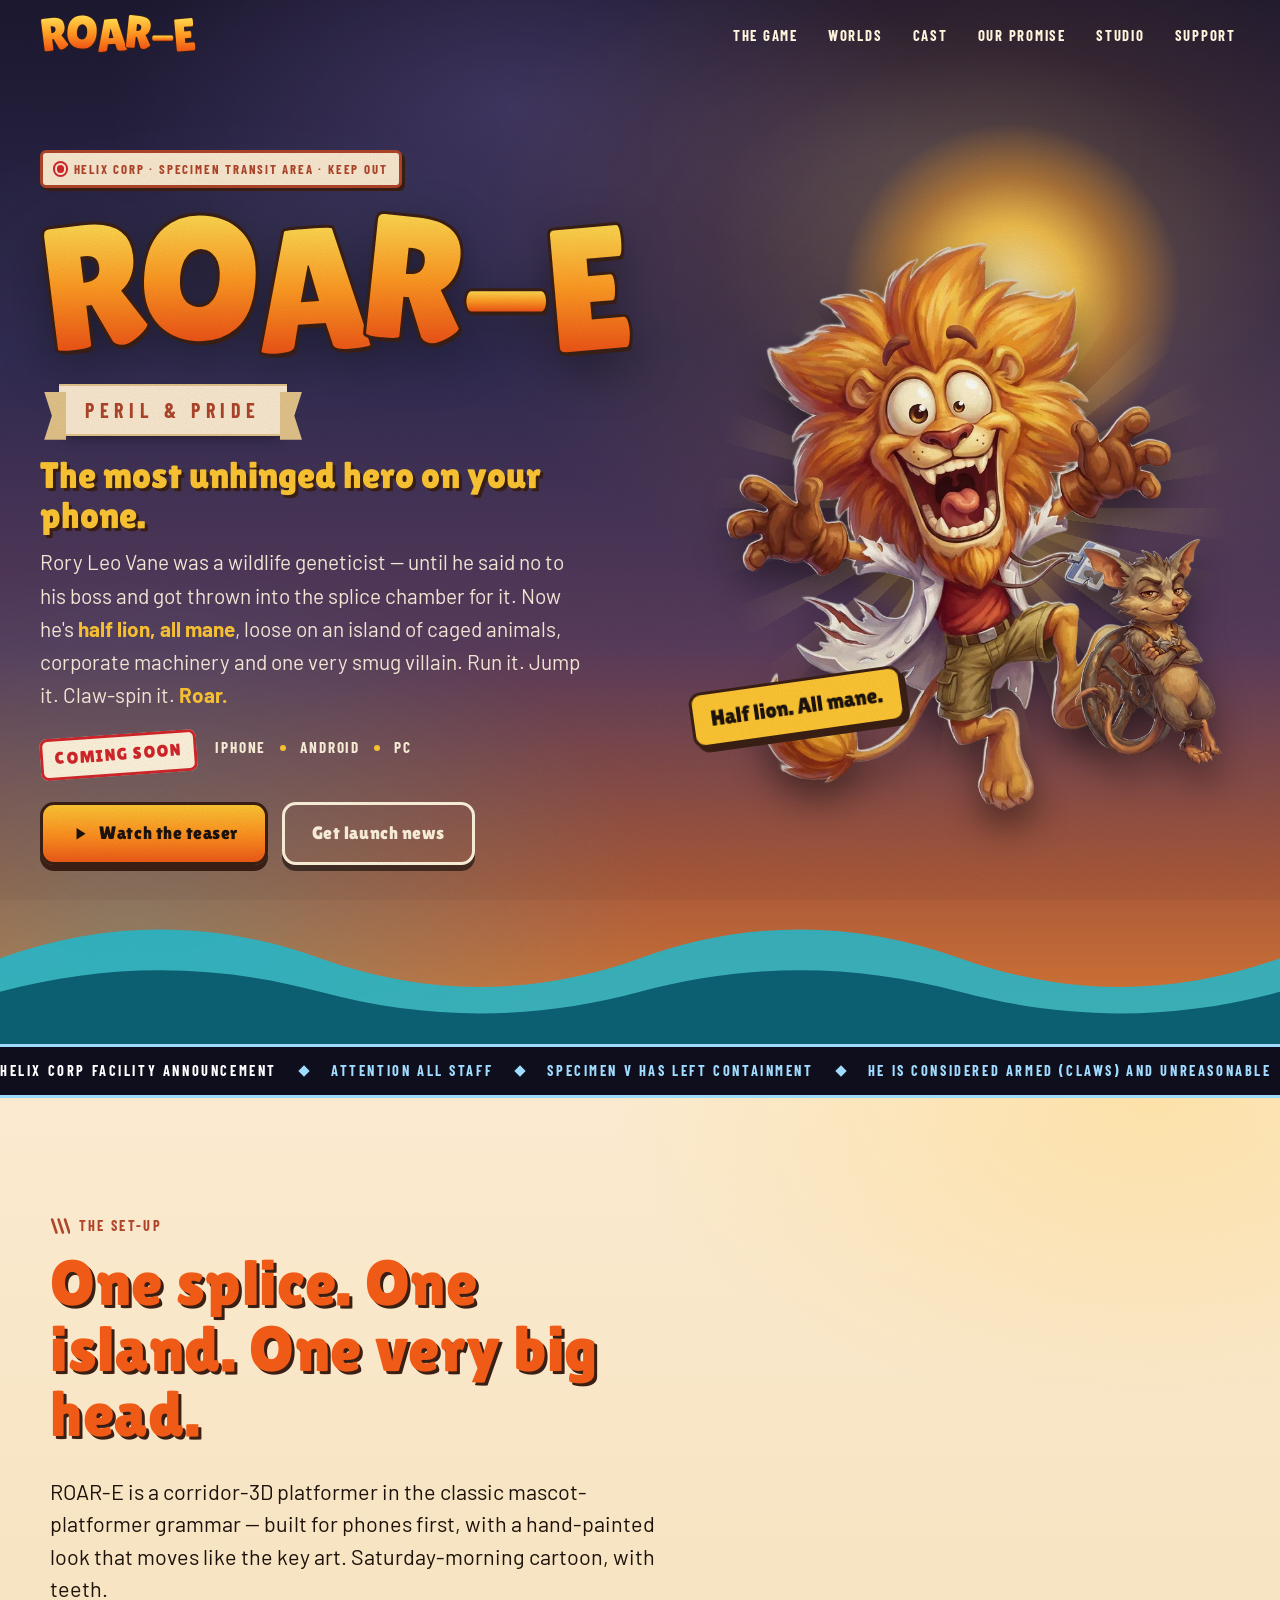
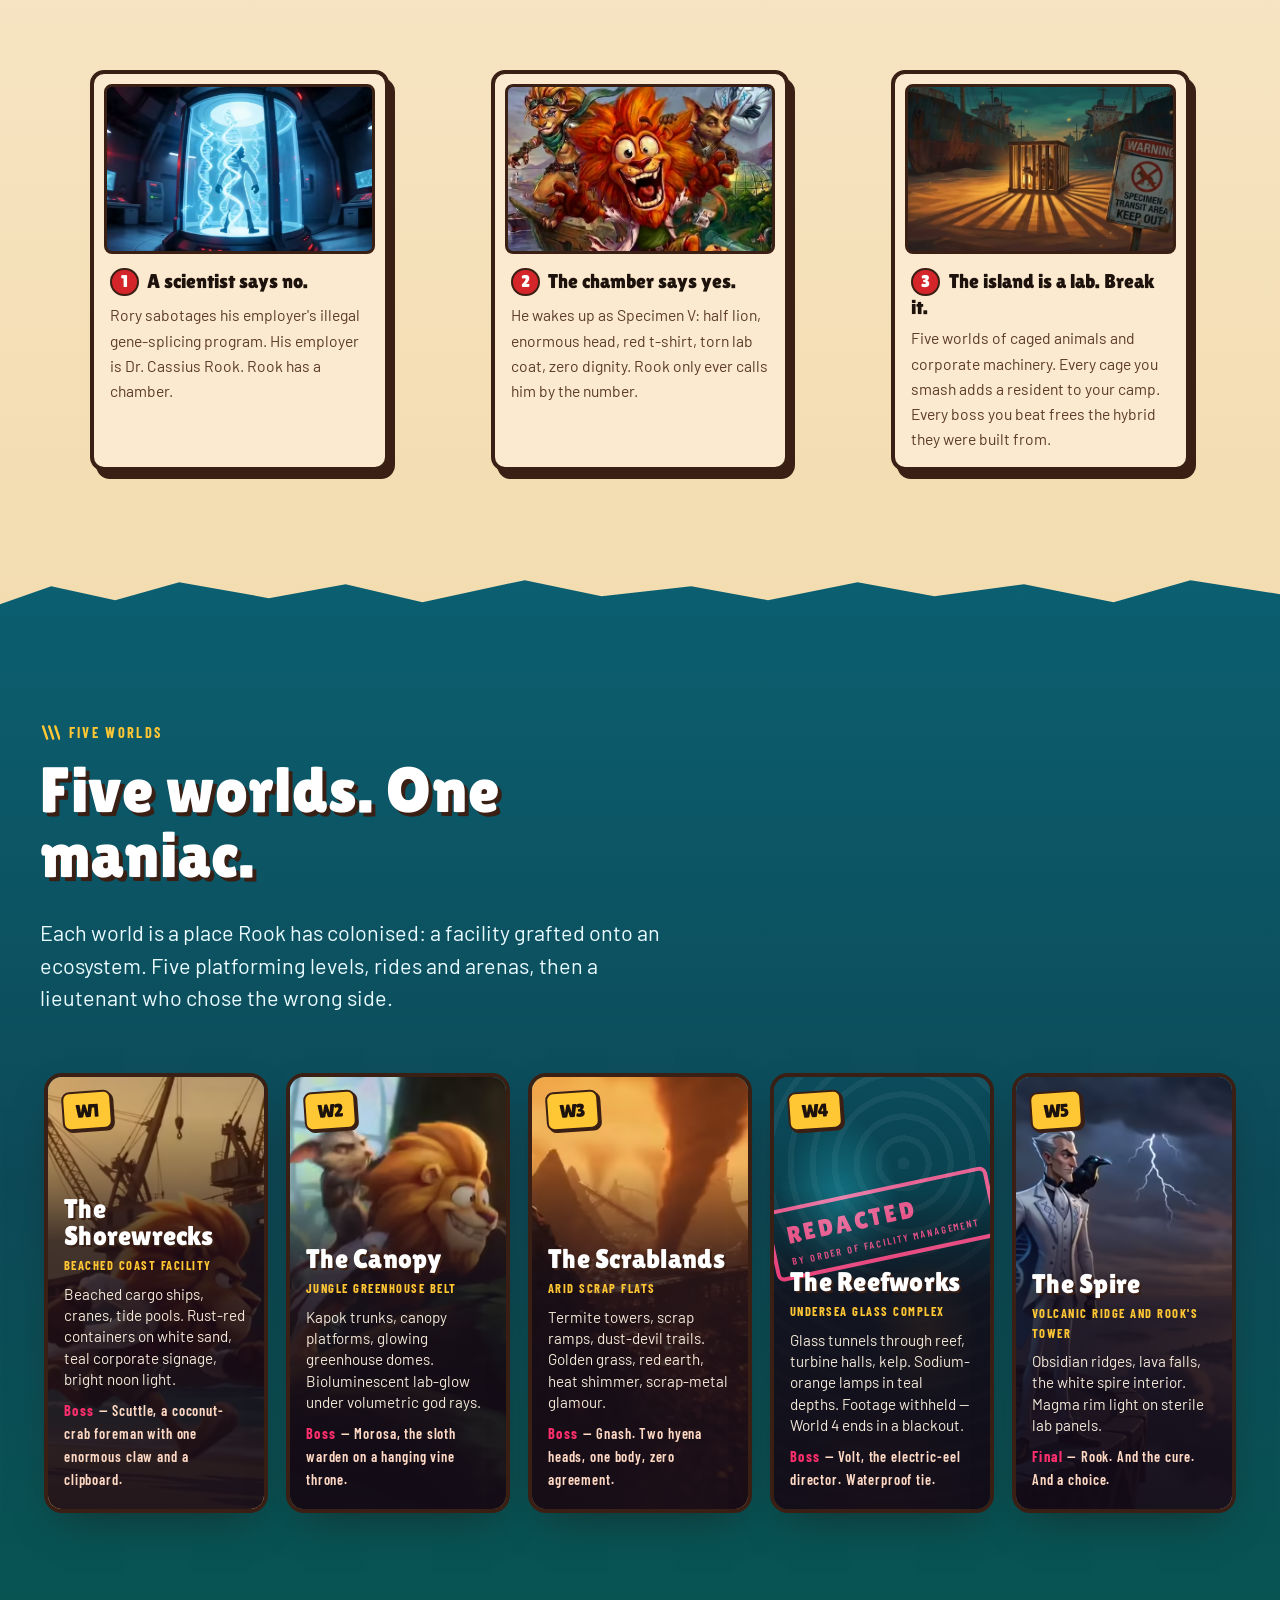
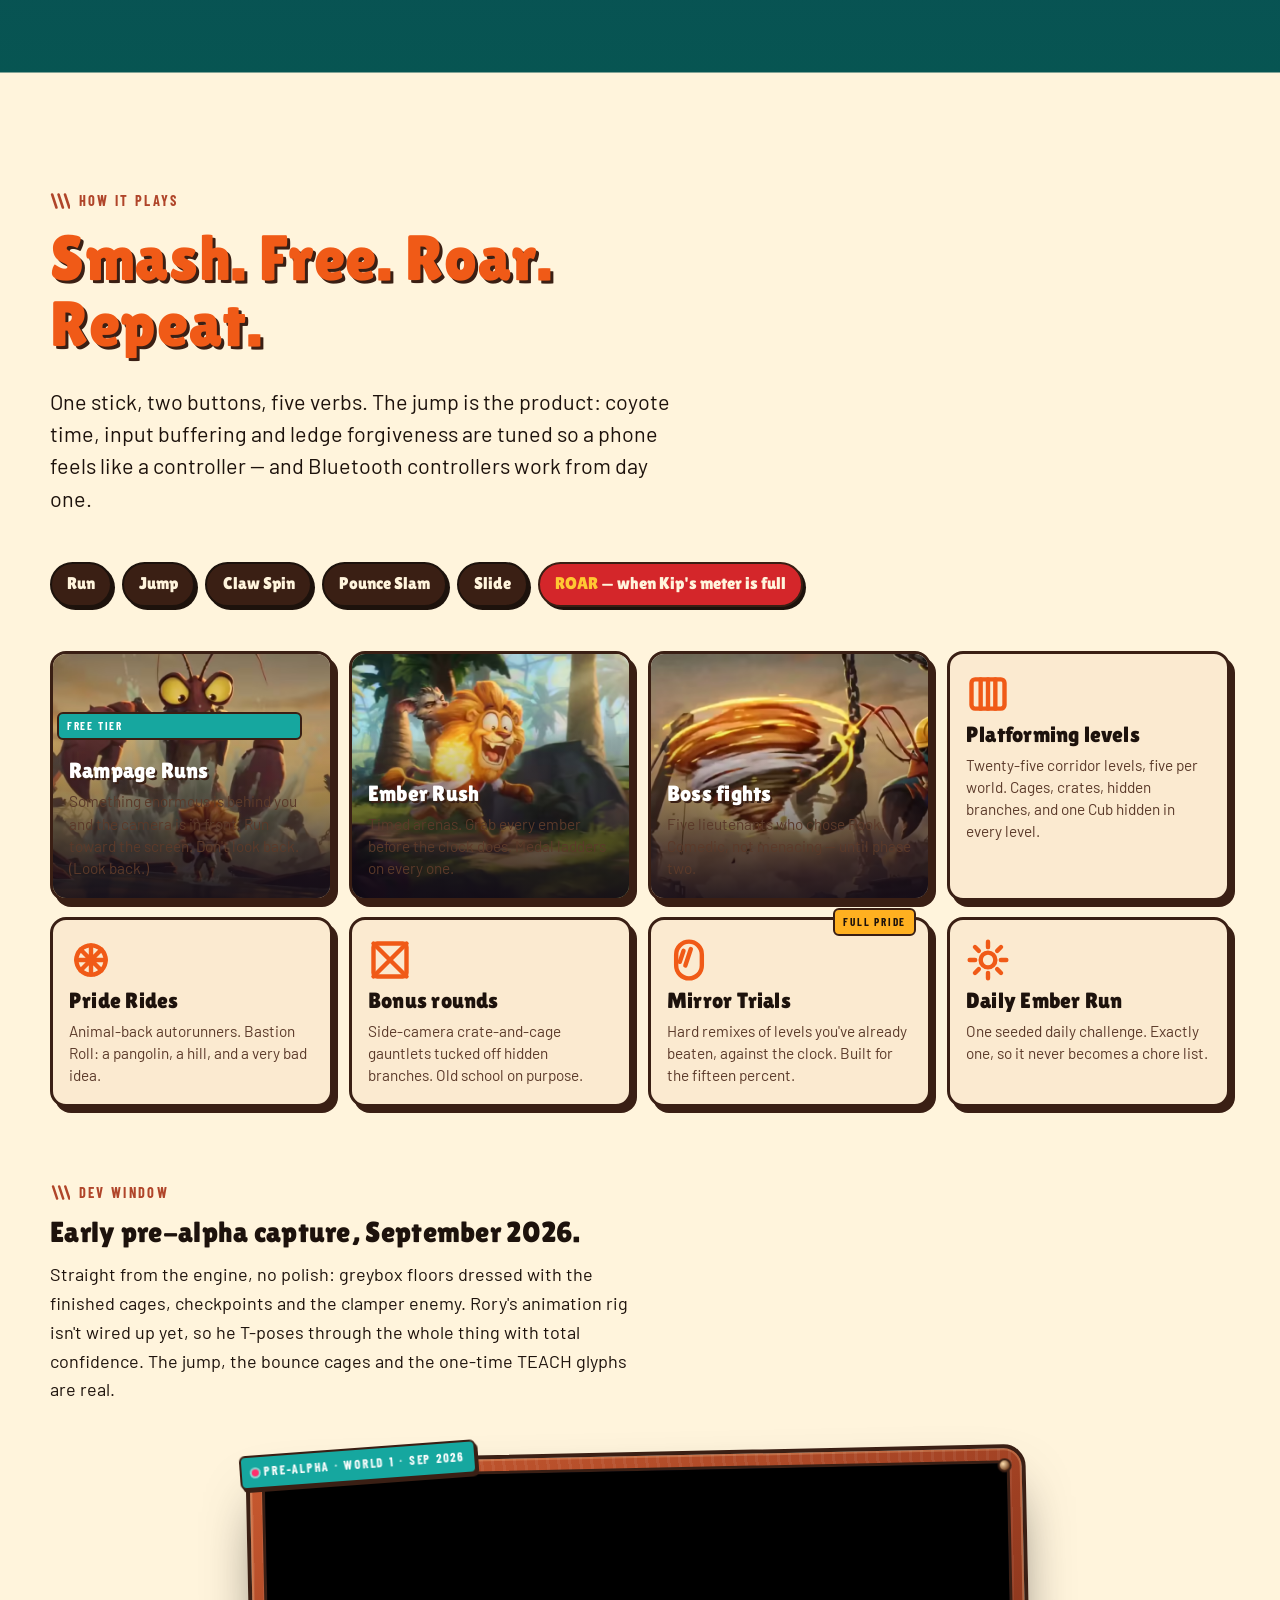
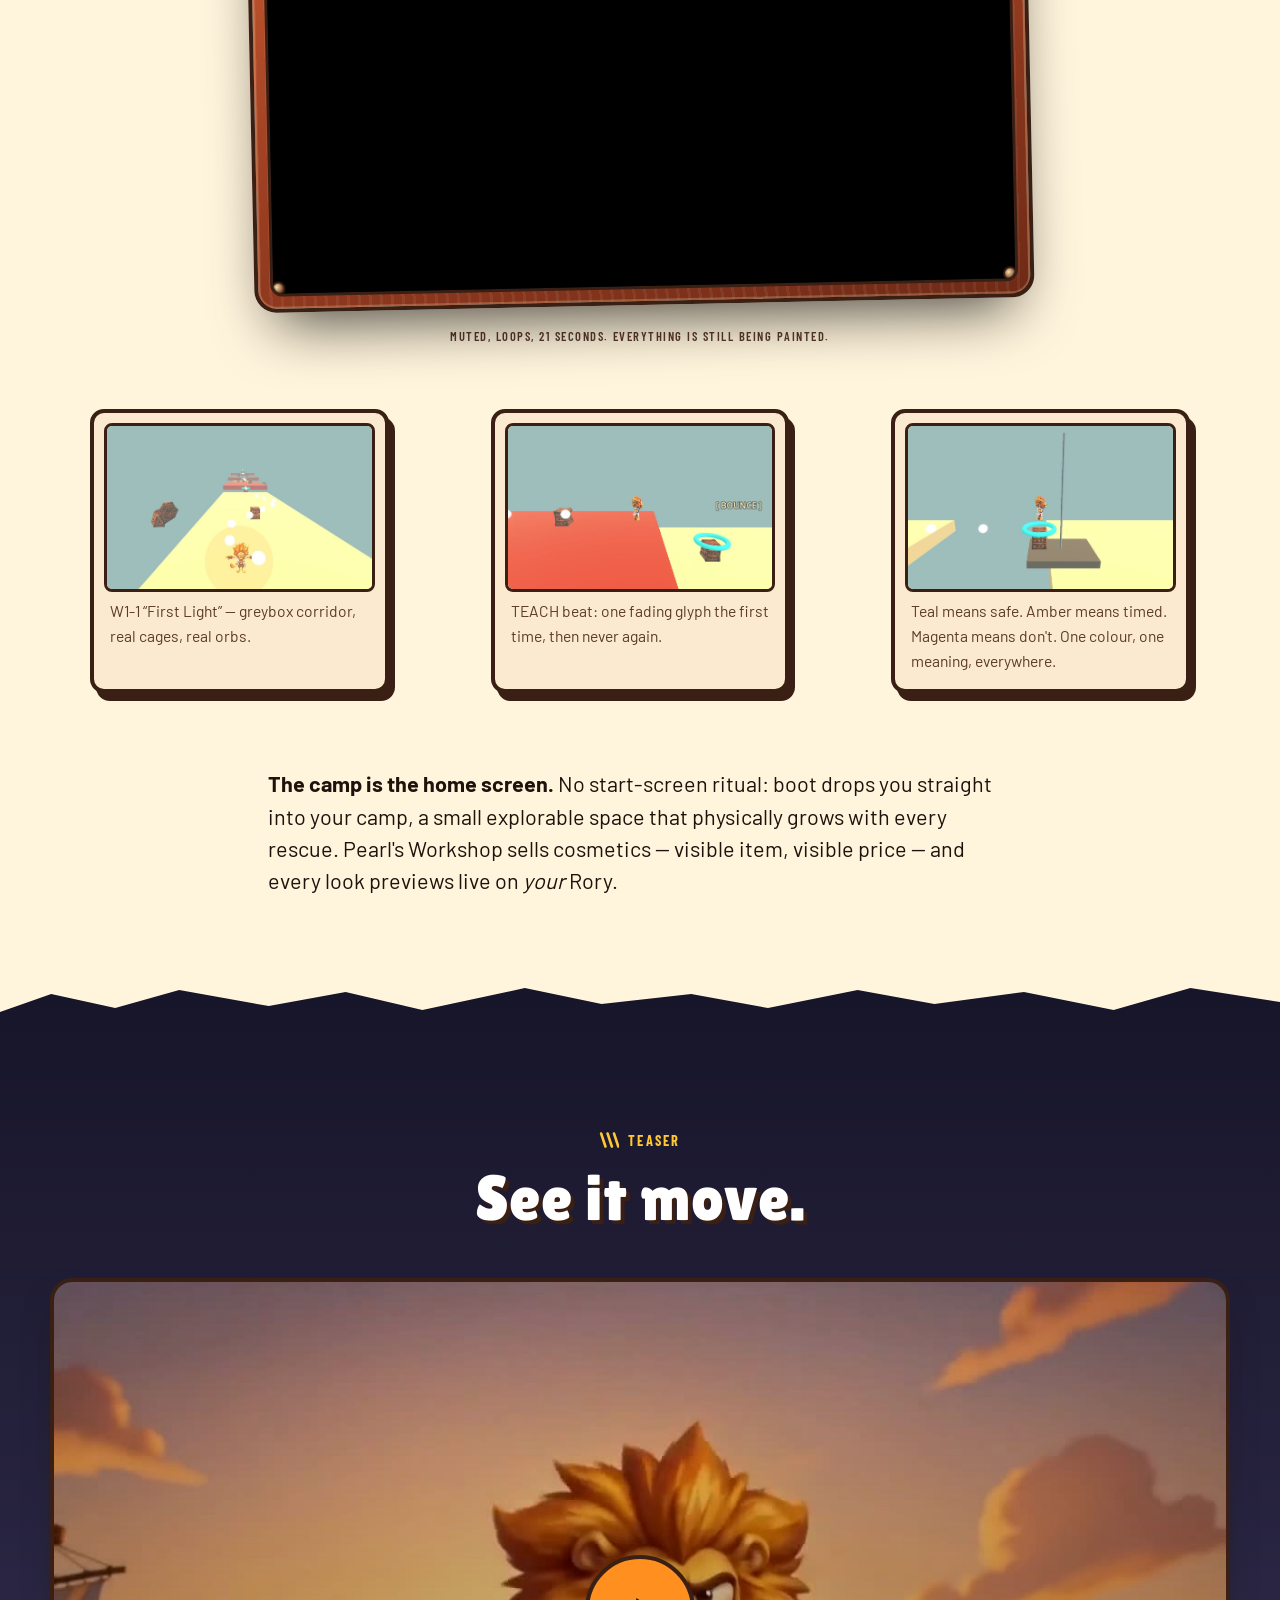
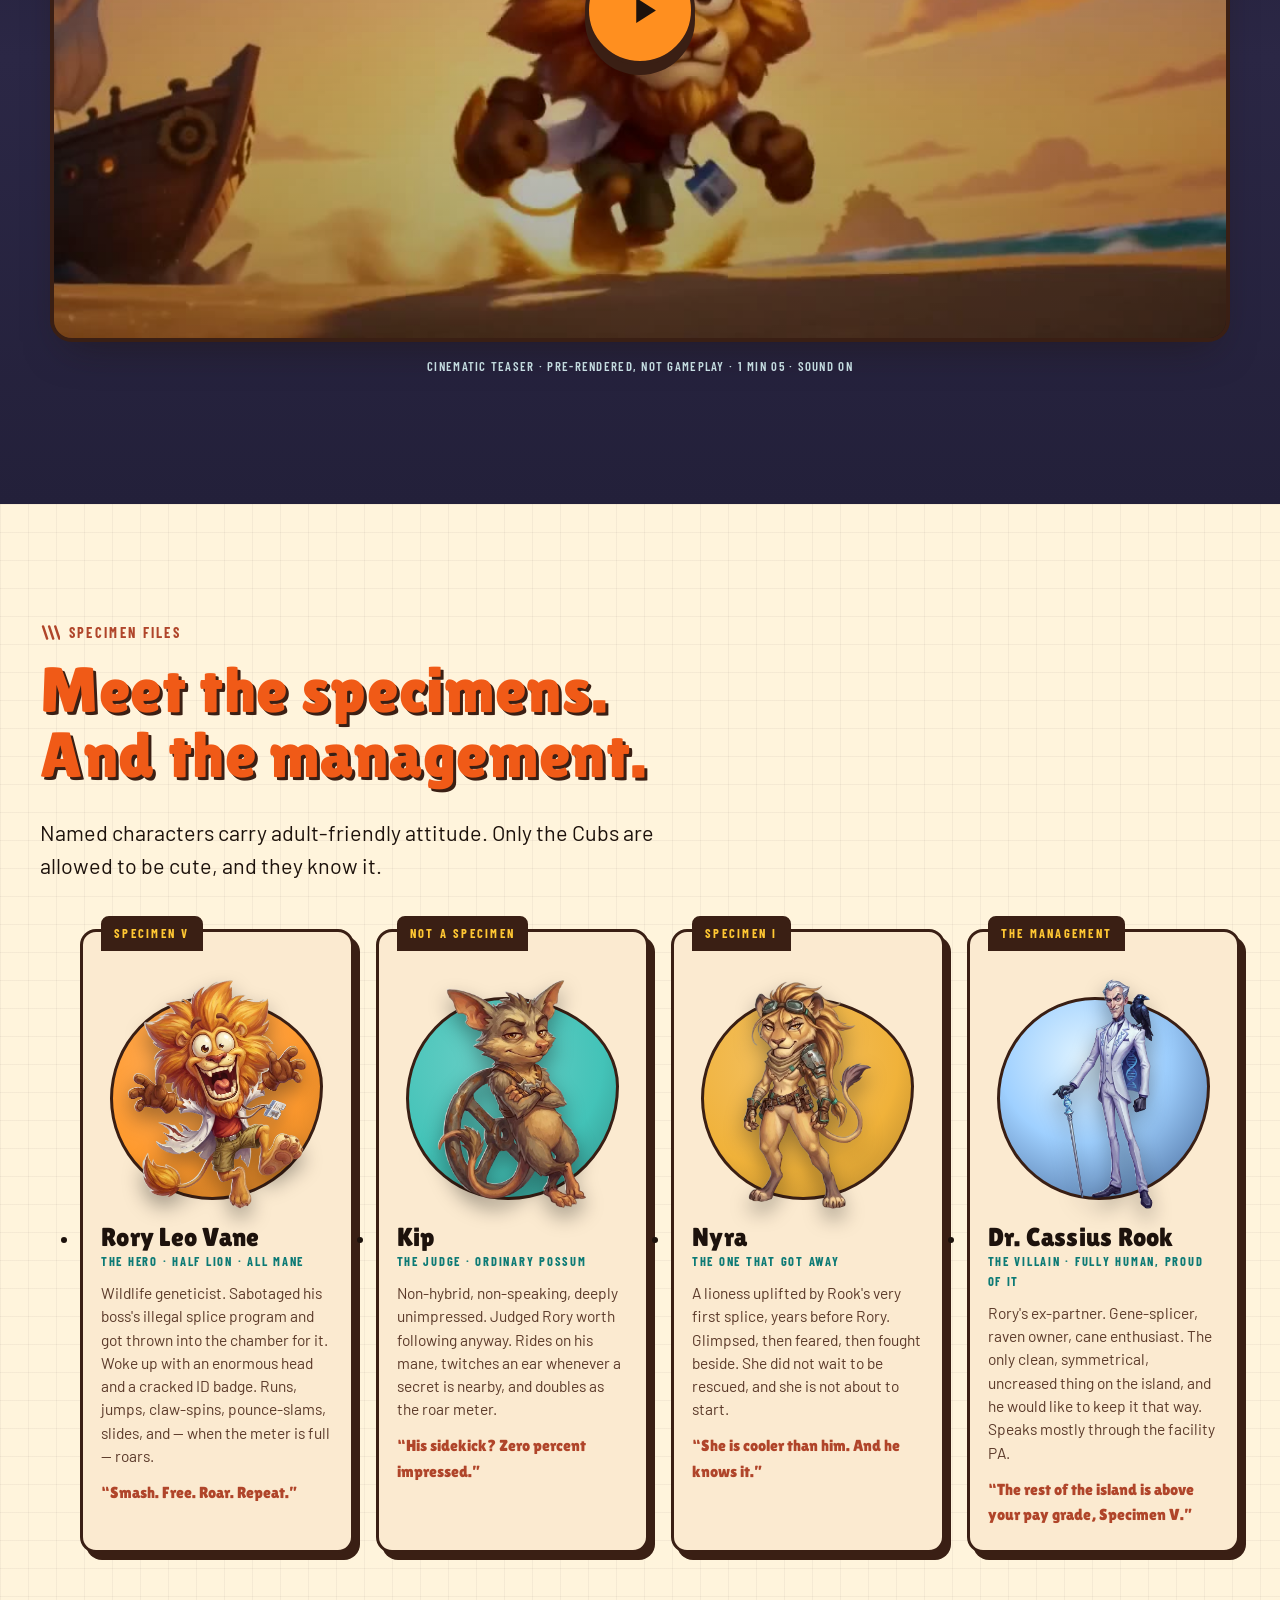
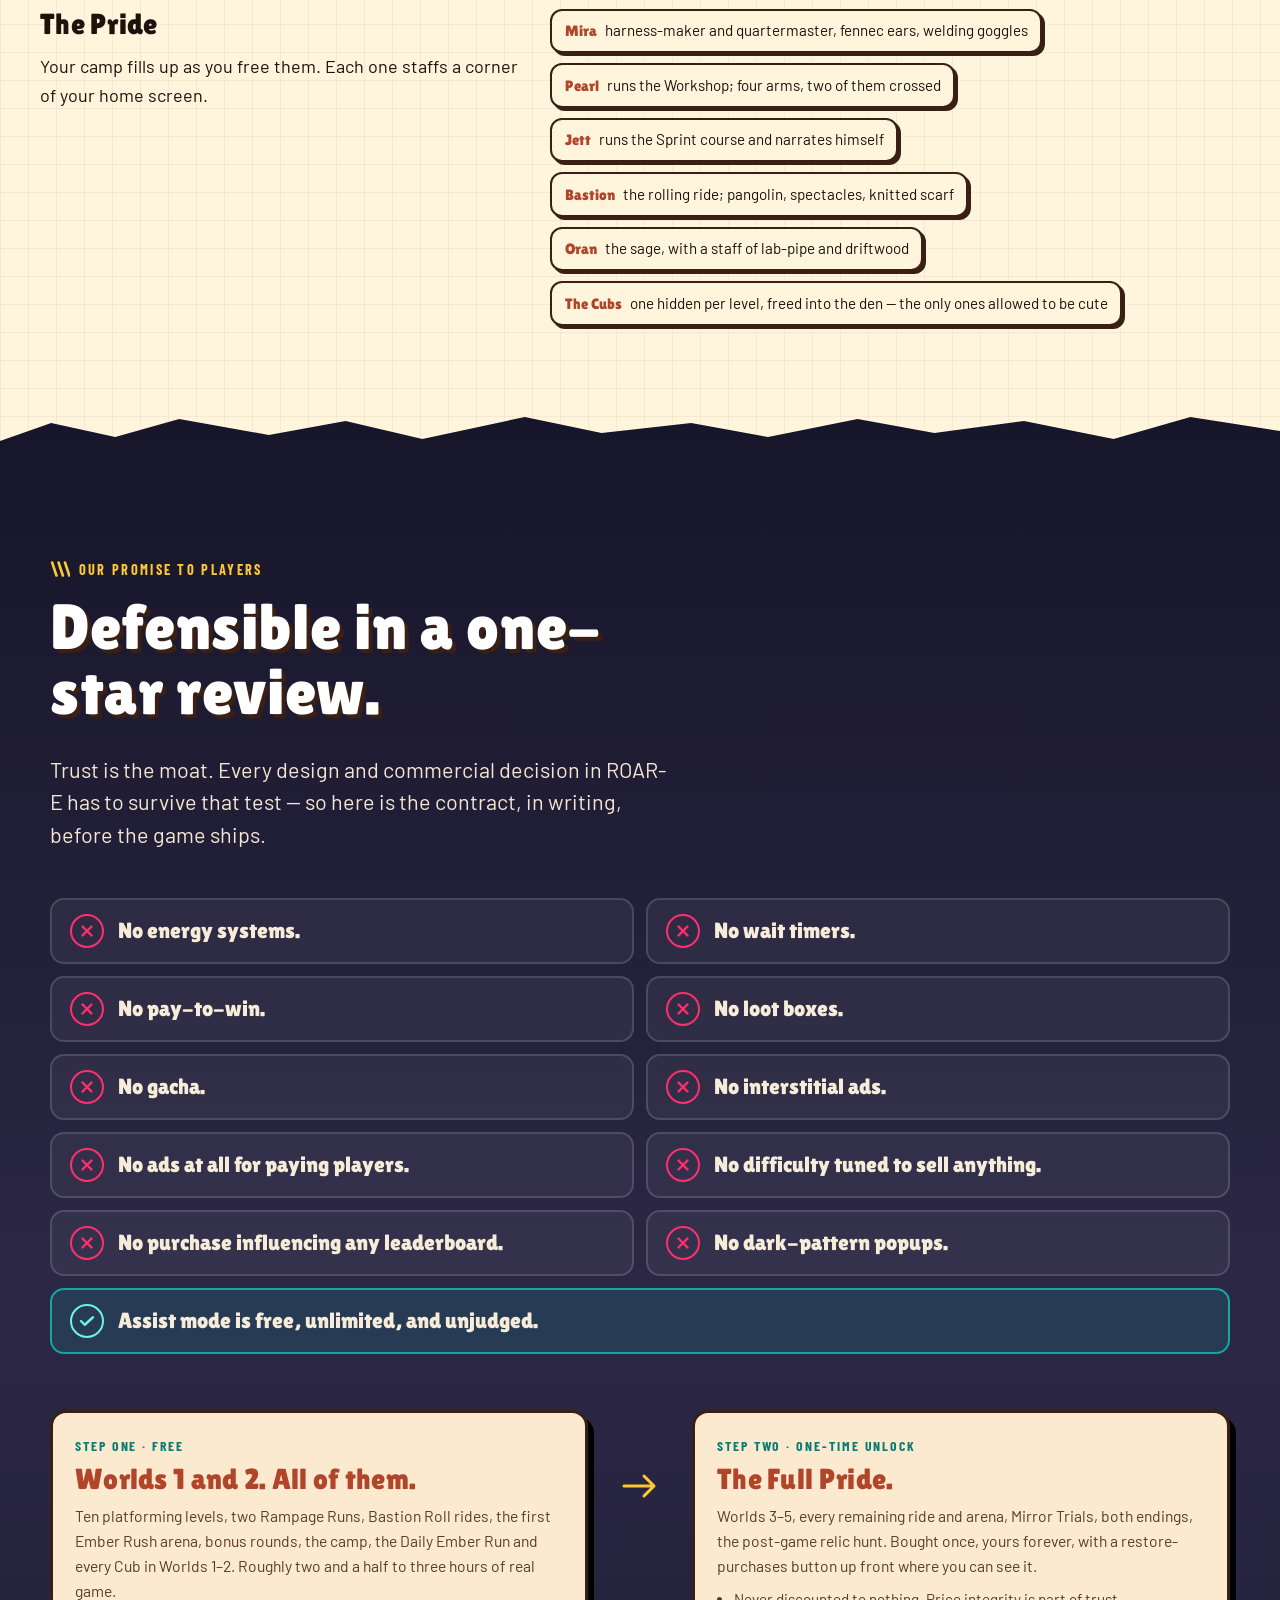
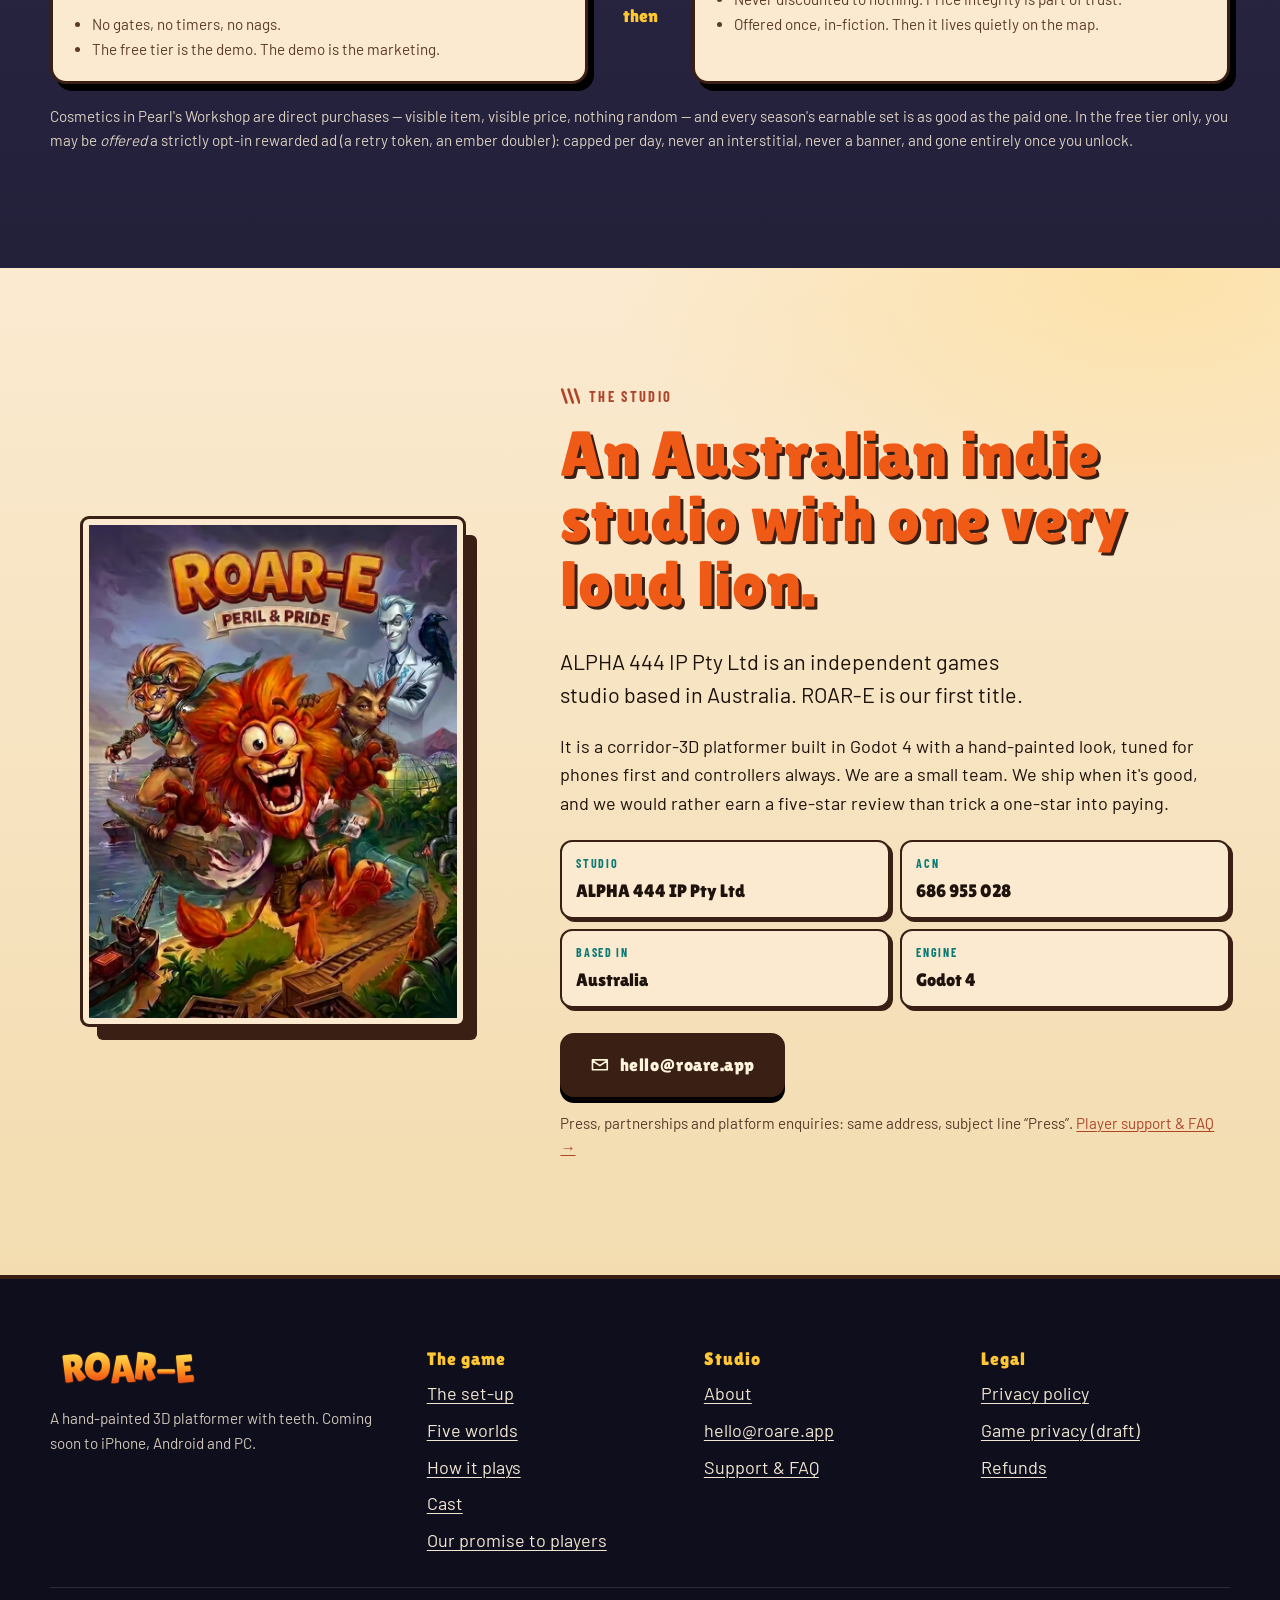
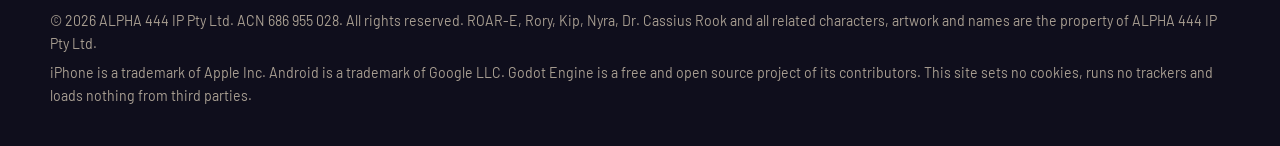
<file: index.html>
<!DOCTYPE html>
<html lang="en-AU">
<head>
<meta charset="utf-8">
<meta name="viewport" content="width=device-width, initial-scale=1">
<title>ROAR-E — Peril &amp; Pride | A hand-painted 3D platformer with teeth, coming soon to iPhone, Android and PC</title>
<meta name="description" content="ROAR-E is a hand-painted corridor-3D platformer from an Australian indie studio. Half lion, all mane: run, jump, claw-spin and roar across five worlds. Worlds 1–2 free, one-time unlock, no energy timers, no loot boxes. Coming soon to iPhone, Android and PC.">
<link rel="canonical" href="https://roare.app/">
<meta name="theme-color" content="#171529">
<meta name="color-scheme" content="light">
<meta name="robots" content="index,follow">

<meta property="og:type" content="website">
<meta property="og:site_name" content="ROAR-E">
<meta property="og:locale" content="en_AU">
<meta property="og:url" content="https://roare.app/">
<meta property="og:title" content="ROAR-E — Peril &amp; Pride">
<meta property="og:description" content="A hand-painted 3D platformer with teeth. Half lion, all mane. Worlds 1–2 free, one-time unlock, no energy timers, no loot boxes. Coming soon to iPhone, Android and PC.">
<meta property="og:image" content="https://roare.app/media/og.jpg">
<meta property="og:image:secure_url" content="https://roare.app/media/og.jpg">
<meta property="og:image:type" content="image/jpeg">
<meta property="og:image:width" content="1200">
<meta property="og:image:height" content="630">
<meta property="og:image:alt" content="ROAR-E key art: Rory the lion hero mid-leap, with Nyra, Kip and Dr. Rook behind him, and the ROAR-E wordmark.">
<meta name="twitter:card" content="summary_large_image">
<meta name="twitter:title" content="ROAR-E — Peril &amp; Pride">
<meta name="twitter:description" content="A hand-painted 3D platformer with teeth. Coming soon to iPhone, Android and PC.">
<meta name="twitter:image" content="https://roare.app/media/og.jpg">

<link rel="icon" href="favicon.svg" type="image/svg+xml">
<link rel="icon" href="favicon-32.png" sizes="32x32" type="image/png">
<link rel="apple-touch-icon" href="apple-touch-icon.png">
<link rel="preload" href="fonts/lilita-one-400.woff2" as="font" type="font/woff2" crossorigin>
<link rel="preload" href="fonts/barlow-400.woff2" as="font" type="font/woff2" crossorigin>
<link rel="preload" href="fonts/barlow-condensed-700.woff2" as="font" type="font/woff2" crossorigin>
<link rel="stylesheet" href="css/site.css">
<script>document.documentElement.classList.add("js");</script>
<script type="application/ld+json">
{
  "@context": "https://schema.org",
  "@graph": [
    {
      "@type": "Organization",
      "@id": "https://roare.app/#org",
      "name": "ALPHA 444 IP Pty Ltd",
      "legalName": "ALPHA 444 IP Pty Ltd",
      "identifier": "ACN 686 955 028",
      "url": "https://roare.app/",
      "email": "hello@roare.app",
      "logo": "https://roare.app/apple-touch-icon.png",
      "address": { "@type": "PostalAddress", "addressCountry": "AU" }
    },
    {
      "@type": "VideoGame",
      "name": "ROAR-E",
      "alternateName": "ROAR-E: Peril & Pride",
      "url": "https://roare.app/",
      "image": "https://roare.app/media/og.jpg",
      "description": "A hand-painted corridor-3D platformer. Half lion, all mane: run, jump, claw-spin and roar across five worlds.",
      "genre": ["Platformer", "Action", "Adventure"],
      "gamePlatform": ["iOS", "Android", "PC"],
      "applicationCategory": "GameApplication",
      "operatingSystem": ["iOS", "Android", "Windows"],
      "publisher": { "@id": "https://roare.app/#org" },
      "author": { "@id": "https://roare.app/#org" }
    }
  ]
}
</script>
</head>
<body>
<a class="skip" href="#main">Skip to content</a>

<svg xmlns="http://www.w3.org/2000/svg" width="0" height="0" style="position:absolute" aria-hidden="true" focusable="false">
<symbol id="wm" viewBox="-10 -780 3407 866"><defs><linearGradient id="wm-g" x1="0" y1="0" x2="0" y2="1"><stop offset="0" stop-color="#ffd84f"/><stop offset=".5" stop-color="#ff9a22"/><stop offset="1" stop-color="#ef5416"/></linearGradient></defs><g fill="#3a1f14" transform="translate(14 22)"><path d="M282.1154415115596 -7.768473449971758Q284.06535100604196 8.112264976289396 189.77346660011636 19.689852599778405Q94.48903604254946 31.389309566672566 92.66099589147225 16.501117292052733L13.202183991316083 -630.6389735780892Q8.936756972135932 -665.3780888855354 45.660964582864835 -669.887254591526L235.2372795463573 -693.1642991819092Q496.276917428025 -725.215936497463 521.2601328260803 -521.7439754109919Q528.8160321171995 -460.2061140092299 511.1493263197676 -407.15766910961963Q493.4826205223358 -354.1092242100093 453.4666701522721 -318.97058855094315L604.1200473741596 -125.89143397531413Q599.1045424027525 -101.09537158868122 559.2104613760939 -64.96418977797376Q504.89807404403604 -14.972544653088057 466.1887741300245 -10.219640260287306Q427.47947421601293 -5.466735867486555 405.20875571948363 -30.942510588745762L285.2200312594721 -236.8543995181114L254.45110055859112 -233.07644987255185ZM220.08394571833952 -512.9744646354045 238.36434722911164 -364.09254188920636 243.32707798731826 -364.70188860623205Q337.61896239324386 -376.27947622972107 327.9912842642372 -454.69062220938554Q323.6039879016519 -490.4222836684731 303.10917058669736 -505.537258469201Q282.61435327174286 -520.652233269929 240.92741490280727 -515.5337208469127Z"/><path d="M871.169413133171 -31.4115839073913Q731.2040580512808 -43.65696576343727 651.0591556029458 -143.0201612210456Q570.914253154611 -242.38335667865394 586.2972417495725 -418.21172089184705Q601.6802303445343 -594.0400851050401 698.7708284137824 -676.8933636554735Q795.8614264830305 -759.7466422059069 936.8229762630125 -747.4141046071134Q1077.7845260429945 -735.0815670083197 1156.653025801061 -638.3395919100622Q1235.5215255591274 -541.5976168118048 1219.7027582504275 -360.78827910815295Q1203.8839909417275 -179.97894140450114 1107.5093795783944 -99.57257172792323Q1011.1347682150613 -19.16620205134533 871.169413133171 -31.4115839073913ZM917.5985869102328 -556.3626119303674Q869.781241401829 -560.5460875822549 833.5700610329503 -519.546082505517Q797.3588806640716 -478.5460774287791 790.4299991156328 -399.3485989304853Q783.5011175671939 -320.15112043219153 810.6790341412625 -275.111017738115Q837.8569507153312 -230.07091504403843 888.1647829689643 -225.6695500352817Q938.4726152225976 -221.26818502652495 973.6004451506368 -261.3591511479188Q1008.728275078676 -301.4501172693126 1015.7007344984887 -381.14569311665224Q1022.6731939183014 -460.84126896399187 994.044563168469 -506.5102026212358Q965.4159324186365 -552.1791362784797 917.5985869102328 -556.3626119303674Z"/><path d="M1759.979505747462 12.683200183452179Q1673.1914333748573 18.75201339919108 1664.2553037582031 -8.691484691875118L1622.3371049866369 -135.0752835418363L1463.7244209953246 -123.98400421652039L1443.4448662820614 1.736875754277449Q1439.6219326665703 33.07990015479675 1349.841168143186 39.35798279176803Q1301.9580937307146 42.70629353148605 1278.630459969146 38.824090151171895Q1255.3028262075773 34.94188677085774 1255.0935567863448 31.94919462007827L1384.437260957561 -655.7485632585328Q1383.879209167608 -663.7290756606114 1520.5454840532038 -673.2857125635567Q1657.2117589388 -682.8423494665018 1657.7698107287529 -674.8618370644232L1877.6432806222192 -10.581280945996092Q1878.1315759384283 -3.5983325941773217 1832.5226555214529 3.6007213990917393Q1786.9137351044774 10.7997753923608 1759.979505747462 12.683200183452179ZM1479.8044500863164 -252.41855044312118 1584.548675363598 -259.7429801862543 1525.2187030368718 -463.09969727155226 1519.2333187353129 -462.68115842908753Z"/><path d="M2042.5837062130397 -58.2979939660022Q2040.9112508007572 -42.38564364010983 1946.4316707407713 -52.31584765053691Q1850.9575687854172 -62.35058012423164 1852.5254957344318 -77.26840855475574L1920.678053784942 -725.6966843348698Q1924.33654999931 -760.5049506727594 1961.133860127936 -756.6373975318562L2151.087542143276 -736.6724610477345Q2412.646800625132 -709.1814752083416 2391.218465655263 -505.3044866578456Q2384.7377009326683 -443.6441291450127 2355.5904880488133 -395.92945654733853Q2326.4432751649583 -348.21478394966437 2279.5484578707246 -322.97837947239304L2382.90723940092 -100.95819507333125Q2372.44238111955 -77.92589729063393 2325.4430353620487 -51.694970917994205Q2261.2769977194434 -15.202237213217671 2222.4906438000808 -19.27884728065615Q2183.704289880718 -23.35545734809463 2167.7351708402152 -53.188111220491706L2097.1418461312137 -280.814081853303L2066.3116673747973 -284.0544642146002ZM2095.7886940162753 -564.5096387084533 2080.1094245261274 -415.33135440321234 2085.0820340029686 -414.80871208687404Q2179.5616140629545 -404.878508076447 2187.819362661099 -483.44573781054055Q2191.582387338735 -519.2485260437984 2175.0129803816058 -538.5864357831947Q2158.4435734244767 -557.9243455225911 2116.673653819009 -562.3145409798325Z"/><path d="M2851.0 -200.0H2456.0Q2438.0 -200.0 2430.0 -229.0Q2426.0 -244.0 2426.0 -258.0Q2426.0 -272.0 2430.0 -287.0Q2438.0 -316.0 2456.0 -316.0H2851.0Q2869.0 -316.0 2877.0 -287.0Q2881.0 -272.0 2881.0 -258.0Q2881.0 -244.0 2877.0 -229.0Q2869.0 -200.0 2851.0 -200.0Z"/><path d="M3249.260539689362 -412.35901887782006Q3268.1882389531047 -414.01497799002556 3274.289140945441 -344.2813491236033Q3276.1194115431417 -323.3612604636767 3274.120474070037 -294.5775107256975Q3272.1215365969324 -265.79376098771826 3260.1672002198316 -264.7478920747464L3133.65047356218 -253.67911274579382L3142.3660478369457 -154.0596429366192L3325.665872285827 -170.0962996021883Q3342.6011821533866 -171.5779472288985 3352.413203022834 -128.26831496934764Q3357.057746229315 -109.60208293384744 3358.9315946983897 -88.18389692487492Q3360.805443167464 -66.7657109159024 3357.791570232334 -32.372156724297106Q3354.7776972972038 2.0213974673081907 3340.8309715239193 3.2415778657754046L3000.1323847765425 33.0488418854745Q2962.2769862490563 36.36076010988551 2959.5751582238786 5.478724469041396L2903.5340156371344 -635.074466403951Q2901.2679663256954 -660.9755285543365 2924.1804443818055 -662.9801106375326L3280.8181462986504 -694.1818665411943Q3301.7382349585773 -696.012137138895 3309.451518191745 -607.8489063577755Q3317.1648014249126 -519.685675576656 3296.244712764986 -517.8554049789552L3111.948693618013 -501.7315925706384L3120.7514236355264 -401.1159280633721Z"/></g><g fill="url(#wm-g)" stroke="#3a1f14" stroke-width="34" stroke-linejoin="round" paint-order="stroke fill"><path d="M282.1154415115596 -7.768473449971758Q284.06535100604196 8.112264976289396 189.77346660011636 19.689852599778405Q94.48903604254946 31.389309566672566 92.66099589147225 16.501117292052733L13.202183991316083 -630.6389735780892Q8.936756972135932 -665.3780888855354 45.660964582864835 -669.887254591526L235.2372795463573 -693.1642991819092Q496.276917428025 -725.215936497463 521.2601328260803 -521.7439754109919Q528.8160321171995 -460.2061140092299 511.1493263197676 -407.15766910961963Q493.4826205223358 -354.1092242100093 453.4666701522721 -318.97058855094315L604.1200473741596 -125.89143397531413Q599.1045424027525 -101.09537158868122 559.2104613760939 -64.96418977797376Q504.89807404403604 -14.972544653088057 466.1887741300245 -10.219640260287306Q427.47947421601293 -5.466735867486555 405.20875571948363 -30.942510588745762L285.2200312594721 -236.8543995181114L254.45110055859112 -233.07644987255185ZM220.08394571833952 -512.9744646354045 238.36434722911164 -364.09254188920636 243.32707798731826 -364.70188860623205Q337.61896239324386 -376.27947622972107 327.9912842642372 -454.69062220938554Q323.6039879016519 -490.4222836684731 303.10917058669736 -505.537258469201Q282.61435327174286 -520.652233269929 240.92741490280727 -515.5337208469127Z"/><path d="M871.169413133171 -31.4115839073913Q731.2040580512808 -43.65696576343727 651.0591556029458 -143.0201612210456Q570.914253154611 -242.38335667865394 586.2972417495725 -418.21172089184705Q601.6802303445343 -594.0400851050401 698.7708284137824 -676.8933636554735Q795.8614264830305 -759.7466422059069 936.8229762630125 -747.4141046071134Q1077.7845260429945 -735.0815670083197 1156.653025801061 -638.3395919100622Q1235.5215255591274 -541.5976168118048 1219.7027582504275 -360.78827910815295Q1203.8839909417275 -179.97894140450114 1107.5093795783944 -99.57257172792323Q1011.1347682150613 -19.16620205134533 871.169413133171 -31.4115839073913ZM917.5985869102328 -556.3626119303674Q869.781241401829 -560.5460875822549 833.5700610329503 -519.546082505517Q797.3588806640716 -478.5460774287791 790.4299991156328 -399.3485989304853Q783.5011175671939 -320.15112043219153 810.6790341412625 -275.111017738115Q837.8569507153312 -230.07091504403843 888.1647829689643 -225.6695500352817Q938.4726152225976 -221.26818502652495 973.6004451506368 -261.3591511479188Q1008.728275078676 -301.4501172693126 1015.7007344984887 -381.14569311665224Q1022.6731939183014 -460.84126896399187 994.044563168469 -506.5102026212358Q965.4159324186365 -552.1791362784797 917.5985869102328 -556.3626119303674Z"/><path d="M1759.979505747462 12.683200183452179Q1673.1914333748573 18.75201339919108 1664.2553037582031 -8.691484691875118L1622.3371049866369 -135.0752835418363L1463.7244209953246 -123.98400421652039L1443.4448662820614 1.736875754277449Q1439.6219326665703 33.07990015479675 1349.841168143186 39.35798279176803Q1301.9580937307146 42.70629353148605 1278.630459969146 38.824090151171895Q1255.3028262075773 34.94188677085774 1255.0935567863448 31.94919462007827L1384.437260957561 -655.7485632585328Q1383.879209167608 -663.7290756606114 1520.5454840532038 -673.2857125635567Q1657.2117589388 -682.8423494665018 1657.7698107287529 -674.8618370644232L1877.6432806222192 -10.581280945996092Q1878.1315759384283 -3.5983325941773217 1832.5226555214529 3.6007213990917393Q1786.9137351044774 10.7997753923608 1759.979505747462 12.683200183452179ZM1479.8044500863164 -252.41855044312118 1584.548675363598 -259.7429801862543 1525.2187030368718 -463.09969727155226 1519.2333187353129 -462.68115842908753Z"/><path d="M2042.5837062130397 -58.2979939660022Q2040.9112508007572 -42.38564364010983 1946.4316707407713 -52.31584765053691Q1850.9575687854172 -62.35058012423164 1852.5254957344318 -77.26840855475574L1920.678053784942 -725.6966843348698Q1924.33654999931 -760.5049506727594 1961.133860127936 -756.6373975318562L2151.087542143276 -736.6724610477345Q2412.646800625132 -709.1814752083416 2391.218465655263 -505.3044866578456Q2384.7377009326683 -443.6441291450127 2355.5904880488133 -395.92945654733853Q2326.4432751649583 -348.21478394966437 2279.5484578707246 -322.97837947239304L2382.90723940092 -100.95819507333125Q2372.44238111955 -77.92589729063393 2325.4430353620487 -51.694970917994205Q2261.2769977194434 -15.202237213217671 2222.4906438000808 -19.27884728065615Q2183.704289880718 -23.35545734809463 2167.7351708402152 -53.188111220491706L2097.1418461312137 -280.814081853303L2066.3116673747973 -284.0544642146002ZM2095.7886940162753 -564.5096387084533 2080.1094245261274 -415.33135440321234 2085.0820340029686 -414.80871208687404Q2179.5616140629545 -404.878508076447 2187.819362661099 -483.44573781054055Q2191.582387338735 -519.2485260437984 2175.0129803816058 -538.5864357831947Q2158.4435734244767 -557.9243455225911 2116.673653819009 -562.3145409798325Z"/><path d="M2851.0 -200.0H2456.0Q2438.0 -200.0 2430.0 -229.0Q2426.0 -244.0 2426.0 -258.0Q2426.0 -272.0 2430.0 -287.0Q2438.0 -316.0 2456.0 -316.0H2851.0Q2869.0 -316.0 2877.0 -287.0Q2881.0 -272.0 2881.0 -258.0Q2881.0 -244.0 2877.0 -229.0Q2869.0 -200.0 2851.0 -200.0Z"/><path d="M3249.260539689362 -412.35901887782006Q3268.1882389531047 -414.01497799002556 3274.289140945441 -344.2813491236033Q3276.1194115431417 -323.3612604636767 3274.120474070037 -294.5775107256975Q3272.1215365969324 -265.79376098771826 3260.1672002198316 -264.7478920747464L3133.65047356218 -253.67911274579382L3142.3660478369457 -154.0596429366192L3325.665872285827 -170.0962996021883Q3342.6011821533866 -171.5779472288985 3352.413203022834 -128.26831496934764Q3357.057746229315 -109.60208293384744 3358.9315946983897 -88.18389692487492Q3360.805443167464 -66.7657109159024 3357.791570232334 -32.372156724297106Q3354.7776972972038 2.0213974673081907 3340.8309715239193 3.2415778657754046L3000.1323847765425 33.0488418854745Q2962.2769862490563 36.36076010988551 2959.5751582238786 5.478724469041396L2903.5340156371344 -635.074466403951Q2901.2679663256954 -660.9755285543365 2924.1804443818055 -662.9801106375326L3280.8181462986504 -694.1818665411943Q3301.7382349585773 -696.012137138895 3309.451518191745 -607.8489063577755Q3317.1648014249126 -519.685675576656 3296.244712764986 -517.8554049789552L3111.948693618013 -501.7315925706384L3120.7514236355264 -401.1159280633721Z"/></g></symbol>
</svg>

<header class="top">
  <div class="wrap--wide top__row">
    <a class="brand" href="#main" aria-label="ROAR-E home">
      <svg class="wordmark wordmark--sm" viewBox="0 0 3407 866" role="img" aria-label="ROAR-E"><use href="#wm"/></svg>
    </a>
    <nav aria-label="Site">
      <ul class="nav">
        <li><a href="#game">The game</a></li>
        <li><a href="#worlds">Worlds</a></li>
        <li><a href="#cast">Cast</a></li>
        <li><a href="#promise">Our promise</a></li>
        <li><a href="#studio">Studio</a></li>
        <li><a href="support.html">Support</a></li>
      </ul>
    </nav>
  </div>
</header>

<main id="main">

<!-- ============================== HERO ============================== -->
<section class="hero" aria-labelledby="hero-title">
  <div class="hero__clouds" aria-hidden="true"></div>
  <div class="hero__sun" aria-hidden="true"></div>
  <div class="wrap--wide hero__grid">
    <div class="hero__copy">
      <p class="sign"><i class="sign__dot" aria-hidden="true"></i>Helix Corp · Specimen transit area · Keep out</p>
      <h1 id="hero-title">
        <svg class="wordmark" viewBox="0 0 3407 866" role="img" aria-label="ROAR-E"><use href="#wm"/></svg>
      </h1>
      <p class="ribbon">Peril &amp; Pride</p>
      <p class="hero__tag">The most unhinged hero on your phone.</p>
      <p class="hero__lead">Rory Leo Vane was a wildlife geneticist — until he said no to his boss and got thrown into the splice chamber for it. Now he's <strong>half lion, all mane</strong>, loose on an island of caged animals, corporate machinery and one very smug villain. Run it. Jump it. Claw-spin it. <strong>Roar.</strong></p>
      <div class="launch">
        <span class="stamp">Coming soon</span>
        <p class="platforms" aria-label="Platforms"><span>iPhone</span><i aria-hidden="true"></i><span>Android</span><i aria-hidden="true"></i><span>PC</span></p>
      </div>
      <div class="cta">
        <a class="btn btn--primary" href="#teaser"><svg viewBox="0 0 24 24" aria-hidden="true"><path d="M8 5v14l11-7z" fill="currentColor"/></svg>Watch the teaser</a>
        <a class="btn btn--ghost" href="mailto:hello@roare.app?subject=ROAR-E%20launch%20news" data-site-href="mailto:CONTACT_EMAIL?subject=ROAR-E%20launch%20news">Get launch news</a>
      </div>
    </div>

    <div class="hero__stage">
      <div class="burst" aria-hidden="true"></div>
      <div class="cutout cutout--rory"><img src="media/rory-cut.webp" width="720" height="917" alt="Rory, the lion hero: enormous amber mane, red t-shirt, torn lab coat, leaping straight at you with a huge fanged grin" fetchpriority="high" decoding="async"></div>
      <div class="cutout cutout--kip" aria-hidden="true"><img src="media/kip-cut.webp" width="480" height="729" alt="" decoding="async"></div>
      <p class="hero__sticker" aria-hidden="true">Half lion. All mane.</p>
    </div>
  </div>
  <div class="hero__sea" aria-hidden="true">
    <svg viewBox="0 0 1440 160" preserveAspectRatio="none">
      <path d="M0 70c120-40 240-40 360 0s240 40 360 0 240-40 360 0 240 40 360 0v90H0z" fill="#21b8cc" opacity=".85"/>
      <path d="M0 105c120-30 240-30 360 0s240 30 360 0 240-30 360 0 240 30 360 0v55H0z" fill="#0b5f70"/>
    </svg>
  </div>
</section>

<!-- Helix Corp PA ticker (decorative) -->
<div class="ticker" aria-hidden="true">
  <div class="ticker__track">
    <div class="ticker__item"><b>Helix Corp facility announcement</b><i></i>Attention all staff<i></i>Specimen V has left containment<i></i>He is considered armed (claws) and unreasonable<i></i>Do not engage<i></i>Do not feed<i></i>Report sightings to Dr. Rook<i></i>The rest of the island is above your pay grade<i></i>Coming soon to iPhone, Android and PC<i></i></div>
    <div class="ticker__item"><b>Helix Corp facility announcement</b><i></i>Attention all staff<i></i>Specimen V has left containment<i></i>He is considered armed (claws) and unreasonable<i></i>Do not engage<i></i>Do not feed<i></i>Report sightings to Dr. Rook<i></i>The rest of the island is above your pay grade<i></i>Coming soon to iPhone, Android and PC<i></i></div>
  </div>
</div>

<!-- ============================== THE SET-UP ============================== -->
<section id="game" class="sec sec--sand" aria-labelledby="game-title">
  <div class="wrap">
    <div class="sec__head" data-reveal>
      <p class="eyebrow">The set-up</p>
      <h2 id="game-title" class="h-pop">One splice. One island. One very big head.</h2>
      <p class="lead">ROAR-E is a corridor-3D platformer in the classic mascot-platformer grammar — built for phones first, with a hand-painted look that moves like the key art. Saturday-morning cartoon, with teeth.</p>
    </div>
    <div class="strip">
      <figure class="panel" data-reveal="pop">
        <div class="panel__img">
          <picture>
            <source srcset="media/story-chamber.avif" type="image/avif">
            <source srcset="media/story-chamber.webp" type="image/webp">
            <img src="media/story-chamber.webp" width="1000" height="563" alt="A glowing splice chamber in Dr. Rook's laboratory, a silhouette standing inside it" loading="lazy" decoding="async">
          </picture>
        </div>
        <figcaption><p class="panel__cap">A scientist says no.</p><p class="panel__sub">Rory sabotages his employer's illegal gene-splicing program. His employer is Dr. Cassius Rook. Rook has a chamber.</p></figcaption>
      </figure>
      <figure class="panel" data-reveal="pop" data-delay="1">
        <div class="panel__img">
          <picture>
            <source srcset="media/key-art.avif" type="image/avif">
            <source srcset="media/key-art.webp" type="image/webp">
            <img src="media/key-art.jpg" width="1280" height="720" alt="Rory mid-leap, mouth open, enormous mane, torn lab coat flying" loading="lazy" decoding="async">
          </picture>
        </div>
        <figcaption><p class="panel__cap">The chamber says yes.</p><p class="panel__sub">He wakes up as Specimen V: half lion, enormous head, red t-shirt, torn lab coat, zero dignity. Rook only ever calls him by the number.</p></figcaption>
      </figure>
      <figure class="panel" data-reveal="pop" data-delay="2">
        <div class="panel__img">
          <picture>
            <source srcset="media/story-cages.avif" type="image/avif">
            <source srcset="media/story-cages.webp" type="image/webp">
            <img src="media/story-cages.webp" width="1280" height="720" alt="A wooden slat cage on a beach between beached cargo ships, next to a rusted 'Specimen transit area — keep out' warning sign" loading="lazy" decoding="async">
          </picture>
        </div>
        <figcaption><p class="panel__cap">The island is a lab. Break it.</p><p class="panel__sub">Five worlds of caged animals and corporate machinery. Every cage you smash adds a resident to your camp. Every boss you beat frees the hybrid they were built from.</p></figcaption>
      </figure>
    </div>
  </div>
</section>

<!-- ============================== FIVE WORLDS ============================== -->
<section id="worlds" class="sec sec--sea sec--torn" aria-labelledby="worlds-title">
  <div class="wrap--wide">
    <div class="sec__head" data-reveal>
      <p class="eyebrow">Five worlds</p>
      <h2 id="worlds-title" class="h-pop">Five worlds. One maniac.</h2>
      <p class="lead">Each world is a place Rook has colonised: a facility grafted onto an ecosystem. Five platforming levels, rides and arenas, then a lieutenant who chose the wrong side.</p>
    </div>
    <ul class="worlds" role="list">
      <li class="world" data-reveal data-delay="1">
        <span class="world__num">W1</span>
        <div class="world__img"><picture><source srcset="media/w1-shorewrecks.avif" type="image/avif"><source srcset="media/w1-shorewrecks.webp" type="image/webp"><img src="media/w1-shorewrecks.webp" width="1000" height="563" alt="Rory sprinting along a white-sand beach past rusted, beached cargo ships and cranes" loading="lazy" decoding="async"></picture></div>
        <div class="world__body">
          <h3 class="world__name">The Shorewrecks</h3>
          <p class="world__set">Beached coast facility</p>
          <p class="world__sig">Beached cargo ships, cranes, tide pools. Rust-red containers on white sand, teal corporate signage, bright noon light.</p>
          <p class="world__boss"><b>Boss</b> — Scuttle, a coconut-crab foreman with one enormous claw and a clipboard.</p>
        </div>
      </li>
      <li class="world" data-reveal data-delay="2">
        <span class="world__num">W2</span>
        <div class="world__img"><picture><source srcset="media/w2-canopy.avif" type="image/avif"><source srcset="media/w2-canopy.webp" type="image/webp"><img src="media/w2-canopy.webp" width="1000" height="563" alt="Rory and Kip running along a giant branch inside a glowing jungle greenhouse" loading="lazy" decoding="async"></picture></div>
        <div class="world__body">
          <h3 class="world__name">The Canopy</h3>
          <p class="world__set">Jungle greenhouse belt</p>
          <p class="world__sig">Kapok trunks, canopy platforms, glowing greenhouse domes. Bioluminescent lab-glow under volumetric god rays.</p>
          <p class="world__boss"><b>Boss</b> — Morosa, the sloth warden on a hanging vine throne.</p>
        </div>
      </li>
      <li class="world" data-reveal data-delay="3">
        <span class="world__num">W3</span>
        <div class="world__img"><picture><source srcset="media/w3-scrablands.avif" type="image/avif"><source srcset="media/w3-scrablands.webp" type="image/webp"><img src="media/w3-scrablands.webp" width="1000" height="563" alt="A dust devil tearing across dark scrap flats under a sunset sky" loading="lazy" decoding="async"></picture></div>
        <div class="world__body">
          <h3 class="world__name">The Scrablands</h3>
          <p class="world__set">Arid scrap flats</p>
          <p class="world__sig">Termite towers, scrap ramps, dust-devil trails. Golden grass, red earth, heat shimmer, scrap-metal glamour.</p>
          <p class="world__boss"><b>Boss</b> — Gnash. Two hyena heads, one body, zero agreement.</p>
        </div>
      </li>
      <li class="world world--redacted" data-reveal data-delay="4">
        <span class="world__num">W4</span>
        <div class="world__img" aria-hidden="true"></div>
        <p class="redact">Redacted<small>by order of facility management</small></p>
        <div class="world__body">
          <h3 class="world__name">The Reefworks</h3>
          <p class="world__set">Undersea glass complex</p>
          <p class="world__sig">Glass tunnels through reef, turbine halls, kelp. Sodium-orange lamps in teal depths. Footage withheld — World 4 ends in a blackout.</p>
          <p class="world__boss"><b>Boss</b> — Volt, the electric-eel director. Waterproof tie.</p>
        </div>
      </li>
      <li class="world" data-reveal data-delay="5">
        <span class="world__num">W5</span>
        <div class="world__img"><picture><source srcset="media/w5-spire.avif" type="image/avif"><source srcset="media/w5-spire.webp" type="image/webp"><img src="media/w5-spire.webp" width="1000" height="563" alt="Dr. Rook standing on an obsidian balcony high above the island, raven on his shoulder, storm clouds behind" loading="lazy" decoding="async"></picture></div>
        <div class="world__body">
          <h3 class="world__name">The Spire</h3>
          <p class="world__set">Volcanic ridge and Rook's tower</p>
          <p class="world__sig">Obsidian ridges, lava falls, the white spire interior. Magma rim light on sterile lab panels.</p>
          <p class="world__boss"><b>Final</b> — Rook. And the cure. And a choice.</p>
        </div>
      </li>
    </ul>
  </div>
</section>

<!-- ============================== HOW IT PLAYS ============================== -->
<section id="play" class="sec sec--cream" aria-labelledby="play-title">
  <div class="wrap">
    <div class="sec__head" data-reveal>
      <p class="eyebrow">How it plays</p>
      <h2 id="play-title" class="h-pop">Smash. Free. Roar. Repeat.</h2>
      <p class="lead">One stick, two buttons, five verbs. The jump is the product: coyote time, input buffering and ledge forgiveness are tuned so a phone feels like a controller — and Bluetooth controllers work from day one.</p>
    </div>
    <ul class="moves" aria-label="Rory's moves" data-reveal>
      <li>Run</li><li>Jump</li><li>Claw Spin</li><li>Pounce Slam</li><li>Slide</li><li class="is-roar"><b>ROAR</b> — when Kip's meter is full</li>
    </ul>
    <div class="modes">
      <article class="mode mode--img" data-reveal="pop">
        <picture><source srcset="media/mode-rampage.avif" type="image/avif"><source srcset="media/mode-rampage.webp" type="image/webp"><img src="media/mode-rampage.webp" width="1000" height="563" alt="A colossal hermit crab wearing a shipwreck as a shell chases Rory across the water" loading="lazy" decoding="async"></picture>
        <span class="mode__tag">Free tier</span>
        <h3>Rampage Runs</h3>
        <p>Something enormous is behind you and the camera is in front. Run toward the screen. Don't look back. (Look back.)</p>
      </article>
      <article class="mode mode--img" data-reveal="pop" data-delay="1">
        <picture><source srcset="media/mode-ember.avif" type="image/avif"><source srcset="media/mode-ember.webp" type="image/webp"><img src="media/mode-ember.webp" width="1000" height="563" alt="Rory holding a blazing ember orb while sprinting through the jungle with Kip on his shoulder" loading="lazy" decoding="async"></picture>
        <h3>Ember Rush</h3>
        <p>Timed arenas. Grab every ember before the clock does. Medal ladders on every one.</p>
      </article>
      <article class="mode mode--img" data-reveal="pop" data-delay="2">
        <picture><source srcset="media/mode-boss.avif" type="image/avif"><source srcset="media/mode-boss.webp" type="image/webp"><img src="media/mode-boss.webp" width="1000" height="563" alt="Rory in a golden claw-spin tornado facing a crab foreman in a hard hat" loading="lazy" decoding="async"></picture>
        <h3>Boss fights</h3>
        <p>Five lieutenants who chose Rook. Comedic, not menacing — until phase two.</p>
      </article>
      <article class="mode" data-reveal="pop" data-delay="3">
        <div class="mode__icon"><svg viewBox="0 0 24 24" aria-hidden="true"><rect x="3" y="4" width="18" height="16" rx="2"/><path d="M8 4v16M12 4v16M16 4v16"/></svg></div>
        <h3>Platforming levels</h3>
        <p>Twenty-five corridor levels, five per world. Cages, crates, hidden branches, and one Cub hidden in every level.</p>
      </article>
      <article class="mode" data-reveal="pop">
        <div class="mode__icon"><svg viewBox="0 0 24 24" aria-hidden="true"><circle cx="12" cy="12" r="8"/><path d="M12 4v16M4 12h16M6.3 6.3l11.4 11.4M17.7 6.3 6.3 17.7"/></svg></div>
        <h3>Pride Rides</h3>
        <p>Animal-back autorunners. Bastion Roll: a pangolin, a hill, and a very bad idea.</p>
      </article>
      <article class="mode" data-reveal="pop" data-delay="1">
        <div class="mode__icon"><svg viewBox="0 0 24 24" aria-hidden="true"><rect x="3" y="3" width="18" height="18" rx="2"/><path d="M3 3l18 18M21 3 3 21"/></svg></div>
        <h3>Bonus rounds</h3>
        <p>Side-camera crate-and-cage gauntlets tucked off hidden branches. Old school on purpose.</p>
      </article>
      <article class="mode" data-reveal="pop" data-delay="2">
        <div class="mode__icon"><svg viewBox="0 0 24 24" aria-hidden="true"><rect x="5" y="2" width="14" height="20" rx="7"/><path d="M9 7l-2 6M13 6l-3 9"/></svg></div>
        <span class="mode__tag mode__tag--paid">Full Pride</span>
        <h3>Mirror Trials</h3>
        <p>Hard remixes of levels you've already beaten, against the clock. Built for the fifteen percent.</p>
      </article>
      <article class="mode" data-reveal="pop" data-delay="3">
        <div class="mode__icon"><svg viewBox="0 0 24 24" aria-hidden="true"><circle cx="12" cy="12" r="4"/><path d="M12 2v3M12 19v3M2 12h3M19 12h3M4.9 4.9l2.1 2.1M17 17l2.1 2.1M4.9 19.1 7 17M17 7l2.1-2.1"/></svg></div>
        <h3>Daily Ember Run</h3>
        <p>One seeded daily challenge. Exactly one, so it never becomes a chore list.</p>
      </article>
    </div>

    <div class="sec__head" style="margin-top:clamp(40px,6vw,72px)" data-reveal>
      <p class="eyebrow">Dev window</p>
      <h3>Early pre-alpha capture, September 2026.</h3>
      <p>Straight from the engine, no polish: greybox floors dressed with the finished cages, checkpoints and the clamper enemy. Rory's animation rig isn't wired up yet, so he T-poses through the whole thing with total confidence. The jump, the bounce cages and the one-time TEACH glyphs are real.</p>
    </div>
    <div class="devwin" data-reveal="pop">
      <div class="tv">
        <p class="tv__tag"><i aria-hidden="true"></i>Pre-alpha · World 1 · Sep 2026</p>
        <div class="tv__screen">
          <video class="tv__video" muted loop playsinline preload="none" poster="media/gameplay-poster.jpg" aria-label="Pre-alpha engine capture of ROAR-E: Rory moving through a greybox World 1 level with cages, orbs and bounce rings">
            <source src="media/gameplay.mp4" type="video/mp4">
            <source src="media/gameplay.webm" type="video/webm">
          </video>
          <picture class="tv__fallback">
            <source srcset="media/key-art.avif" type="image/avif">
            <source srcset="media/key-art.webp" type="image/webp">
            <img src="media/key-art.jpg" width="1280" height="720" alt="ROAR-E key art: Rory mid-leap with Nyra, Kip and Dr. Rook behind him" loading="lazy" decoding="async">
          </picture>
        </div>
      </div>
      <p class="tv__caption">Muted, loops, 21 seconds. Everything is still being painted.</p>
    </div>
    <div class="strip" aria-label="Screenshots from the current build">
      <figure class="panel" data-reveal="pop"><div class="panel__img"><img src="media/shot-1.jpg" width="1280" height="720" alt="Greybox World 1 level: Rory on a sand-coloured corridor with floating orbs and wooden cages ahead" loading="lazy" decoding="async"></div><figcaption><p class="panel__sub">W1-1 “First Light” — greybox corridor, real cages, real orbs.</p></figcaption></figure>
      <figure class="panel" data-reveal="pop" data-delay="1"><div class="panel__img"><img src="media/shot-2.jpg" width="1280" height="720" alt="Rory in mid-air above a red platform, a teal bounce ring on a crate ahead and a BOUNCE glyph on screen" loading="lazy" decoding="async"></div><figcaption><p class="panel__sub">TEACH beat: one fading glyph the first time, then never again.</p></figcaption></figure>
      <figure class="panel" data-reveal="pop" data-delay="2"><div class="panel__img"><img src="media/shot-3.jpg" width="1280" height="720" alt="Rory landing on a stacked crate wrapped in a teal bounce ring, on a floating platform" loading="lazy" decoding="async"></div><figcaption><p class="panel__sub">Teal means safe. Amber means timed. Magenta means don't. One colour, one meaning, everywhere.</p></figcaption></figure>
    </div>
    <p class="lead" style="margin:clamp(32px,5vw,56px) auto 0;max-width:62ch" data-reveal><strong>The camp is the home screen.</strong> No start-screen ritual: boot drops you straight into your camp, a small explorable space that physically grows with every rescue. Pearl's Workshop sells cosmetics — visible item, visible price — and every look previews live on <em>your</em> Rory.</p>
  </div>
</section>

<!-- ============================== TEASER ============================== -->
<section id="teaser" class="sec sec--dark sec--torn" aria-labelledby="teaser-title">
  <div class="wrap">
    <div class="sec__head sec__head--center" data-reveal>
      <p class="eyebrow">Teaser</p>
      <h2 id="teaser-title" class="h-pop">See it move.</h2>
    </div>
    <div class="teaser" data-reveal="pop">
      <video preload="none" playsinline poster="media/teaser-poster.jpg" aria-label="ROAR-E cinematic teaser, 65 seconds, with sound">
        <source src="media/teaser.mp4" type="video/mp4">
      </video>
      <button class="teaser__play" type="button" aria-label="Play the ROAR-E teaser (65 seconds, sound on)"><span><svg viewBox="0 0 24 24" aria-hidden="true"><path d="M8 5v14l11-7z"/></svg></span></button>
    </div>
    <p class="teaser__note" style="text-align:center">Cinematic teaser · pre-rendered, not gameplay · 1 min 05 · sound on</p>
  </div>
</section>

<!-- ============================== CAST ============================== -->
<section id="cast" class="sec sec--lab" aria-labelledby="cast-title">
  <div class="wrap--wide">
    <div class="sec__head" data-reveal>
      <p class="eyebrow">Specimen files</p>
      <h2 id="cast-title" class="h-pop">Meet the specimens. And the management.</h2>
      <p class="lead">Named characters carry adult-friendly attitude. Only the Cubs are allowed to be cute, and they know it.</p>
    </div>
    <ul class="cast" role="list">
      <li class="file file--rory" data-reveal="pop">
        <span class="file__tab">Specimen V</span>
        <div class="file__art"><img src="media/rory-cut.webp" width="720" height="917" alt="Rory: a lion-headed hero with an exploded amber mane, red t-shirt, torn white lab coat and cargo shorts, leaping with a huge fanged grin" loading="lazy" decoding="async"></div>
        <h3 class="file__name">Rory Leo Vane</h3>
        <p class="file__role">The hero · half lion · all mane</p>
        <p class="file__bio">Wildlife geneticist. Sabotaged his boss's illegal splice program and got thrown into the chamber for it. Woke up with an enormous head and a cracked ID badge. Runs, jumps, claw-spins, pounce-slams, slides, and — when the meter is full — roars.</p>
        <p class="file__quote">“Smash. Free. Roar. Repeat.”</p>
      </li>
      <li class="file file--kip" data-reveal="pop" data-delay="1">
        <span class="file__tab">Not a specimen</span>
        <div class="file__art"><img src="media/kip-cut.webp" width="480" height="729" alt="Kip: a wiry pygmy possum with big notched ears and heavy-lidded amber eyes, arms crossed, leaning on a rusty wheel" loading="lazy" decoding="async"></div>
        <h3 class="file__name">Kip</h3>
        <p class="file__role">The Judge · ordinary possum</p>
        <p class="file__bio">Non-hybrid, non-speaking, deeply unimpressed. Judged Rory worth following anyway. Rides on his mane, twitches an ear whenever a secret is nearby, and doubles as the roar meter.</p>
        <p class="file__quote">“His sidekick? Zero percent impressed.”</p>
      </li>
      <li class="file file--nyra" data-reveal="pop" data-delay="2">
        <span class="file__tab">Specimen I</span>
        <div class="file__art"><img src="media/nyra-cut.webp" width="420" height="742" alt="Nyra: a lioness adventurer with goggles pushed up on her forehead, a scar across one eye, a scarf, one armoured shoulder and a tool belt" loading="lazy" decoding="async"></div>
        <h3 class="file__name">Nyra</h3>
        <p class="file__role">The one that got away</p>
        <p class="file__bio">A lioness uplifted by Rook's very first splice, years before Rory. Glimpsed, then feared, then fought beside. She did not wait to be rescued, and she is not about to start.</p>
        <p class="file__quote">“She is cooler than him. And he knows it.”</p>
      </li>
      <li class="file file--rook" data-reveal="pop" data-delay="3">
        <span class="file__tab">The management</span>
        <div class="file__art"><img src="media/rook-cut.webp" width="380" height="842" alt="Dr. Cassius Rook: a tall, gaunt man in an immaculate white three-piece suit with DNA-helix embroidery, silver hair, black gloves, a helix-topped cane and a raven on his shoulder" loading="lazy" decoding="async"></div>
        <h3 class="file__name">Dr. Cassius Rook</h3>
        <p class="file__role">The villain · fully human, proud of it</p>
        <p class="file__bio">Rory's ex-partner. Gene-splicer, raven owner, cane enthusiast. The only clean, symmetrical, uncreased thing on the island, and he would like to keep it that way. Speaks mostly through the facility PA.</p>
        <p class="file__quote">“The rest of the island is above your pay grade, Specimen V.”</p>
      </li>
    </ul>
    <div class="pride" data-reveal>
      <div>
        <h3>The Pride</h3>
        <p>Your camp fills up as you free them. Each one staffs a corner of your home screen.</p>
      </div>
      <ul class="chips" role="list">
        <li><b>Mira</b> harness-maker and quartermaster, fennec ears, welding goggles</li>
        <li><b>Pearl</b> runs the Workshop; four arms, two of them crossed</li>
        <li><b>Jett</b> runs the Sprint course and narrates himself</li>
        <li><b>Bastion</b> the rolling ride; pangolin, spectacles, knitted scarf</li>
        <li><b>Oran</b> the sage, with a staff of lab-pipe and driftwood</li>
        <li><b>The Cubs</b> one hidden per level, freed into the den — the only ones allowed to be cute</li>
      </ul>
    </div>
  </div>
</section>

<!-- ============================== OUR PROMISE ============================== -->
<section id="promise" class="sec sec--dark sec--torn" aria-labelledby="promise-title">
  <div class="wrap">
    <div class="sec__head" data-reveal>
      <p class="eyebrow">Our promise to players</p>
      <h2 id="promise-title" class="h-pop">Defensible in a one-star review.</h2>
      <p class="lead">Trust is the moat. Every design and commercial decision in ROAR-E has to survive that test — so here is the contract, in writing, before the game ships.</p>
    </div>
    <ul class="vows" role="list" data-reveal>
      <li class="vow vow--no"><i aria-hidden="true"><svg viewBox="0 0 24 24"><path d="M6 6l12 12M18 6 6 18"/></svg></i>No energy systems.</li>
      <li class="vow vow--no"><i aria-hidden="true"><svg viewBox="0 0 24 24"><path d="M6 6l12 12M18 6 6 18"/></svg></i>No wait timers.</li>
      <li class="vow vow--no"><i aria-hidden="true"><svg viewBox="0 0 24 24"><path d="M6 6l12 12M18 6 6 18"/></svg></i>No pay-to-win.</li>
      <li class="vow vow--no"><i aria-hidden="true"><svg viewBox="0 0 24 24"><path d="M6 6l12 12M18 6 6 18"/></svg></i>No loot boxes.</li>
      <li class="vow vow--no"><i aria-hidden="true"><svg viewBox="0 0 24 24"><path d="M6 6l12 12M18 6 6 18"/></svg></i>No gacha.</li>
      <li class="vow vow--no"><i aria-hidden="true"><svg viewBox="0 0 24 24"><path d="M6 6l12 12M18 6 6 18"/></svg></i>No interstitial ads.</li>
      <li class="vow vow--no"><i aria-hidden="true"><svg viewBox="0 0 24 24"><path d="M6 6l12 12M18 6 6 18"/></svg></i>No ads at all for paying players.</li>
      <li class="vow vow--no"><i aria-hidden="true"><svg viewBox="0 0 24 24"><path d="M6 6l12 12M18 6 6 18"/></svg></i>No difficulty tuned to sell anything.</li>
      <li class="vow vow--no"><i aria-hidden="true"><svg viewBox="0 0 24 24"><path d="M6 6l12 12M18 6 6 18"/></svg></i>No purchase influencing any leaderboard.</li>
      <li class="vow vow--no"><i aria-hidden="true"><svg viewBox="0 0 24 24"><path d="M6 6l12 12M18 6 6 18"/></svg></i>No dark-pattern popups.</li>
      <li class="vow vow--yes"><i aria-hidden="true"><svg viewBox="0 0 24 24"><path d="M4 12l5 5L20 7"/></svg></i>Assist mode is free, unlimited, and unjudged.</li>
    </ul>
    <div class="deal" data-reveal>
      <div class="deal__step">
        <span class="label">Step one · free</span>
        <h3>Worlds 1 and 2. All of them.</h3>
        <p>Ten platforming levels, two Rampage Runs, Bastion Roll rides, the first Ember Rush arena, bonus rounds, the camp, the Daily Ember Run and every Cub in Worlds 1–2. Roughly two and a half to three hours of real game.</p>
        <ul><li>No gates, no timers, no nags.</li><li>The free tier is the demo. The demo is the marketing.</li></ul>
      </div>
      <div class="deal__arrow" aria-hidden="true"><svg viewBox="0 0 44 44"><path d="M6 22h30M26 12l10 10-10 10"/></svg>then</div>
      <div class="deal__step">
        <span class="label">Step two · one-time unlock</span>
        <h3>The Full Pride.</h3>
        <p>Worlds 3–5, every remaining ride and arena, Mirror Trials, both endings, the post-game relic hunt. Bought once, yours forever, with a restore-purchases button up front where you can see it.</p>
        <ul><li>Never discounted to nothing. Price integrity is part of trust.</li><li>Offered once, in-fiction. Then it lives quietly on the map.</li></ul>
      </div>
      <p class="deal__note">Cosmetics in Pearl's Workshop are direct purchases — visible item, visible price, nothing random — and every season's earnable set is as good as the paid one. In the free tier only, you may be <em>offered</em> a strictly opt-in rewarded ad (a retry token, an ember doubler): capped per day, never an interstitial, never a banner, and gone entirely once you unlock.</p>
    </div>
  </div>
</section>

<!-- ============================== STUDIO ============================== -->
<section id="studio" class="sec sec--sand" aria-labelledby="studio-title">
  <div class="wrap studio">
    <div class="poster" data-reveal="pop">
      <picture>
        <source srcset="media/cover.avif" type="image/avif">
        <source srcset="media/cover.webp" type="image/webp">
        <img src="media/cover.webp" width="800" height="1071" alt="ROAR-E: Peril & Pride key art poster — Rory leaping toward the viewer with Nyra, Kip and Dr. Rook behind him on the island" loading="lazy" decoding="async">
      </picture>
    </div>
    <div data-reveal>
      <p class="eyebrow">The studio</p>
      <h2 id="studio-title" class="h-pop">An Australian indie studio with one very loud lion.</h2>
      <p class="lead"><span data-site="COMPANY_LEGAL_NAME">ALPHA 444 IP Pty Ltd</span> is an independent games studio based in <span data-site="LOCATION">Australia</span>. ROAR-E is our first title.</p>
      <p>It is a corridor-3D platformer built in Godot 4 with a hand-painted look, tuned for phones first and controllers always. We are a small team. We ship when it's good, and we would rather earn a five-star review than trick a one-star into paying.</p>
      <ul class="facts" aria-label="Studio facts">
        <li><span class="label">Studio</span><strong data-site="COMPANY_LEGAL_NAME">ALPHA 444 IP Pty Ltd</strong></li>
        <li><span class="label">ACN</span><strong data-site="ACN">686 955 028</strong></li><li data-site-block="ABN" hidden><span class="label">ABN</span><strong data-site="ABN"></strong></li>
        <li><span class="label">Based in</span><strong data-site="LOCATION">Australia</strong></li>
        <li><span class="label">Engine</span><strong>Godot 4</strong></li>
      </ul>
      <div class="contact">
        <a class="btn btn--ink" href="mailto:hello@roare.app" data-site-href="mailto:CONTACT_EMAIL"><svg viewBox="0 0 24 24" aria-hidden="true"><path d="M3 6h18v12H3zM3 7l9 6 9-6" fill="none" stroke="currentColor" stroke-width="2" stroke-linejoin="round"/></svg><span data-site="CONTACT_EMAIL">hello@roare.app</span></a>
        <p style="margin:0;font-size:.95rem;color:var(--ink-3)">Press, partnerships and platform enquiries: same address, subject line “Press”. <a href="support.html">Player support &amp; FAQ →</a></p>
      </div>
    </div>
  </div>
</section>

</main>

<footer class="foot">
  <div class="wrap foot__grid">
    <div>
      <a class="brand" href="#main" aria-label="ROAR-E home"><svg class="wordmark wordmark--sm" viewBox="0 0 3407 866" role="img" aria-label="ROAR-E"><use href="#wm"/></svg></a>
      <p class="foot__blurb" style="margin-top:14px">A hand-painted 3D platformer with teeth. Coming soon to iPhone, Android and PC.</p>
      <div data-social-block><h4 style="margin-top:18px">Follow</h4><ul class="social" data-social></ul></div>
    </div>
    <div>
      <h4>The game</h4>
      <ul><li><a href="#game">The set-up</a></li><li><a href="#worlds">Five worlds</a></li><li><a href="#play">How it plays</a></li><li><a href="#cast">Cast</a></li><li><a href="#promise">Our promise to players</a></li></ul>
    </div>
    <div>
      <h4>Studio</h4>
      <ul><li><a href="#studio">About</a></li><li><a href="mailto:hello@roare.app" data-site-href="mailto:CONTACT_EMAIL"><span data-site="CONTACT_EMAIL">hello@roare.app</span></a></li><li><a href="support.html">Support &amp; FAQ</a></li></ul>
    </div>
    <div>
      <h4>Legal</h4>
      <ul><li><a href="privacy.html">Privacy policy</a></li><li><a href="privacy.html#game">Game privacy (draft)</a></li><li><a href="support.html#refunds">Refunds</a></li></ul>
    </div>
  </div>
  <div class="wrap foot__legal">
    <p>© 2026 <span data-site="COMPANY_LEGAL_NAME">ALPHA 444 IP Pty Ltd</span>. <span data-site-block="ACN">ACN <span data-site="ACN">686 955 028</span></span><span data-site-block="ABN" hidden> · ABN <span data-site="ABN"></span></span>. All rights reserved. ROAR-E, Rory, Kip, Nyra, Dr. Cassius Rook and all related characters, artwork and names are the property of <span data-site="COMPANY_LEGAL_NAME">ALPHA 444 IP Pty Ltd</span>.</p>
    <p>iPhone is a trademark of Apple Inc. Android is a trademark of Google LLC. Godot Engine is a free and open source project of its contributors. This site sets no cookies, runs no trackers and loads nothing from third parties.</p>
  </div>
</footer>

<script src="site.config.js"></script>
<script src="js/site.js" defer></script>
</body>
</html>
</file>
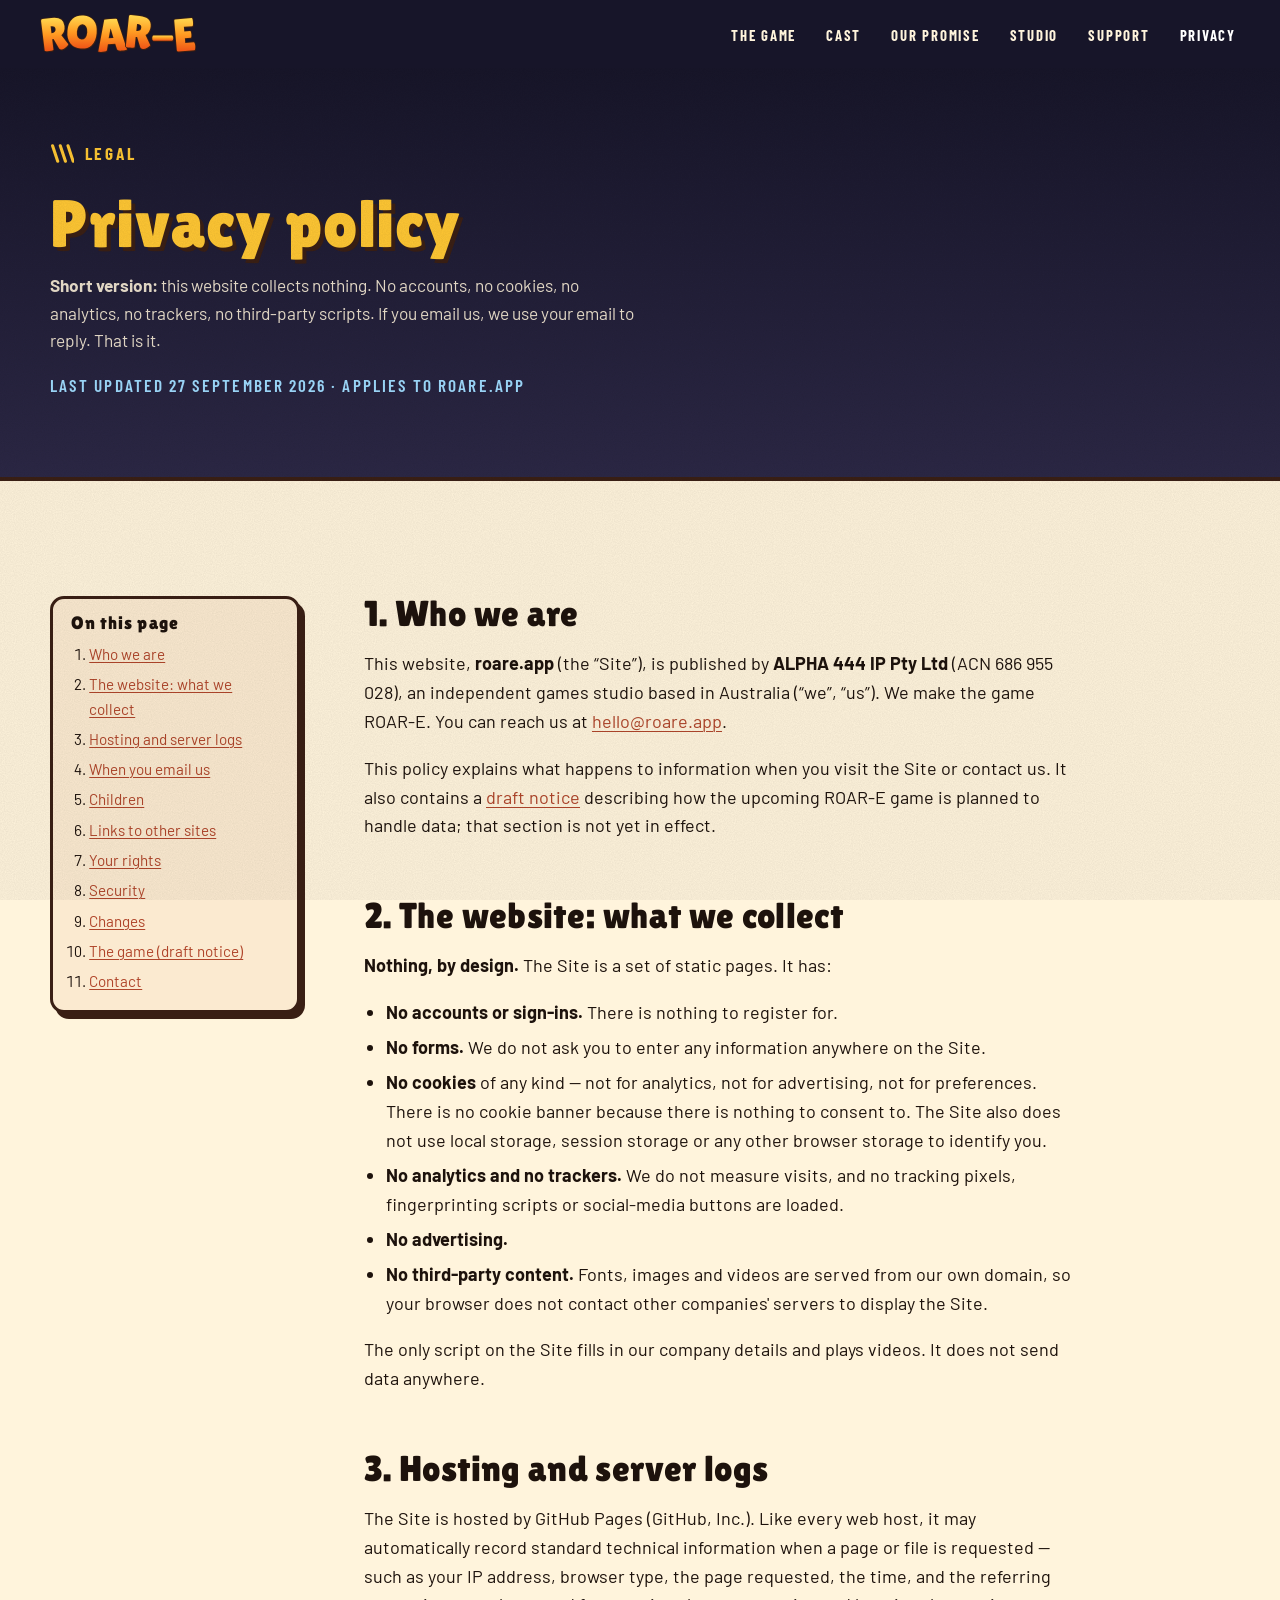
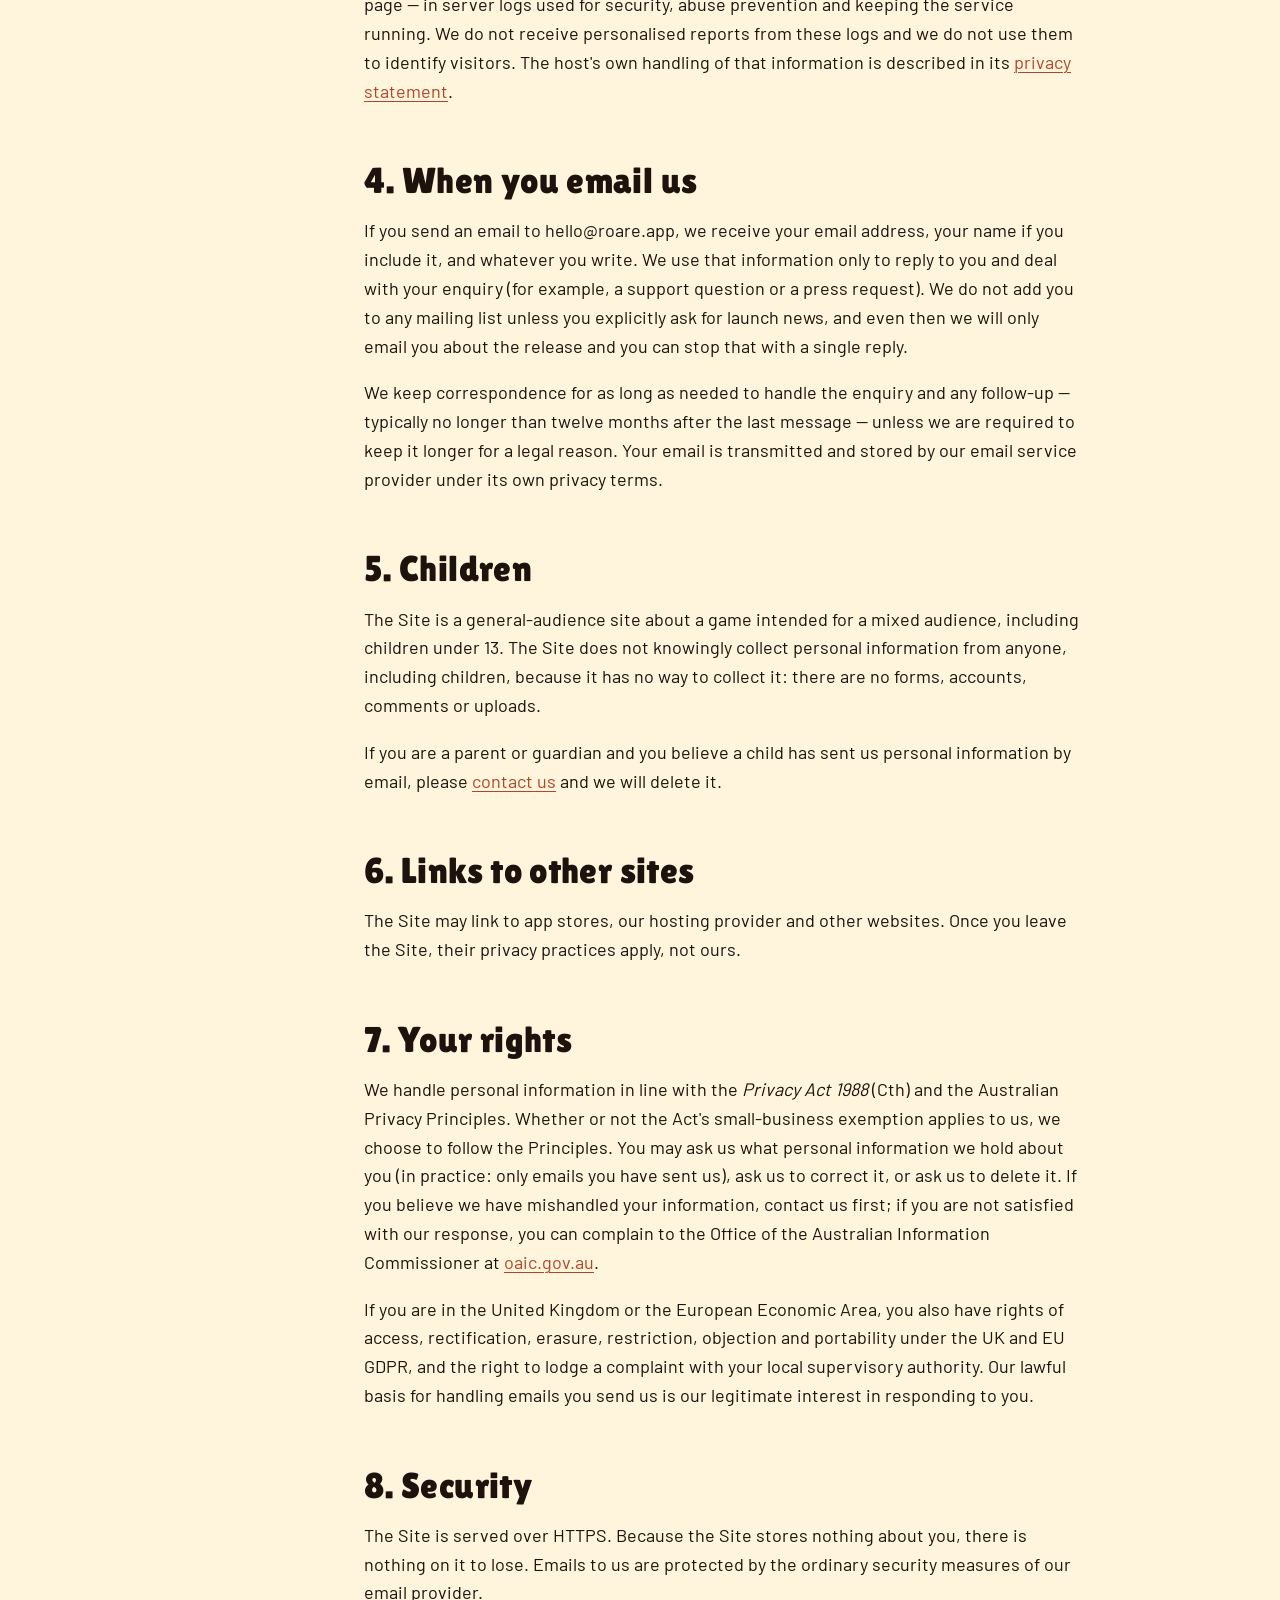
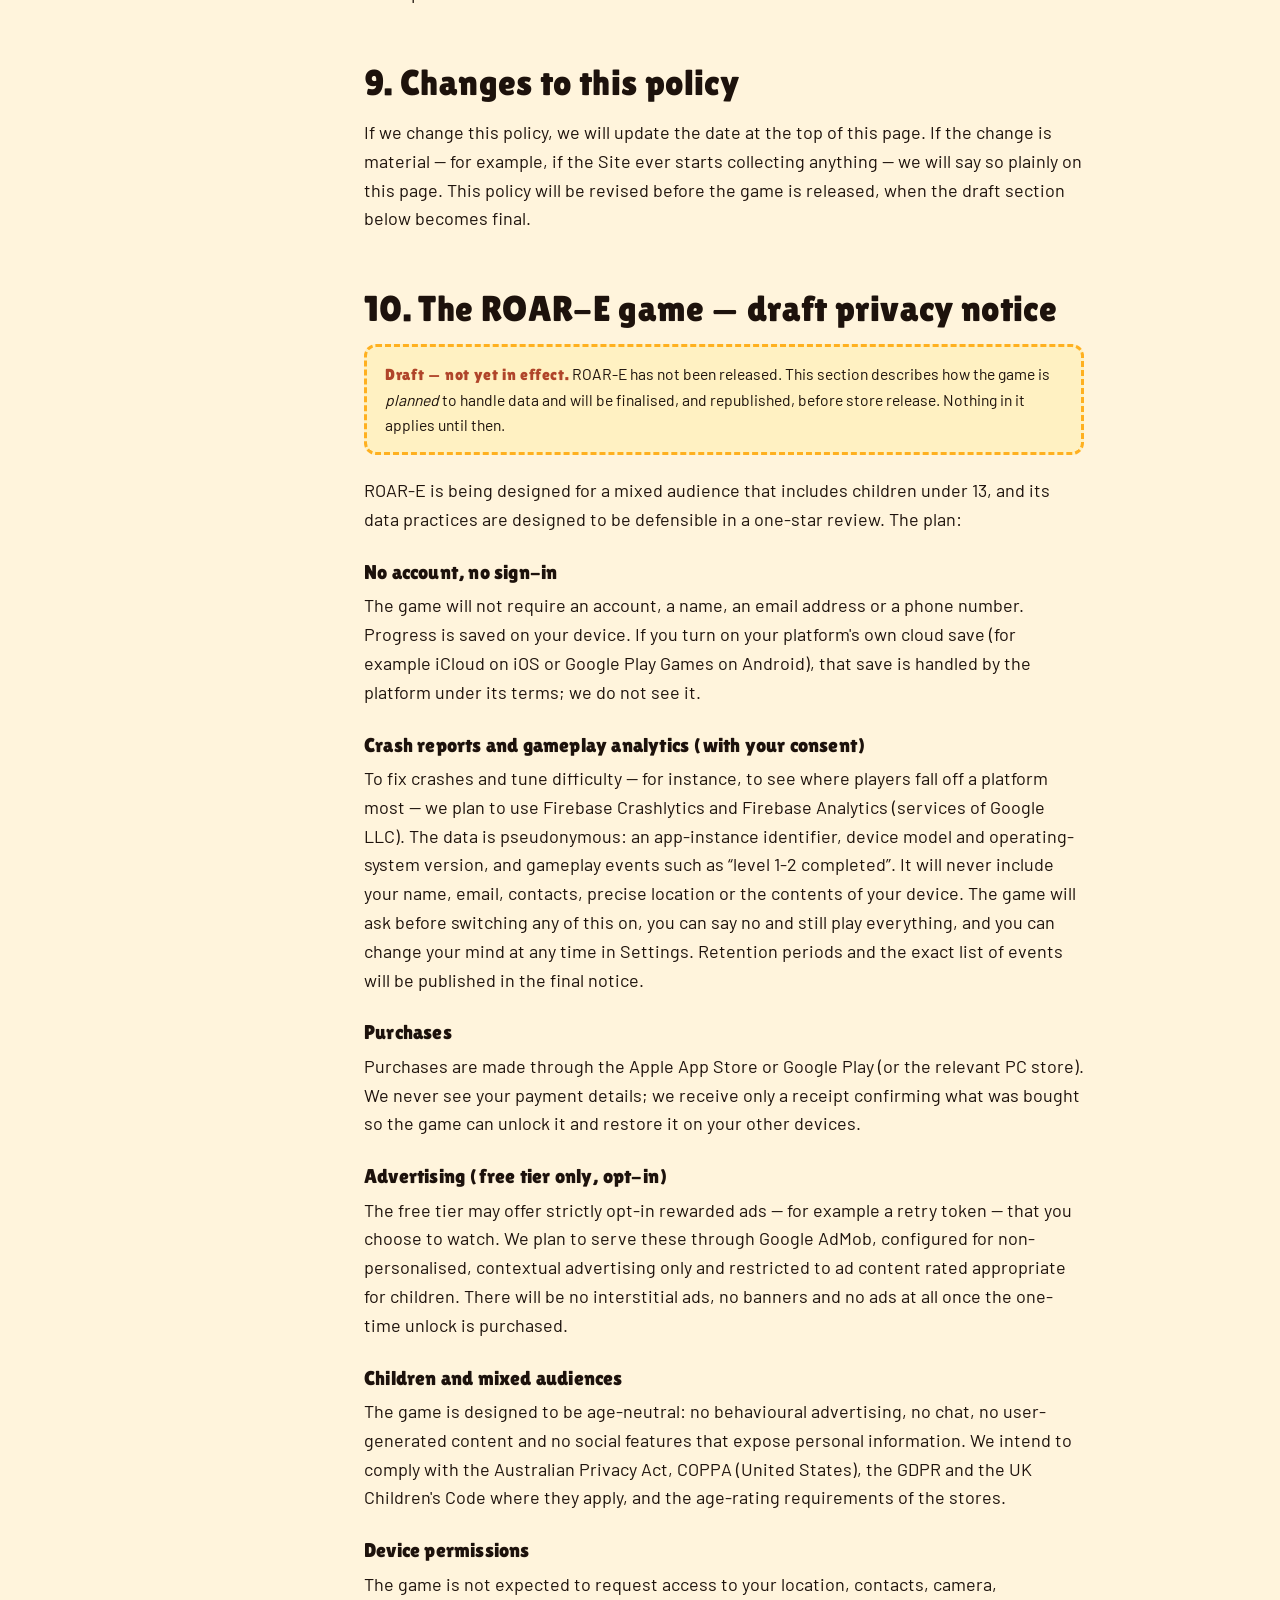
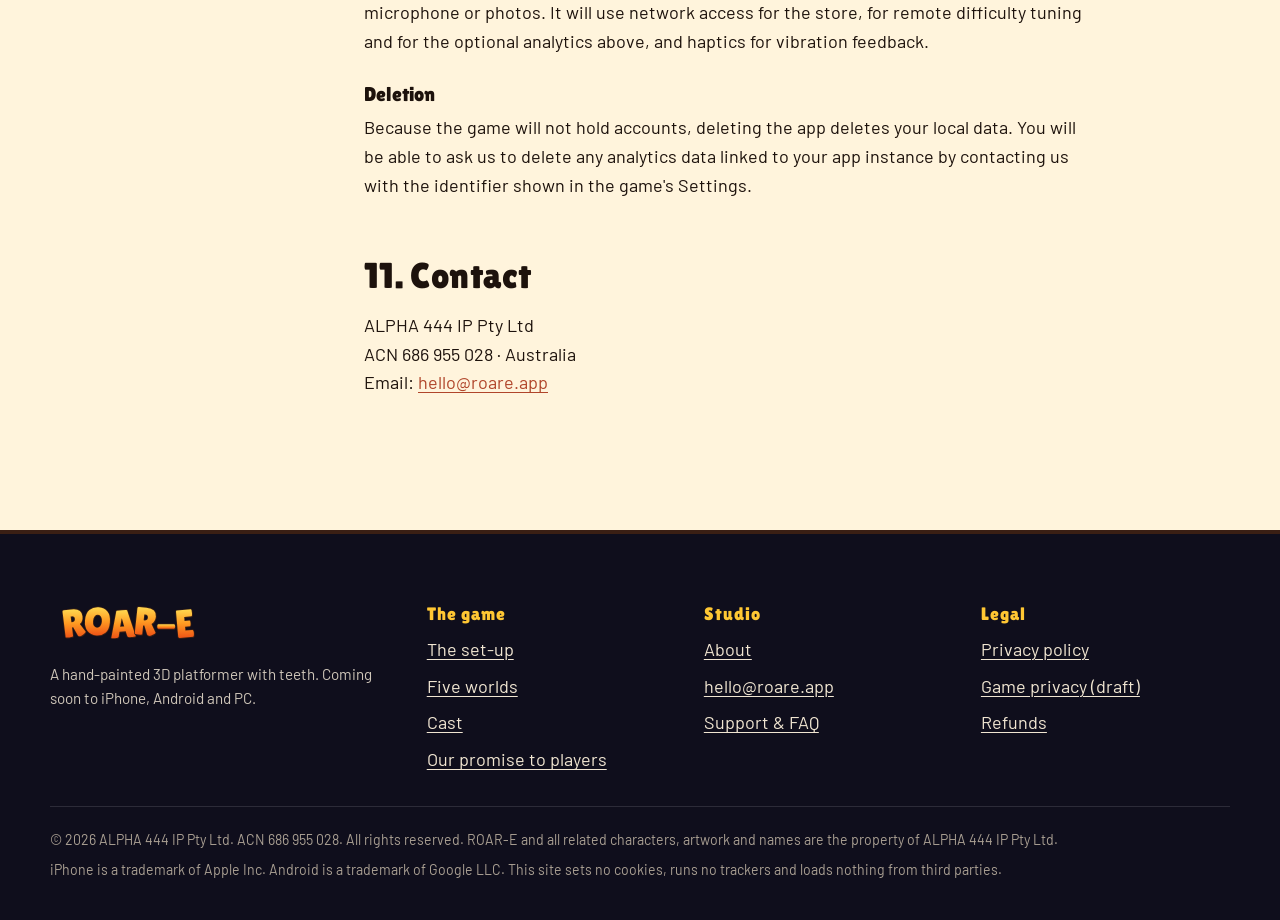
<file: privacy.html>
<!DOCTYPE html>
<html lang="en-AU">
<head>
<meta charset="utf-8">
<meta name="viewport" content="width=device-width, initial-scale=1">
<title>Privacy policy — ROAR-E</title>
<meta name="description" content="Privacy policy for roare.app, the official ROAR-E website: no accounts, no cookies, no analytics, no trackers. Includes the draft privacy notice for the upcoming ROAR-E game.">
<link rel="canonical" href="https://roare.app/privacy.html">
<meta name="theme-color" content="#171529">
<meta name="robots" content="index,follow">
<meta property="og:type" content="website">
<meta property="og:site_name" content="ROAR-E">
<meta property="og:url" content="https://roare.app/privacy.html">
<meta property="og:title" content="Privacy policy — ROAR-E">
<meta property="og:description" content="No accounts, no cookies, no analytics, no trackers. The ROAR-E website collects nothing by design.">
<meta property="og:image" content="https://roare.app/media/og.jpg">
<meta property="og:image:width" content="1200">
<meta property="og:image:height" content="630">
<meta name="twitter:card" content="summary_large_image">
<link rel="icon" href="favicon.svg" type="image/svg+xml">
<link rel="icon" href="favicon-32.png" sizes="32x32" type="image/png">
<link rel="apple-touch-icon" href="apple-touch-icon.png">
<link rel="preload" href="fonts/lilita-one-400.woff2" as="font" type="font/woff2" crossorigin>
<link rel="preload" href="fonts/barlow-400.woff2" as="font" type="font/woff2" crossorigin>
<link rel="stylesheet" href="css/site.css">
<script>document.documentElement.classList.add("js");</script>
</head>
<body>
<a class="skip" href="#main">Skip to content</a>
<svg xmlns="http://www.w3.org/2000/svg" width="0" height="0" style="position:absolute" aria-hidden="true" focusable="false">
<symbol id="wm" viewBox="-10 -780 3407 866"><defs><linearGradient id="wm-g" x1="0" y1="0" x2="0" y2="1"><stop offset="0" stop-color="#ffd84f"/><stop offset=".5" stop-color="#ff9a22"/><stop offset="1" stop-color="#ef5416"/></linearGradient></defs><g fill="#3a1f14" transform="translate(14 22)"><path d="M282.1154415115596 -7.768473449971758Q284.06535100604196 8.112264976289396 189.77346660011636 19.689852599778405Q94.48903604254946 31.389309566672566 92.66099589147225 16.501117292052733L13.202183991316083 -630.6389735780892Q8.936756972135932 -665.3780888855354 45.660964582864835 -669.887254591526L235.2372795463573 -693.1642991819092Q496.276917428025 -725.215936497463 521.2601328260803 -521.7439754109919Q528.8160321171995 -460.2061140092299 511.1493263197676 -407.15766910961963Q493.4826205223358 -354.1092242100093 453.4666701522721 -318.97058855094315L604.1200473741596 -125.89143397531413Q599.1045424027525 -101.09537158868122 559.2104613760939 -64.96418977797376Q504.89807404403604 -14.972544653088057 466.1887741300245 -10.219640260287306Q427.47947421601293 -5.466735867486555 405.20875571948363 -30.942510588745762L285.2200312594721 -236.8543995181114L254.45110055859112 -233.07644987255185ZM220.08394571833952 -512.9744646354045 238.36434722911164 -364.09254188920636 243.32707798731826 -364.70188860623205Q337.61896239324386 -376.27947622972107 327.9912842642372 -454.69062220938554Q323.6039879016519 -490.4222836684731 303.10917058669736 -505.537258469201Q282.61435327174286 -520.652233269929 240.92741490280727 -515.5337208469127Z"/><path d="M871.169413133171 -31.4115839073913Q731.2040580512808 -43.65696576343727 651.0591556029458 -143.0201612210456Q570.914253154611 -242.38335667865394 586.2972417495725 -418.21172089184705Q601.6802303445343 -594.0400851050401 698.7708284137824 -676.8933636554735Q795.8614264830305 -759.7466422059069 936.8229762630125 -747.4141046071134Q1077.7845260429945 -735.0815670083197 1156.653025801061 -638.3395919100622Q1235.5215255591274 -541.5976168118048 1219.7027582504275 -360.78827910815295Q1203.8839909417275 -179.97894140450114 1107.5093795783944 -99.57257172792323Q1011.1347682150613 -19.16620205134533 871.169413133171 -31.4115839073913ZM917.5985869102328 -556.3626119303674Q869.781241401829 -560.5460875822549 833.5700610329503 -519.546082505517Q797.3588806640716 -478.5460774287791 790.4299991156328 -399.3485989304853Q783.5011175671939 -320.15112043219153 810.6790341412625 -275.111017738115Q837.8569507153312 -230.07091504403843 888.1647829689643 -225.6695500352817Q938.4726152225976 -221.26818502652495 973.6004451506368 -261.3591511479188Q1008.728275078676 -301.4501172693126 1015.7007344984887 -381.14569311665224Q1022.6731939183014 -460.84126896399187 994.044563168469 -506.5102026212358Q965.4159324186365 -552.1791362784797 917.5985869102328 -556.3626119303674Z"/><path d="M1759.979505747462 12.683200183452179Q1673.1914333748573 18.75201339919108 1664.2553037582031 -8.691484691875118L1622.3371049866369 -135.0752835418363L1463.7244209953246 -123.98400421652039L1443.4448662820614 1.736875754277449Q1439.6219326665703 33.07990015479675 1349.841168143186 39.35798279176803Q1301.9580937307146 42.70629353148605 1278.630459969146 38.824090151171895Q1255.3028262075773 34.94188677085774 1255.0935567863448 31.94919462007827L1384.437260957561 -655.7485632585328Q1383.879209167608 -663.7290756606114 1520.5454840532038 -673.2857125635567Q1657.2117589388 -682.8423494665018 1657.7698107287529 -674.8618370644232L1877.6432806222192 -10.581280945996092Q1878.1315759384283 -3.5983325941773217 1832.5226555214529 3.6007213990917393Q1786.9137351044774 10.7997753923608 1759.979505747462 12.683200183452179ZM1479.8044500863164 -252.41855044312118 1584.548675363598 -259.7429801862543 1525.2187030368718 -463.09969727155226 1519.2333187353129 -462.68115842908753Z"/><path d="M2042.5837062130397 -58.2979939660022Q2040.9112508007572 -42.38564364010983 1946.4316707407713 -52.31584765053691Q1850.9575687854172 -62.35058012423164 1852.5254957344318 -77.26840855475574L1920.678053784942 -725.6966843348698Q1924.33654999931 -760.5049506727594 1961.133860127936 -756.6373975318562L2151.087542143276 -736.6724610477345Q2412.646800625132 -709.1814752083416 2391.218465655263 -505.3044866578456Q2384.7377009326683 -443.6441291450127 2355.5904880488133 -395.92945654733853Q2326.4432751649583 -348.21478394966437 2279.5484578707246 -322.97837947239304L2382.90723940092 -100.95819507333125Q2372.44238111955 -77.92589729063393 2325.4430353620487 -51.694970917994205Q2261.2769977194434 -15.202237213217671 2222.4906438000808 -19.27884728065615Q2183.704289880718 -23.35545734809463 2167.7351708402152 -53.188111220491706L2097.1418461312137 -280.814081853303L2066.3116673747973 -284.0544642146002ZM2095.7886940162753 -564.5096387084533 2080.1094245261274 -415.33135440321234 2085.0820340029686 -414.80871208687404Q2179.5616140629545 -404.878508076447 2187.819362661099 -483.44573781054055Q2191.582387338735 -519.2485260437984 2175.0129803816058 -538.5864357831947Q2158.4435734244767 -557.9243455225911 2116.673653819009 -562.3145409798325Z"/><path d="M2851.0 -200.0H2456.0Q2438.0 -200.0 2430.0 -229.0Q2426.0 -244.0 2426.0 -258.0Q2426.0 -272.0 2430.0 -287.0Q2438.0 -316.0 2456.0 -316.0H2851.0Q2869.0 -316.0 2877.0 -287.0Q2881.0 -272.0 2881.0 -258.0Q2881.0 -244.0 2877.0 -229.0Q2869.0 -200.0 2851.0 -200.0Z"/><path d="M3249.260539689362 -412.35901887782006Q3268.1882389531047 -414.01497799002556 3274.289140945441 -344.2813491236033Q3276.1194115431417 -323.3612604636767 3274.120474070037 -294.5775107256975Q3272.1215365969324 -265.79376098771826 3260.1672002198316 -264.7478920747464L3133.65047356218 -253.67911274579382L3142.3660478369457 -154.0596429366192L3325.665872285827 -170.0962996021883Q3342.6011821533866 -171.5779472288985 3352.413203022834 -128.26831496934764Q3357.057746229315 -109.60208293384744 3358.9315946983897 -88.18389692487492Q3360.805443167464 -66.7657109159024 3357.791570232334 -32.372156724297106Q3354.7776972972038 2.0213974673081907 3340.8309715239193 3.2415778657754046L3000.1323847765425 33.0488418854745Q2962.2769862490563 36.36076010988551 2959.5751582238786 5.478724469041396L2903.5340156371344 -635.074466403951Q2901.2679663256954 -660.9755285543365 2924.1804443818055 -662.9801106375326L3280.8181462986504 -694.1818665411943Q3301.7382349585773 -696.012137138895 3309.451518191745 -607.8489063577755Q3317.1648014249126 -519.685675576656 3296.244712764986 -517.8554049789552L3111.948693618013 -501.7315925706384L3120.7514236355264 -401.1159280633721Z"/></g><g fill="url(#wm-g)" stroke="#3a1f14" stroke-width="34" stroke-linejoin="round" paint-order="stroke fill"><path d="M282.1154415115596 -7.768473449971758Q284.06535100604196 8.112264976289396 189.77346660011636 19.689852599778405Q94.48903604254946 31.389309566672566 92.66099589147225 16.501117292052733L13.202183991316083 -630.6389735780892Q8.936756972135932 -665.3780888855354 45.660964582864835 -669.887254591526L235.2372795463573 -693.1642991819092Q496.276917428025 -725.215936497463 521.2601328260803 -521.7439754109919Q528.8160321171995 -460.2061140092299 511.1493263197676 -407.15766910961963Q493.4826205223358 -354.1092242100093 453.4666701522721 -318.97058855094315L604.1200473741596 -125.89143397531413Q599.1045424027525 -101.09537158868122 559.2104613760939 -64.96418977797376Q504.89807404403604 -14.972544653088057 466.1887741300245 -10.219640260287306Q427.47947421601293 -5.466735867486555 405.20875571948363 -30.942510588745762L285.2200312594721 -236.8543995181114L254.45110055859112 -233.07644987255185ZM220.08394571833952 -512.9744646354045 238.36434722911164 -364.09254188920636 243.32707798731826 -364.70188860623205Q337.61896239324386 -376.27947622972107 327.9912842642372 -454.69062220938554Q323.6039879016519 -490.4222836684731 303.10917058669736 -505.537258469201Q282.61435327174286 -520.652233269929 240.92741490280727 -515.5337208469127Z"/><path d="M871.169413133171 -31.4115839073913Q731.2040580512808 -43.65696576343727 651.0591556029458 -143.0201612210456Q570.914253154611 -242.38335667865394 586.2972417495725 -418.21172089184705Q601.6802303445343 -594.0400851050401 698.7708284137824 -676.8933636554735Q795.8614264830305 -759.7466422059069 936.8229762630125 -747.4141046071134Q1077.7845260429945 -735.0815670083197 1156.653025801061 -638.3395919100622Q1235.5215255591274 -541.5976168118048 1219.7027582504275 -360.78827910815295Q1203.8839909417275 -179.97894140450114 1107.5093795783944 -99.57257172792323Q1011.1347682150613 -19.16620205134533 871.169413133171 -31.4115839073913ZM917.5985869102328 -556.3626119303674Q869.781241401829 -560.5460875822549 833.5700610329503 -519.546082505517Q797.3588806640716 -478.5460774287791 790.4299991156328 -399.3485989304853Q783.5011175671939 -320.15112043219153 810.6790341412625 -275.111017738115Q837.8569507153312 -230.07091504403843 888.1647829689643 -225.6695500352817Q938.4726152225976 -221.26818502652495 973.6004451506368 -261.3591511479188Q1008.728275078676 -301.4501172693126 1015.7007344984887 -381.14569311665224Q1022.6731939183014 -460.84126896399187 994.044563168469 -506.5102026212358Q965.4159324186365 -552.1791362784797 917.5985869102328 -556.3626119303674Z"/><path d="M1759.979505747462 12.683200183452179Q1673.1914333748573 18.75201339919108 1664.2553037582031 -8.691484691875118L1622.3371049866369 -135.0752835418363L1463.7244209953246 -123.98400421652039L1443.4448662820614 1.736875754277449Q1439.6219326665703 33.07990015479675 1349.841168143186 39.35798279176803Q1301.9580937307146 42.70629353148605 1278.630459969146 38.824090151171895Q1255.3028262075773 34.94188677085774 1255.0935567863448 31.94919462007827L1384.437260957561 -655.7485632585328Q1383.879209167608 -663.7290756606114 1520.5454840532038 -673.2857125635567Q1657.2117589388 -682.8423494665018 1657.7698107287529 -674.8618370644232L1877.6432806222192 -10.581280945996092Q1878.1315759384283 -3.5983325941773217 1832.5226555214529 3.6007213990917393Q1786.9137351044774 10.7997753923608 1759.979505747462 12.683200183452179ZM1479.8044500863164 -252.41855044312118 1584.548675363598 -259.7429801862543 1525.2187030368718 -463.09969727155226 1519.2333187353129 -462.68115842908753Z"/><path d="M2042.5837062130397 -58.2979939660022Q2040.9112508007572 -42.38564364010983 1946.4316707407713 -52.31584765053691Q1850.9575687854172 -62.35058012423164 1852.5254957344318 -77.26840855475574L1920.678053784942 -725.6966843348698Q1924.33654999931 -760.5049506727594 1961.133860127936 -756.6373975318562L2151.087542143276 -736.6724610477345Q2412.646800625132 -709.1814752083416 2391.218465655263 -505.3044866578456Q2384.7377009326683 -443.6441291450127 2355.5904880488133 -395.92945654733853Q2326.4432751649583 -348.21478394966437 2279.5484578707246 -322.97837947239304L2382.90723940092 -100.95819507333125Q2372.44238111955 -77.92589729063393 2325.4430353620487 -51.694970917994205Q2261.2769977194434 -15.202237213217671 2222.4906438000808 -19.27884728065615Q2183.704289880718 -23.35545734809463 2167.7351708402152 -53.188111220491706L2097.1418461312137 -280.814081853303L2066.3116673747973 -284.0544642146002ZM2095.7886940162753 -564.5096387084533 2080.1094245261274 -415.33135440321234 2085.0820340029686 -414.80871208687404Q2179.5616140629545 -404.878508076447 2187.819362661099 -483.44573781054055Q2191.582387338735 -519.2485260437984 2175.0129803816058 -538.5864357831947Q2158.4435734244767 -557.9243455225911 2116.673653819009 -562.3145409798325Z"/><path d="M2851.0 -200.0H2456.0Q2438.0 -200.0 2430.0 -229.0Q2426.0 -244.0 2426.0 -258.0Q2426.0 -272.0 2430.0 -287.0Q2438.0 -316.0 2456.0 -316.0H2851.0Q2869.0 -316.0 2877.0 -287.0Q2881.0 -272.0 2881.0 -258.0Q2881.0 -244.0 2877.0 -229.0Q2869.0 -200.0 2851.0 -200.0Z"/><path d="M3249.260539689362 -412.35901887782006Q3268.1882389531047 -414.01497799002556 3274.289140945441 -344.2813491236033Q3276.1194115431417 -323.3612604636767 3274.120474070037 -294.5775107256975Q3272.1215365969324 -265.79376098771826 3260.1672002198316 -264.7478920747464L3133.65047356218 -253.67911274579382L3142.3660478369457 -154.0596429366192L3325.665872285827 -170.0962996021883Q3342.6011821533866 -171.5779472288985 3352.413203022834 -128.26831496934764Q3357.057746229315 -109.60208293384744 3358.9315946983897 -88.18389692487492Q3360.805443167464 -66.7657109159024 3357.791570232334 -32.372156724297106Q3354.7776972972038 2.0213974673081907 3340.8309715239193 3.2415778657754046L3000.1323847765425 33.0488418854745Q2962.2769862490563 36.36076010988551 2959.5751582238786 5.478724469041396L2903.5340156371344 -635.074466403951Q2901.2679663256954 -660.9755285543365 2924.1804443818055 -662.9801106375326L3280.8181462986504 -694.1818665411943Q3301.7382349585773 -696.012137138895 3309.451518191745 -607.8489063577755Q3317.1648014249126 -519.685675576656 3296.244712764986 -517.8554049789552L3111.948693618013 -501.7315925706384L3120.7514236355264 -401.1159280633721Z"/></g></symbol>
</svg>

<header class="top top--solid">
  <div class="wrap--wide top__row">
    <a class="brand" href="index.html" aria-label="ROAR-E home"><svg class="wordmark wordmark--sm" viewBox="0 0 3407 866" role="img" aria-label="ROAR-E"><use href="#wm"/></svg></a>
    <nav aria-label="Site">
      <ul class="nav">
        <li><a href="index.html#game">The game</a></li>
        <li><a href="index.html#cast">Cast</a></li>
        <li><a href="index.html#promise">Our promise</a></li>
        <li><a href="index.html#studio">Studio</a></li>
        <li><a href="support.html">Support</a></li>
        <li><a href="privacy.html" aria-current="page">Privacy</a></li>
      </ul>
    </nav>
  </div>
</header>

<main id="main">
<div class="page-hero">
  <div class="wrap">
    <p class="eyebrow" style="color:var(--gold)">Legal</p>
    <h1>Privacy policy</h1>
    <p><strong>Short version:</strong> this website collects nothing. No accounts, no cookies, no analytics, no trackers, no third-party scripts. If you email us, we use your email to reply. That is it.</p>
    <p class="meta" style="color:var(--helix)">Last updated <span data-site="POLICY_UPDATED">27 September 2026</span> · applies to <span data-site="DOMAIN">roare.app</span></p>
  </div>
</div>

<section class="sec sec--cream" aria-label="Privacy policy text">
  <div class="wrap doc">
    <nav class="doc__toc" aria-label="On this page">
      <h2>On this page</h2>
      <ol>
        <li><a href="#who">Who we are</a></li>
        <li><a href="#site">The website: what we collect</a></li>
        <li><a href="#logs">Hosting and server logs</a></li>
        <li><a href="#email">When you email us</a></li>
        <li><a href="#children">Children</a></li>
        <li><a href="#links">Links to other sites</a></li>
        <li><a href="#rights">Your rights</a></li>
        <li><a href="#security">Security</a></li>
        <li><a href="#changes">Changes</a></li>
        <li><a href="#game">The game (draft notice)</a></li>
        <li><a href="#contact">Contact</a></li>
      </ol>
    </nav>

    <article class="doc__body">
      <h2 id="who">1. Who we are</h2>
      <p>This website, <strong><span data-site="DOMAIN">roare.app</span></strong> (the “Site”), is published by <strong><span data-site="COMPANY_LEGAL_NAME">ALPHA 444 IP Pty Ltd</span></strong> (<span data-site-block="ACN">ACN <span data-site="ACN">686 955 028</span></span><span data-site-block="ABN" hidden> · ABN <span data-site="ABN"></span></span>), an independent games studio based in <span data-site="LOCATION">Australia</span> (“we”, “us”). We make the game ROAR-E. You can reach us at <a href="mailto:hello@roare.app" data-site-href="mailto:CONTACT_EMAIL"><span data-site="CONTACT_EMAIL">hello@roare.app</span></a>.</p>
      <p>This policy explains what happens to information when you visit the Site or contact us. It also contains a <a href="#game">draft notice</a> describing how the upcoming ROAR-E game is planned to handle data; that section is not yet in effect.</p>

      <h2 id="site">2. The website: what we collect</h2>
      <p><strong>Nothing, by design.</strong> The Site is a set of static pages. It has:</p>
      <ul>
        <li><strong>No accounts or sign-ins.</strong> There is nothing to register for.</li>
        <li><strong>No forms.</strong> We do not ask you to enter any information anywhere on the Site.</li>
        <li><strong>No cookies</strong> of any kind — not for analytics, not for advertising, not for preferences. There is no cookie banner because there is nothing to consent to. The Site also does not use local storage, session storage or any other browser storage to identify you.</li>
        <li><strong>No analytics and no trackers.</strong> We do not measure visits, and no tracking pixels, fingerprinting scripts or social-media buttons are loaded.</li>
        <li><strong>No advertising.</strong></li>
        <li><strong>No third-party content.</strong> Fonts, images and videos are served from our own domain, so your browser does not contact other companies' servers to display the Site.</li>
      </ul>
      <p>The only script on the Site fills in our company details and plays videos. It does not send data anywhere.</p>

      <h2 id="logs">3. Hosting and server logs</h2>
      <p>The Site is hosted by <span data-site="HOSTING_PROVIDER">GitHub Pages (GitHub, Inc.)</span>. Like every web host, it may automatically record standard technical information when a page or file is requested — such as your IP address, browser type, the page requested, the time, and the referring page — in server logs used for security, abuse prevention and keeping the service running. We do not receive personalised reports from these logs and we do not use them to identify visitors. The host's own handling of that information is described in its <a href="https://docs.github.com/en/site-policy/privacy-policies/github-general-privacy-statement" data-site-href="HOSTING_PRIVACY_URL" rel="noopener">privacy statement</a>.</p>

      <h2 id="email">4. When you email us</h2>
      <p>If you send an email to <span data-site="CONTACT_EMAIL">hello@roare.app</span>, we receive your email address, your name if you include it, and whatever you write. We use that information only to reply to you and deal with your enquiry (for example, a support question or a press request). We do not add you to any mailing list unless you explicitly ask for launch news, and even then we will only email you about the release and you can stop that with a single reply.</p>
      <p>We keep correspondence for as long as needed to handle the enquiry and any follow-up — typically no longer than twelve months after the last message — unless we are required to keep it longer for a legal reason. Your email is transmitted and stored by our email service provider under its own privacy terms.</p>

      <h2 id="children">5. Children</h2>
      <p>The Site is a general-audience site about a game intended for a mixed audience, including children under 13. The Site does not knowingly collect personal information from anyone, including children, because it has no way to collect it: there are no forms, accounts, comments or uploads.</p>
      <p>If you are a parent or guardian and you believe a child has sent us personal information by email, please <a href="#contact">contact us</a> and we will delete it.</p>

      <h2 id="links">6. Links to other sites</h2>
      <p>The Site may link to app stores, our hosting provider and other websites. Once you leave the Site, their privacy practices apply, not ours.</p>

      <h2 id="rights">7. Your rights</h2>
      <p>We handle personal information in line with the <em>Privacy Act 1988</em> (Cth) and the Australian Privacy Principles. Whether or not the Act's small-business exemption applies to us, we choose to follow the Principles. You may ask us what personal information we hold about you (in practice: only emails you have sent us), ask us to correct it, or ask us to delete it. If you believe we have mishandled your information, contact us first; if you are not satisfied with our response, you can complain to the Office of the Australian Information Commissioner at <a href="https://www.oaic.gov.au/" rel="noopener">oaic.gov.au</a>.</p>
      <p>If you are in the United Kingdom or the European Economic Area, you also have rights of access, rectification, erasure, restriction, objection and portability under the UK and EU GDPR, and the right to lodge a complaint with your local supervisory authority. Our lawful basis for handling emails you send us is our legitimate interest in responding to you.</p>

      <h2 id="security">8. Security</h2>
      <p>The Site is served over HTTPS. Because the Site stores nothing about you, there is nothing on it to lose. Emails to us are protected by the ordinary security measures of our email provider.</p>

      <h2 id="changes">9. Changes to this policy</h2>
      <p>If we change this policy, we will update the date at the top of this page. If the change is material — for example, if the Site ever starts collecting anything — we will say so plainly on this page. This policy will be revised before the game is released, when the draft section below becomes final.</p>

      <h2 id="game">10. The ROAR-E game — draft privacy notice</h2>
      <div class="notice"><b>Draft — not yet in effect.</b> ROAR-E has not been released. This section describes how the game is <em>planned</em> to handle data and will be finalised, and republished, before store release. Nothing in it applies until then.</div>
      <p>ROAR-E is being designed for a mixed audience that includes children under 13, and its data practices are designed to be defensible in a one-star review. The plan:</p>
      <h3>No account, no sign-in</h3>
      <p>The game will not require an account, a name, an email address or a phone number. Progress is saved on your device. If you turn on your platform's own cloud save (for example iCloud on iOS or Google Play Games on Android), that save is handled by the platform under its terms; we do not see it.</p>
      <h3>Crash reports and gameplay analytics (with your consent)</h3>
      <p>To fix crashes and tune difficulty — for instance, to see where players fall off a platform most — we plan to use Firebase Crashlytics and Firebase Analytics (services of Google LLC). The data is pseudonymous: an app-instance identifier, device model and operating-system version, and gameplay events such as “level 1-2 completed”. It will never include your name, email, contacts, precise location or the contents of your device. The game will ask before switching any of this on, you can say no and still play everything, and you can change your mind at any time in Settings. Retention periods and the exact list of events will be published in the final notice.</p>
      <h3>Purchases</h3>
      <p>Purchases are made through the Apple App Store or Google Play (or the relevant PC store). We never see your payment details; we receive only a receipt confirming what was bought so the game can unlock it and restore it on your other devices.</p>
      <h3>Advertising (free tier only, opt-in)</h3>
      <p>The free tier may offer strictly opt-in rewarded ads — for example a retry token — that you choose to watch. We plan to serve these through Google AdMob, configured for non-personalised, contextual advertising only and restricted to ad content rated appropriate for children. There will be no interstitial ads, no banners and no ads at all once the one-time unlock is purchased.</p>
      <h3>Children and mixed audiences</h3>
      <p>The game is designed to be age-neutral: no behavioural advertising, no chat, no user-generated content and no social features that expose personal information. We intend to comply with the Australian Privacy Act, COPPA (United States), the GDPR and the UK Children's Code where they apply, and the age-rating requirements of the stores.</p>
      <h3>Device permissions</h3>
      <p>The game is not expected to request access to your location, contacts, camera, microphone or photos. It will use network access for the store, for remote difficulty tuning and for the optional analytics above, and haptics for vibration feedback.</p>
      <h3>Deletion</h3>
      <p>Because the game will not hold accounts, deleting the app deletes your local data. You will be able to ask us to delete any analytics data linked to your app instance by contacting us with the identifier shown in the game's Settings.</p>

      <h2 id="contact">11. Contact</h2>
      <p><span data-site="COMPANY_LEGAL_NAME">ALPHA 444 IP Pty Ltd</span><br><span data-site-block="ACN">ACN <span data-site="ACN">686 955 028</span></span><span data-site-block="ABN" hidden> · ABN <span data-site="ABN"></span></span> · <span data-site="LOCATION">Australia</span><br>Email: <a href="mailto:hello@roare.app" data-site-href="mailto:CONTACT_EMAIL"><span data-site="CONTACT_EMAIL">hello@roare.app</span></a></p>
    </article>
  </div>
</section>
</main>

<footer class="foot">
  <div class="wrap foot__grid">
    <div>
      <a class="brand" href="index.html" aria-label="ROAR-E home"><svg class="wordmark wordmark--sm" viewBox="0 0 3407 866" role="img" aria-label="ROAR-E"><use href="#wm"/></svg></a>
      <p class="foot__blurb" style="margin-top:14px">A hand-painted 3D platformer with teeth. Coming soon to iPhone, Android and PC.</p>
    </div>
    <div><h4>The game</h4><ul><li><a href="index.html#game">The set-up</a></li><li><a href="index.html#worlds">Five worlds</a></li><li><a href="index.html#cast">Cast</a></li><li><a href="index.html#promise">Our promise to players</a></li></ul></div>
    <div><h4>Studio</h4><ul><li><a href="index.html#studio">About</a></li><li><a href="mailto:hello@roare.app" data-site-href="mailto:CONTACT_EMAIL"><span data-site="CONTACT_EMAIL">hello@roare.app</span></a></li><li><a href="support.html">Support &amp; FAQ</a></li></ul></div>
    <div><h4>Legal</h4><ul><li><a href="privacy.html">Privacy policy</a></li><li><a href="privacy.html#game">Game privacy (draft)</a></li><li><a href="support.html#refunds">Refunds</a></li></ul></div>
  </div>
  <div class="wrap foot__legal">
    <p>© 2026 <span data-site="COMPANY_LEGAL_NAME">ALPHA 444 IP Pty Ltd</span>. <span data-site-block="ACN">ACN <span data-site="ACN">686 955 028</span></span><span data-site-block="ABN" hidden> · ABN <span data-site="ABN"></span></span>. All rights reserved. ROAR-E and all related characters, artwork and names are the property of <span data-site="COMPANY_LEGAL_NAME">ALPHA 444 IP Pty Ltd</span>.</p>
    <p>iPhone is a trademark of Apple Inc. Android is a trademark of Google LLC. This site sets no cookies, runs no trackers and loads nothing from third parties.</p>
  </div>
</footer>
<script src="site.config.js"></script>
<script src="js/site.js" defer></script>
</body>
</html>
</file>
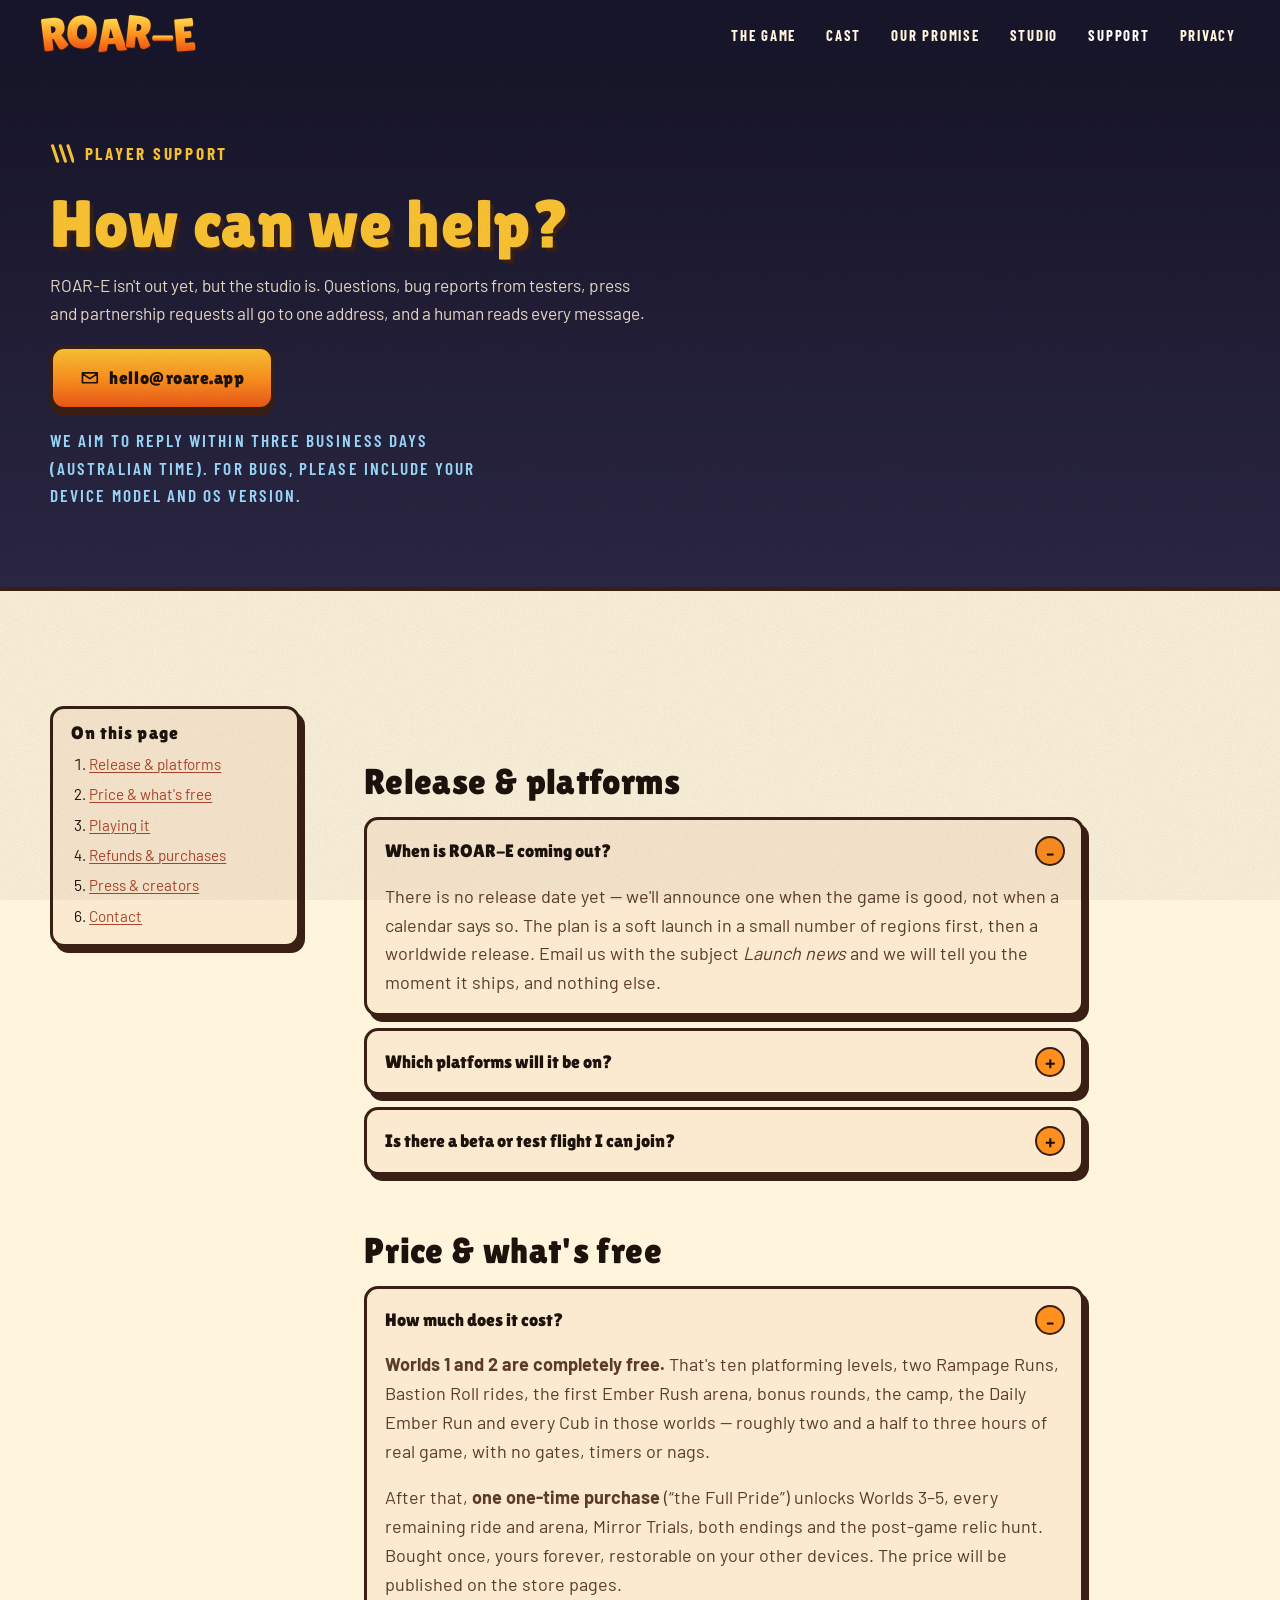
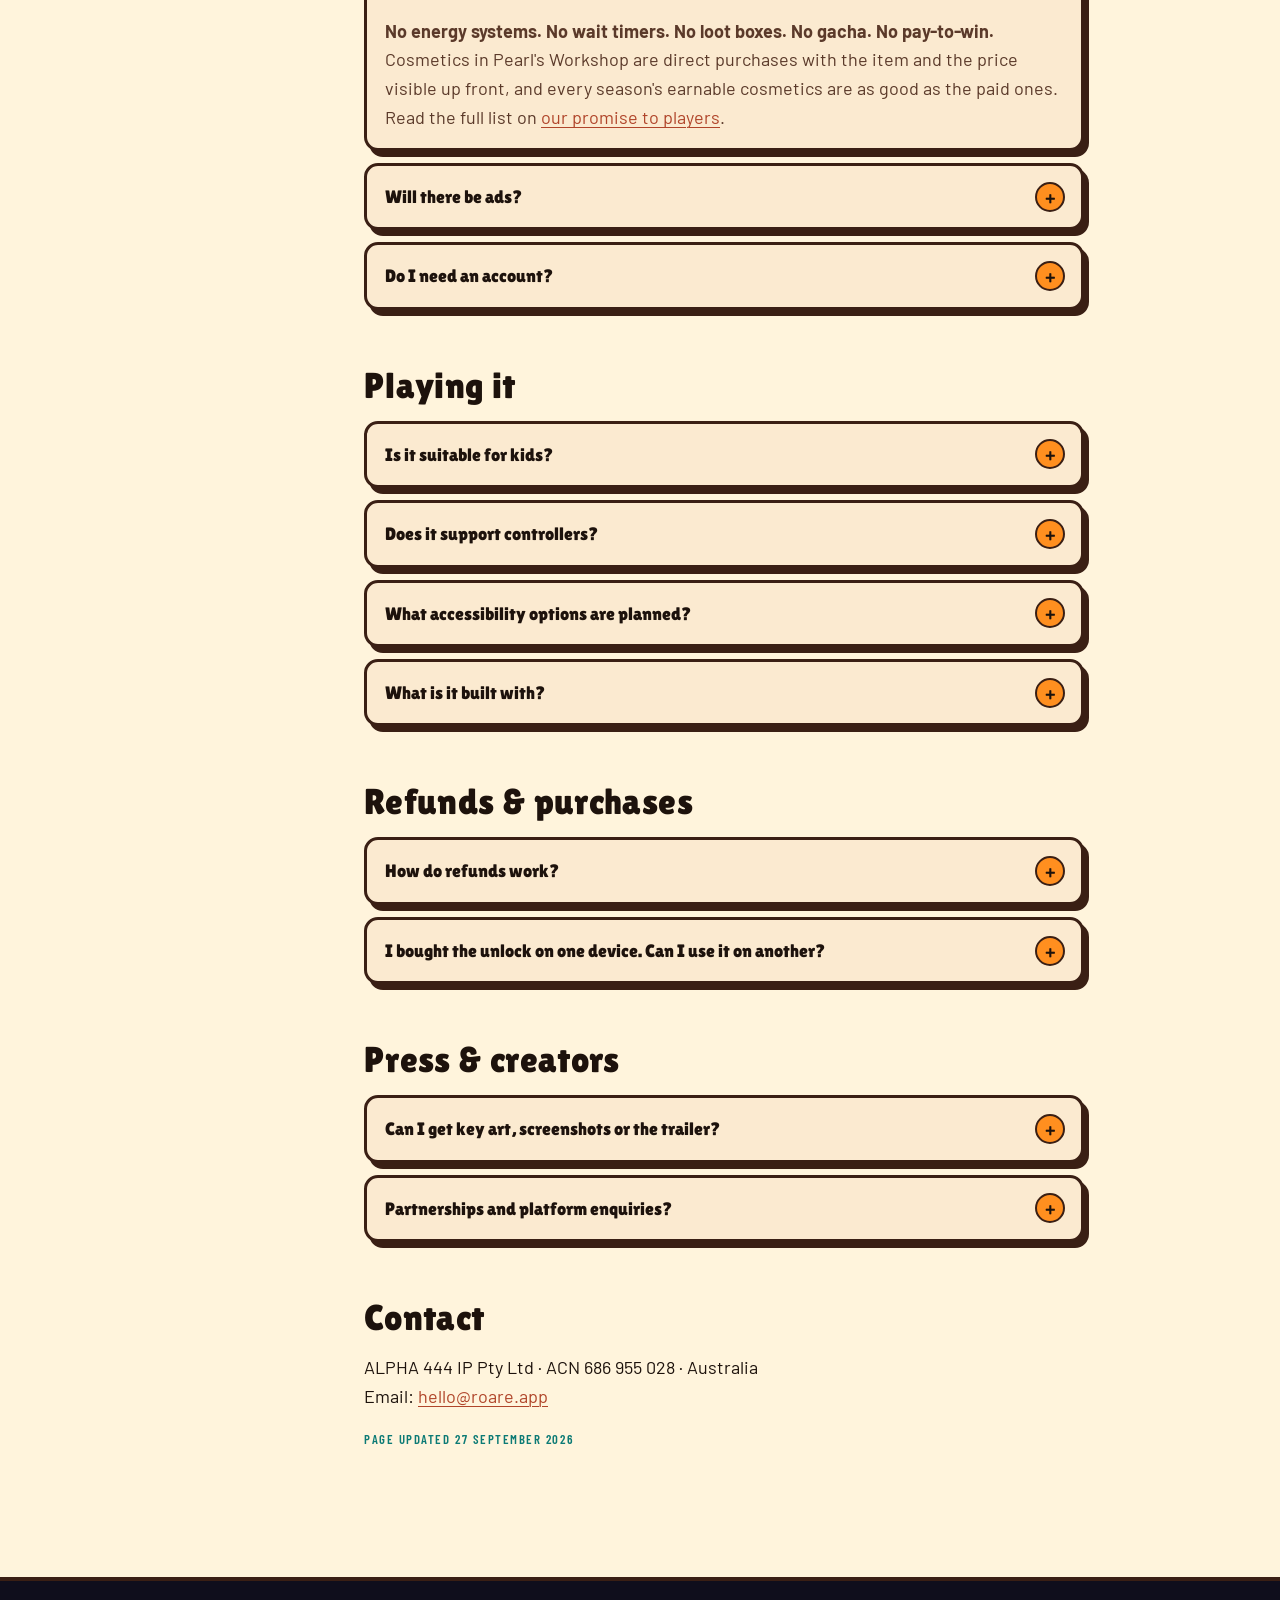
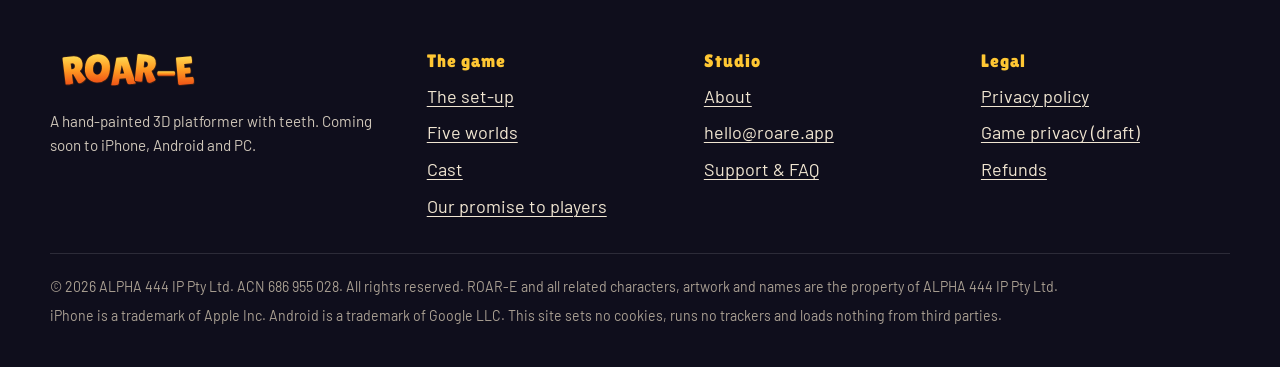
<file: support.html>
<!DOCTYPE html>
<html lang="en-AU">
<head>
<meta charset="utf-8">
<meta name="viewport" content="width=device-width, initial-scale=1">
<title>Support &amp; FAQ — ROAR-E</title>
<meta name="description" content="ROAR-E player support: contact the studio, and answers on platforms, release timing, the free-then-one-time-unlock pricing model, controllers, accessibility, refunds and press.">
<link rel="canonical" href="https://roare.app/support.html">
<meta name="theme-color" content="#171529">
<meta name="robots" content="index,follow">
<meta property="og:type" content="website">
<meta property="og:site_name" content="ROAR-E">
<meta property="og:url" content="https://roare.app/support.html">
<meta property="og:title" content="Support &amp; FAQ — ROAR-E">
<meta property="og:description" content="Platforms, release, pricing (Worlds 1–2 free, then one unlock), controllers, accessibility, refunds and press.">
<meta property="og:image" content="https://roare.app/media/og.jpg">
<meta property="og:image:width" content="1200">
<meta property="og:image:height" content="630">
<meta name="twitter:card" content="summary_large_image">
<link rel="icon" href="favicon.svg" type="image/svg+xml">
<link rel="icon" href="favicon-32.png" sizes="32x32" type="image/png">
<link rel="apple-touch-icon" href="apple-touch-icon.png">
<link rel="preload" href="fonts/lilita-one-400.woff2" as="font" type="font/woff2" crossorigin>
<link rel="preload" href="fonts/barlow-400.woff2" as="font" type="font/woff2" crossorigin>
<link rel="stylesheet" href="css/site.css">
<script>document.documentElement.classList.add("js");</script>
<script type="application/ld+json">
{
  "@context": "https://schema.org",
  "@type": "FAQPage",
  "mainEntity": [
    { "@type": "Question", "name": "When is ROAR-E coming out?", "acceptedAnswer": { "@type": "Answer", "text": "There is no release date yet. ROAR-E is coming soon to iPhone, Android and PC, with a soft launch in a small number of regions first. Email hello@roare.app with the subject 'Launch news' to be told when it ships." } },
    { "@type": "Question", "name": "Which platforms will ROAR-E be on?", "acceptedAnswer": { "@type": "Answer", "text": "iPhone (App Store), Android phones (Google Play) and PC. Store pages will be linked from this site when they are live." } },
    { "@type": "Question", "name": "How much does ROAR-E cost?", "acceptedAnswer": { "@type": "Answer", "text": "Worlds 1 and 2 are completely free, with no gates, timers or nags. A single one-time purchase unlocks the rest of the game forever. There are no energy systems, no wait timers, no loot boxes and no gacha. Cosmetics are direct purchases with visible prices." } }
  ]
}
</script>
</head>
<body>
<a class="skip" href="#main">Skip to content</a>
<svg xmlns="http://www.w3.org/2000/svg" width="0" height="0" style="position:absolute" aria-hidden="true" focusable="false">
<symbol id="wm" viewBox="-10 -780 3407 866"><defs><linearGradient id="wm-g" x1="0" y1="0" x2="0" y2="1"><stop offset="0" stop-color="#ffd84f"/><stop offset=".5" stop-color="#ff9a22"/><stop offset="1" stop-color="#ef5416"/></linearGradient></defs><g fill="#3a1f14" transform="translate(14 22)"><path d="M282.1154415115596 -7.768473449971758Q284.06535100604196 8.112264976289396 189.77346660011636 19.689852599778405Q94.48903604254946 31.389309566672566 92.66099589147225 16.501117292052733L13.202183991316083 -630.6389735780892Q8.936756972135932 -665.3780888855354 45.660964582864835 -669.887254591526L235.2372795463573 -693.1642991819092Q496.276917428025 -725.215936497463 521.2601328260803 -521.7439754109919Q528.8160321171995 -460.2061140092299 511.1493263197676 -407.15766910961963Q493.4826205223358 -354.1092242100093 453.4666701522721 -318.97058855094315L604.1200473741596 -125.89143397531413Q599.1045424027525 -101.09537158868122 559.2104613760939 -64.96418977797376Q504.89807404403604 -14.972544653088057 466.1887741300245 -10.219640260287306Q427.47947421601293 -5.466735867486555 405.20875571948363 -30.942510588745762L285.2200312594721 -236.8543995181114L254.45110055859112 -233.07644987255185ZM220.08394571833952 -512.9744646354045 238.36434722911164 -364.09254188920636 243.32707798731826 -364.70188860623205Q337.61896239324386 -376.27947622972107 327.9912842642372 -454.69062220938554Q323.6039879016519 -490.4222836684731 303.10917058669736 -505.537258469201Q282.61435327174286 -520.652233269929 240.92741490280727 -515.5337208469127Z"/><path d="M871.169413133171 -31.4115839073913Q731.2040580512808 -43.65696576343727 651.0591556029458 -143.0201612210456Q570.914253154611 -242.38335667865394 586.2972417495725 -418.21172089184705Q601.6802303445343 -594.0400851050401 698.7708284137824 -676.8933636554735Q795.8614264830305 -759.7466422059069 936.8229762630125 -747.4141046071134Q1077.7845260429945 -735.0815670083197 1156.653025801061 -638.3395919100622Q1235.5215255591274 -541.5976168118048 1219.7027582504275 -360.78827910815295Q1203.8839909417275 -179.97894140450114 1107.5093795783944 -99.57257172792323Q1011.1347682150613 -19.16620205134533 871.169413133171 -31.4115839073913ZM917.5985869102328 -556.3626119303674Q869.781241401829 -560.5460875822549 833.5700610329503 -519.546082505517Q797.3588806640716 -478.5460774287791 790.4299991156328 -399.3485989304853Q783.5011175671939 -320.15112043219153 810.6790341412625 -275.111017738115Q837.8569507153312 -230.07091504403843 888.1647829689643 -225.6695500352817Q938.4726152225976 -221.26818502652495 973.6004451506368 -261.3591511479188Q1008.728275078676 -301.4501172693126 1015.7007344984887 -381.14569311665224Q1022.6731939183014 -460.84126896399187 994.044563168469 -506.5102026212358Q965.4159324186365 -552.1791362784797 917.5985869102328 -556.3626119303674Z"/><path d="M1759.979505747462 12.683200183452179Q1673.1914333748573 18.75201339919108 1664.2553037582031 -8.691484691875118L1622.3371049866369 -135.0752835418363L1463.7244209953246 -123.98400421652039L1443.4448662820614 1.736875754277449Q1439.6219326665703 33.07990015479675 1349.841168143186 39.35798279176803Q1301.9580937307146 42.70629353148605 1278.630459969146 38.824090151171895Q1255.3028262075773 34.94188677085774 1255.0935567863448 31.94919462007827L1384.437260957561 -655.7485632585328Q1383.879209167608 -663.7290756606114 1520.5454840532038 -673.2857125635567Q1657.2117589388 -682.8423494665018 1657.7698107287529 -674.8618370644232L1877.6432806222192 -10.581280945996092Q1878.1315759384283 -3.5983325941773217 1832.5226555214529 3.6007213990917393Q1786.9137351044774 10.7997753923608 1759.979505747462 12.683200183452179ZM1479.8044500863164 -252.41855044312118 1584.548675363598 -259.7429801862543 1525.2187030368718 -463.09969727155226 1519.2333187353129 -462.68115842908753Z"/><path d="M2042.5837062130397 -58.2979939660022Q2040.9112508007572 -42.38564364010983 1946.4316707407713 -52.31584765053691Q1850.9575687854172 -62.35058012423164 1852.5254957344318 -77.26840855475574L1920.678053784942 -725.6966843348698Q1924.33654999931 -760.5049506727594 1961.133860127936 -756.6373975318562L2151.087542143276 -736.6724610477345Q2412.646800625132 -709.1814752083416 2391.218465655263 -505.3044866578456Q2384.7377009326683 -443.6441291450127 2355.5904880488133 -395.92945654733853Q2326.4432751649583 -348.21478394966437 2279.5484578707246 -322.97837947239304L2382.90723940092 -100.95819507333125Q2372.44238111955 -77.92589729063393 2325.4430353620487 -51.694970917994205Q2261.2769977194434 -15.202237213217671 2222.4906438000808 -19.27884728065615Q2183.704289880718 -23.35545734809463 2167.7351708402152 -53.188111220491706L2097.1418461312137 -280.814081853303L2066.3116673747973 -284.0544642146002ZM2095.7886940162753 -564.5096387084533 2080.1094245261274 -415.33135440321234 2085.0820340029686 -414.80871208687404Q2179.5616140629545 -404.878508076447 2187.819362661099 -483.44573781054055Q2191.582387338735 -519.2485260437984 2175.0129803816058 -538.5864357831947Q2158.4435734244767 -557.9243455225911 2116.673653819009 -562.3145409798325Z"/><path d="M2851.0 -200.0H2456.0Q2438.0 -200.0 2430.0 -229.0Q2426.0 -244.0 2426.0 -258.0Q2426.0 -272.0 2430.0 -287.0Q2438.0 -316.0 2456.0 -316.0H2851.0Q2869.0 -316.0 2877.0 -287.0Q2881.0 -272.0 2881.0 -258.0Q2881.0 -244.0 2877.0 -229.0Q2869.0 -200.0 2851.0 -200.0Z"/><path d="M3249.260539689362 -412.35901887782006Q3268.1882389531047 -414.01497799002556 3274.289140945441 -344.2813491236033Q3276.1194115431417 -323.3612604636767 3274.120474070037 -294.5775107256975Q3272.1215365969324 -265.79376098771826 3260.1672002198316 -264.7478920747464L3133.65047356218 -253.67911274579382L3142.3660478369457 -154.0596429366192L3325.665872285827 -170.0962996021883Q3342.6011821533866 -171.5779472288985 3352.413203022834 -128.26831496934764Q3357.057746229315 -109.60208293384744 3358.9315946983897 -88.18389692487492Q3360.805443167464 -66.7657109159024 3357.791570232334 -32.372156724297106Q3354.7776972972038 2.0213974673081907 3340.8309715239193 3.2415778657754046L3000.1323847765425 33.0488418854745Q2962.2769862490563 36.36076010988551 2959.5751582238786 5.478724469041396L2903.5340156371344 -635.074466403951Q2901.2679663256954 -660.9755285543365 2924.1804443818055 -662.9801106375326L3280.8181462986504 -694.1818665411943Q3301.7382349585773 -696.012137138895 3309.451518191745 -607.8489063577755Q3317.1648014249126 -519.685675576656 3296.244712764986 -517.8554049789552L3111.948693618013 -501.7315925706384L3120.7514236355264 -401.1159280633721Z"/></g><g fill="url(#wm-g)" stroke="#3a1f14" stroke-width="34" stroke-linejoin="round" paint-order="stroke fill"><path d="M282.1154415115596 -7.768473449971758Q284.06535100604196 8.112264976289396 189.77346660011636 19.689852599778405Q94.48903604254946 31.389309566672566 92.66099589147225 16.501117292052733L13.202183991316083 -630.6389735780892Q8.936756972135932 -665.3780888855354 45.660964582864835 -669.887254591526L235.2372795463573 -693.1642991819092Q496.276917428025 -725.215936497463 521.2601328260803 -521.7439754109919Q528.8160321171995 -460.2061140092299 511.1493263197676 -407.15766910961963Q493.4826205223358 -354.1092242100093 453.4666701522721 -318.97058855094315L604.1200473741596 -125.89143397531413Q599.1045424027525 -101.09537158868122 559.2104613760939 -64.96418977797376Q504.89807404403604 -14.972544653088057 466.1887741300245 -10.219640260287306Q427.47947421601293 -5.466735867486555 405.20875571948363 -30.942510588745762L285.2200312594721 -236.8543995181114L254.45110055859112 -233.07644987255185ZM220.08394571833952 -512.9744646354045 238.36434722911164 -364.09254188920636 243.32707798731826 -364.70188860623205Q337.61896239324386 -376.27947622972107 327.9912842642372 -454.69062220938554Q323.6039879016519 -490.4222836684731 303.10917058669736 -505.537258469201Q282.61435327174286 -520.652233269929 240.92741490280727 -515.5337208469127Z"/><path d="M871.169413133171 -31.4115839073913Q731.2040580512808 -43.65696576343727 651.0591556029458 -143.0201612210456Q570.914253154611 -242.38335667865394 586.2972417495725 -418.21172089184705Q601.6802303445343 -594.0400851050401 698.7708284137824 -676.8933636554735Q795.8614264830305 -759.7466422059069 936.8229762630125 -747.4141046071134Q1077.7845260429945 -735.0815670083197 1156.653025801061 -638.3395919100622Q1235.5215255591274 -541.5976168118048 1219.7027582504275 -360.78827910815295Q1203.8839909417275 -179.97894140450114 1107.5093795783944 -99.57257172792323Q1011.1347682150613 -19.16620205134533 871.169413133171 -31.4115839073913ZM917.5985869102328 -556.3626119303674Q869.781241401829 -560.5460875822549 833.5700610329503 -519.546082505517Q797.3588806640716 -478.5460774287791 790.4299991156328 -399.3485989304853Q783.5011175671939 -320.15112043219153 810.6790341412625 -275.111017738115Q837.8569507153312 -230.07091504403843 888.1647829689643 -225.6695500352817Q938.4726152225976 -221.26818502652495 973.6004451506368 -261.3591511479188Q1008.728275078676 -301.4501172693126 1015.7007344984887 -381.14569311665224Q1022.6731939183014 -460.84126896399187 994.044563168469 -506.5102026212358Q965.4159324186365 -552.1791362784797 917.5985869102328 -556.3626119303674Z"/><path d="M1759.979505747462 12.683200183452179Q1673.1914333748573 18.75201339919108 1664.2553037582031 -8.691484691875118L1622.3371049866369 -135.0752835418363L1463.7244209953246 -123.98400421652039L1443.4448662820614 1.736875754277449Q1439.6219326665703 33.07990015479675 1349.841168143186 39.35798279176803Q1301.9580937307146 42.70629353148605 1278.630459969146 38.824090151171895Q1255.3028262075773 34.94188677085774 1255.0935567863448 31.94919462007827L1384.437260957561 -655.7485632585328Q1383.879209167608 -663.7290756606114 1520.5454840532038 -673.2857125635567Q1657.2117589388 -682.8423494665018 1657.7698107287529 -674.8618370644232L1877.6432806222192 -10.581280945996092Q1878.1315759384283 -3.5983325941773217 1832.5226555214529 3.6007213990917393Q1786.9137351044774 10.7997753923608 1759.979505747462 12.683200183452179ZM1479.8044500863164 -252.41855044312118 1584.548675363598 -259.7429801862543 1525.2187030368718 -463.09969727155226 1519.2333187353129 -462.68115842908753Z"/><path d="M2042.5837062130397 -58.2979939660022Q2040.9112508007572 -42.38564364010983 1946.4316707407713 -52.31584765053691Q1850.9575687854172 -62.35058012423164 1852.5254957344318 -77.26840855475574L1920.678053784942 -725.6966843348698Q1924.33654999931 -760.5049506727594 1961.133860127936 -756.6373975318562L2151.087542143276 -736.6724610477345Q2412.646800625132 -709.1814752083416 2391.218465655263 -505.3044866578456Q2384.7377009326683 -443.6441291450127 2355.5904880488133 -395.92945654733853Q2326.4432751649583 -348.21478394966437 2279.5484578707246 -322.97837947239304L2382.90723940092 -100.95819507333125Q2372.44238111955 -77.92589729063393 2325.4430353620487 -51.694970917994205Q2261.2769977194434 -15.202237213217671 2222.4906438000808 -19.27884728065615Q2183.704289880718 -23.35545734809463 2167.7351708402152 -53.188111220491706L2097.1418461312137 -280.814081853303L2066.3116673747973 -284.0544642146002ZM2095.7886940162753 -564.5096387084533 2080.1094245261274 -415.33135440321234 2085.0820340029686 -414.80871208687404Q2179.5616140629545 -404.878508076447 2187.819362661099 -483.44573781054055Q2191.582387338735 -519.2485260437984 2175.0129803816058 -538.5864357831947Q2158.4435734244767 -557.9243455225911 2116.673653819009 -562.3145409798325Z"/><path d="M2851.0 -200.0H2456.0Q2438.0 -200.0 2430.0 -229.0Q2426.0 -244.0 2426.0 -258.0Q2426.0 -272.0 2430.0 -287.0Q2438.0 -316.0 2456.0 -316.0H2851.0Q2869.0 -316.0 2877.0 -287.0Q2881.0 -272.0 2881.0 -258.0Q2881.0 -244.0 2877.0 -229.0Q2869.0 -200.0 2851.0 -200.0Z"/><path d="M3249.260539689362 -412.35901887782006Q3268.1882389531047 -414.01497799002556 3274.289140945441 -344.2813491236033Q3276.1194115431417 -323.3612604636767 3274.120474070037 -294.5775107256975Q3272.1215365969324 -265.79376098771826 3260.1672002198316 -264.7478920747464L3133.65047356218 -253.67911274579382L3142.3660478369457 -154.0596429366192L3325.665872285827 -170.0962996021883Q3342.6011821533866 -171.5779472288985 3352.413203022834 -128.26831496934764Q3357.057746229315 -109.60208293384744 3358.9315946983897 -88.18389692487492Q3360.805443167464 -66.7657109159024 3357.791570232334 -32.372156724297106Q3354.7776972972038 2.0213974673081907 3340.8309715239193 3.2415778657754046L3000.1323847765425 33.0488418854745Q2962.2769862490563 36.36076010988551 2959.5751582238786 5.478724469041396L2903.5340156371344 -635.074466403951Q2901.2679663256954 -660.9755285543365 2924.1804443818055 -662.9801106375326L3280.8181462986504 -694.1818665411943Q3301.7382349585773 -696.012137138895 3309.451518191745 -607.8489063577755Q3317.1648014249126 -519.685675576656 3296.244712764986 -517.8554049789552L3111.948693618013 -501.7315925706384L3120.7514236355264 -401.1159280633721Z"/></g></symbol>
</svg>

<header class="top top--solid">
  <div class="wrap--wide top__row">
    <a class="brand" href="index.html" aria-label="ROAR-E home"><svg class="wordmark wordmark--sm" viewBox="0 0 3407 866" role="img" aria-label="ROAR-E"><use href="#wm"/></svg></a>
    <nav aria-label="Site">
      <ul class="nav">
        <li><a href="index.html#game">The game</a></li>
        <li><a href="index.html#cast">Cast</a></li>
        <li><a href="index.html#promise">Our promise</a></li>
        <li><a href="index.html#studio">Studio</a></li>
        <li><a href="support.html" aria-current="page">Support</a></li>
        <li><a href="privacy.html">Privacy</a></li>
      </ul>
    </nav>
  </div>
</header>

<main id="main">
<div class="page-hero">
  <div class="wrap">
    <p class="eyebrow" style="color:var(--gold)">Player support</p>
    <h1>How can we help?</h1>
    <p>ROAR-E isn't out yet, but the studio is. Questions, bug reports from testers, press and partnership requests all go to one address, and a human reads every message.</p>
    <p style="margin-top:1.2rem"><a class="btn btn--primary" href="mailto:hello@roare.app?subject=ROAR-E%20support" data-site-href="mailto:CONTACT_EMAIL?subject=ROAR-E%20support"><svg viewBox="0 0 24 24" aria-hidden="true"><path d="M3 6h18v12H3zM3 7l9 6 9-6" fill="none" stroke="currentColor" stroke-width="2" stroke-linejoin="round"/></svg><span data-site="CONTACT_EMAIL">hello@roare.app</span></a></p>
    <p class="meta" style="color:var(--helix);margin-top:1rem">We aim to reply within three business days (Australian time). For bugs, please include your device model and OS version.</p>
  </div>
</div>

<section class="sec sec--cream" aria-labelledby="faq-title">
  <div class="wrap doc">
    <nav class="doc__toc" aria-label="On this page">
      <h2>On this page</h2>
      <ol>
        <li><a href="#faq-release">Release &amp; platforms</a></li>
        <li><a href="#faq-price">Price &amp; what's free</a></li>
        <li><a href="#faq-play">Playing it</a></li>
        <li><a href="#refunds">Refunds &amp; purchases</a></li>
        <li><a href="#faq-press">Press &amp; creators</a></li>
        <li><a href="#faq-contact">Contact</a></li>
      </ol>
    </nav>

    <article class="doc__body">
      <h2 id="faq-title" class="sr-only">Frequently asked questions</h2>

      <h2 id="faq-release">Release &amp; platforms</h2>
      <div class="faq">
        <details open>
          <summary>When is ROAR-E coming out?</summary>
          <div><p>There is no release date yet — we'll announce one when the game is good, not when a calendar says so. The plan is a soft launch in a small number of regions first, then a worldwide release. Email us with the subject <em>Launch news</em> and we will tell you the moment it ships, and nothing else.</p></div>
        </details>
        <details>
          <summary>Which platforms will it be on?</summary>
          <div><p><strong>iPhone</strong> (App Store), <strong>Android</strong> phones (Google Play) and <strong>PC</strong>. Store pages will be linked from this site when they are live. Tablets are expected to work but are not a launch commitment.</p></div>
        </details>
        <details>
          <summary>Is there a beta or test flight I can join?</summary>
          <div><p>Not publicly yet. When we open a test, it will be announced here and to anyone on the launch-news list.</p></div>
        </details>
      </div>

      <h2 id="faq-price">Price &amp; what's free</h2>
      <div class="faq">
        <details open>
          <summary>How much does it cost?</summary>
          <div>
            <p><strong>Worlds 1 and 2 are completely free.</strong> That's ten platforming levels, two Rampage Runs, Bastion Roll rides, the first Ember Rush arena, bonus rounds, the camp, the Daily Ember Run and every Cub in those worlds — roughly two and a half to three hours of real game, with no gates, timers or nags.</p>
            <p>After that, <strong>one one-time purchase</strong> (“the Full Pride”) unlocks Worlds 3–5, every remaining ride and arena, Mirror Trials, both endings and the post-game relic hunt. Bought once, yours forever, restorable on your other devices. The price will be published on the store pages.</p>
            <p><strong>No energy systems. No wait timers. No loot boxes. No gacha. No pay-to-win.</strong> Cosmetics in Pearl's Workshop are direct purchases with the item and the price visible up front, and every season's earnable cosmetics are as good as the paid ones. Read the full list on <a href="index.html#promise">our promise to players</a>.</p>
          </div>
        </details>
        <details>
          <summary>Will there be ads?</summary>
          <div><p>Never interstitials, never banners, and no ads at all once you have bought the unlock. In the free tier you may be <em>offered</em> a strictly opt-in rewarded ad — for example a retry token after several deaths on a level — that you choose to watch or ignore. They are capped per day and configured for non-personalised, child-appropriate ad content.</p></div>
        </details>
        <details>
          <summary>Do I need an account?</summary>
          <div><p>No. There is no sign-up, no email and no password. Progress is saved on your device; if you use your platform's cloud save, it travels with you.</p></div>
        </details>
      </div>

      <h2 id="faq-play">Playing it</h2>
      <div class="faq">
        <details>
          <summary>Is it suitable for kids?</summary>
          <div><p>ROAR-E is a cartoon action platformer — “Saturday-morning cartoon with teeth”. We are targeting ratings of ESRB E10+, PEGI 7 and Apple 9+; the final ratings will appear on the store pages. There is no chat, no user-generated content, no social features and no behavioural advertising. Assist mode is free, unlimited, and nobody is judged for using it.</p></div>
        </details>
        <details>
          <summary>Does it support controllers?</summary>
          <div><p>Yes. Bluetooth and MFi controllers work on mobile from day one, with a full remapping screen. The touch controls use a floating stick plus a jump button and one context-sensitive action button, tuned so a phone feels like a controller. PC supports keyboard and controllers.</p></div>
        </details>
        <details>
          <summary>What accessibility options are planned?</summary>
          <div>
            <ul>
              <li>Button size and opacity sliders, and a full left-hand mirror of the controls.</li>
              <li>Colour-blind-safe hazard palettes, verified for protan, deutan and tritan vision — one colour always means one thing.</li>
              <li>Reduce screen shake; hold-to-toggle slide; controller remapping.</li>
              <li>Subtitles on by default with adjustable size and per-character colour chips.</li>
              <li>Assist mode: free, unlimited, and surfaced in the pause menu without stigma.</li>
            </ul>
          </div>
        </details>
        <details>
          <summary>What is it built with?</summary>
          <div><p>Godot Engine 4, with a hand-painted non-photorealistic rendering pipeline so the game looks like the key art in motion. It targets 60 fps on mid-range Android phones.</p></div>
        </details>
      </div>

      <h2 id="refunds">Refunds &amp; purchases</h2>
      <div class="faq">
        <details>
          <summary>How do refunds work?</summary>
          <div>
            <p>All purchases are made through the platform stores, so refunds are handled by them: on iPhone, use Apple's <a href="https://reportaproblem.apple.com/" rel="noopener">Report a Problem</a> page; on Android, request a refund through Google Play; on PC, through the store you bought from. If a store turns you down and you think that's wrong, email us and we will help. Nothing here limits your rights under the Australian Consumer Law or the consumer laws of your country.</p>
          </div>
        </details>
        <details>
          <summary>I bought the unlock on one device. Can I use it on another?</summary>
          <div><p>Yes, on any device signed into the same store account. The <em>Restore purchases</em> button is on the unlock page and in Settings — not buried.</p></div>
        </details>
      </div>

      <h2 id="faq-press">Press &amp; creators</h2>
      <div class="faq">
        <details>
          <summary>Can I get key art, screenshots or the trailer?</summary>
          <div><p>Yes. Email us with the subject <em>Press</em> and we will send a kit. Video creators are welcome to record, stream and monetise ROAR-E gameplay and trailers; please credit the game and link to <span data-site="DOMAIN">roare.app</span>.</p></div>
        </details>
        <details>
          <summary>Partnerships and platform enquiries?</summary>
          <div><p>Same address. We're a small Australian studio and we read everything, though we may be slower than a big publisher's inbox.</p></div>
        </details>
      </div>

      <h2 id="faq-contact">Contact</h2>
      <p><span data-site="COMPANY_LEGAL_NAME">ALPHA 444 IP Pty Ltd</span> · <span data-site-block="ACN">ACN <span data-site="ACN">686 955 028</span></span><span data-site-block="ABN" hidden> · ABN <span data-site="ABN"></span></span> · <span data-site="LOCATION">Australia</span><br>
      Email: <a href="mailto:hello@roare.app" data-site-href="mailto:CONTACT_EMAIL"><span data-site="CONTACT_EMAIL">hello@roare.app</span></a></p>
      <p class="meta">Page updated <span data-site="POLICY_UPDATED">27 September 2026</span></p>
    </article>
  </div>
</section>
</main>

<footer class="foot">
  <div class="wrap foot__grid">
    <div>
      <a class="brand" href="index.html" aria-label="ROAR-E home"><svg class="wordmark wordmark--sm" viewBox="0 0 3407 866" role="img" aria-label="ROAR-E"><use href="#wm"/></svg></a>
      <p class="foot__blurb" style="margin-top:14px">A hand-painted 3D platformer with teeth. Coming soon to iPhone, Android and PC.</p>
    </div>
    <div><h4>The game</h4><ul><li><a href="index.html#game">The set-up</a></li><li><a href="index.html#worlds">Five worlds</a></li><li><a href="index.html#cast">Cast</a></li><li><a href="index.html#promise">Our promise to players</a></li></ul></div>
    <div><h4>Studio</h4><ul><li><a href="index.html#studio">About</a></li><li><a href="mailto:hello@roare.app" data-site-href="mailto:CONTACT_EMAIL"><span data-site="CONTACT_EMAIL">hello@roare.app</span></a></li><li><a href="support.html">Support &amp; FAQ</a></li></ul></div>
    <div><h4>Legal</h4><ul><li><a href="privacy.html">Privacy policy</a></li><li><a href="privacy.html#game">Game privacy (draft)</a></li><li><a href="support.html#refunds">Refunds</a></li></ul></div>
  </div>
  <div class="wrap foot__legal">
    <p>© 2026 <span data-site="COMPANY_LEGAL_NAME">ALPHA 444 IP Pty Ltd</span>. <span data-site-block="ACN">ACN <span data-site="ACN">686 955 028</span></span><span data-site-block="ABN" hidden> · ABN <span data-site="ABN"></span></span>. All rights reserved. ROAR-E and all related characters, artwork and names are the property of <span data-site="COMPANY_LEGAL_NAME">ALPHA 444 IP Pty Ltd</span>.</p>
    <p>iPhone is a trademark of Apple Inc. Android is a trademark of Google LLC. This site sets no cookies, runs no trackers and loads nothing from third parties.</p>
  </div>
</footer>
<script src="site.config.js"></script>
<script src="js/site.js" defer></script>
</body>
</html>
</file>
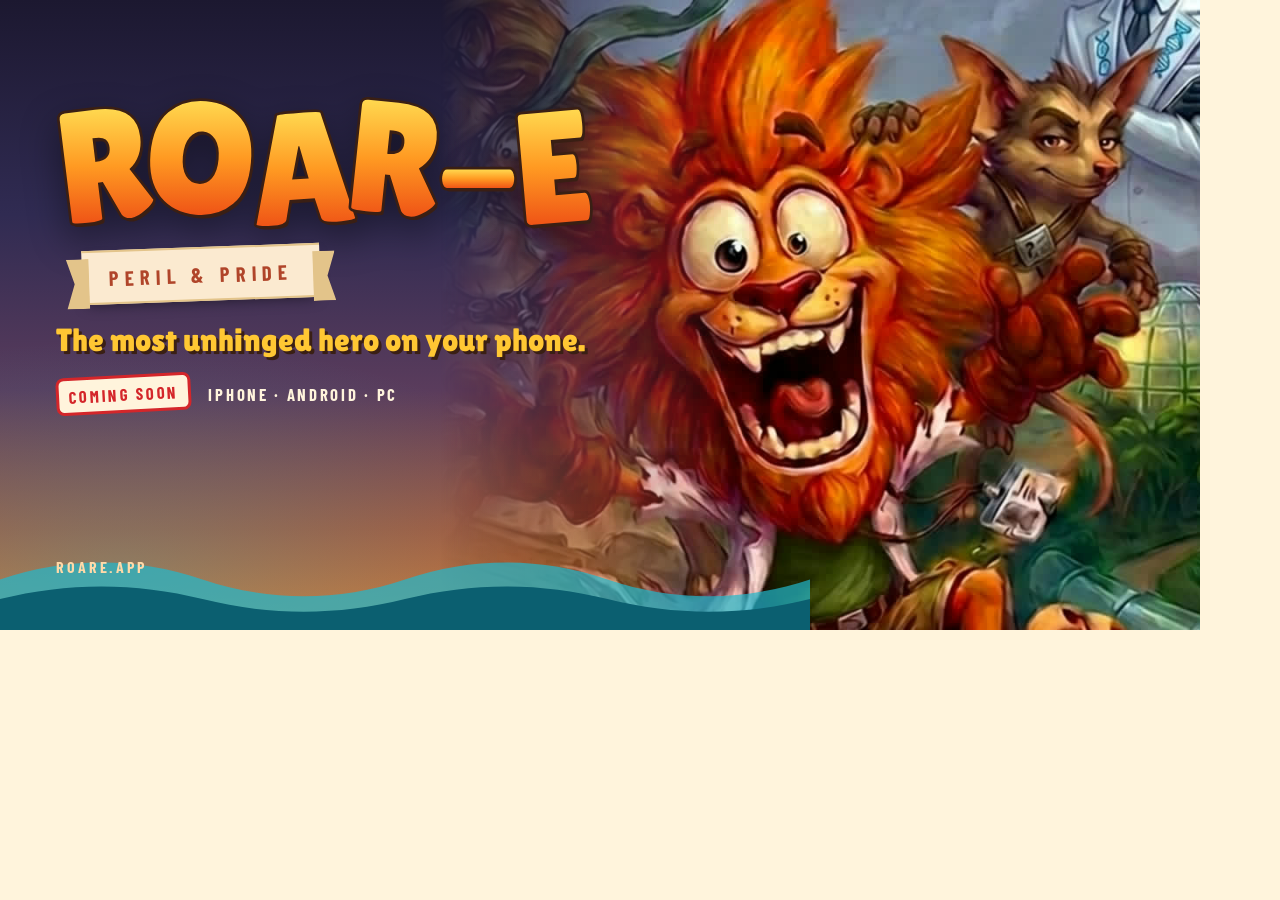
<file: scripts/og-source.html>
<!DOCTYPE html>
<html lang="en"><head><meta charset="utf-8"><title>ROAR-E OG image source (1200x630)</title>
<link rel="stylesheet" href="../css/site.css">
<style>
html,body{margin:0;width:1200px;height:630px;overflow:hidden}
body::before{display:none}
.og{position:relative;width:1200px;height:630px;overflow:hidden;color:#fff4dc;
 background:radial-gradient(60% 50% at 78% 24%, rgba(255,201,92,.32) 0%, rgba(255,143,31,.10) 38%, transparent 70%),
 radial-gradient(70% 60% at 10% 90%, rgba(33,184,204,.28) 0%, transparent 60%),
 linear-gradient(180deg,#1c1830 0%,#302b52 34%,#5a3c5c 62%,#a9583a 84%,#d97a32 100%)}
.art{position:absolute;right:0;top:0;height:630px;width:760px;object-fit:cover;object-position:62% 50%;
 -webkit-mask-image:linear-gradient(90deg,transparent 0%,#000 38%);mask-image:linear-gradient(90deg,transparent 0%,#000 38%)}
.copy{position:absolute;left:56px;top:96px;width:560px}
.wm{width:540px;height:auto;filter:drop-shadow(0 14px 18px rgba(0,0,0,.4))}
.ribbon{margin:14px 0 22px 26px;font-size:1.3rem}
.tag{font-family:var(--font-display);font-size:2rem;color:var(--gold);text-shadow:3px 3px 0 var(--ink-2);line-height:1.05;margin:0 0 18px}
.plat{font-family:var(--font-label);font-weight:700;text-transform:uppercase;letter-spacing:.16em;font-size:1.05rem;color:#fff4dc;margin:0}
.plat b{display:inline-block;background:#fff4dc;color:var(--red);border:3px solid var(--red);border-radius:8px;padding:.15em .55em;margin-right:.7em;transform:rotate(-3deg)}
.dom{position:absolute;left:56px;bottom:34px;font-family:var(--font-label);font-weight:700;letter-spacing:.18em;text-transform:uppercase;font-size:1rem;color:#ffd9a8}
.sea{position:absolute;left:0;right:0;bottom:0;height:90px}
</style></head><body>
<div class="og">
 <svg width="0" height="0" style="position:absolute"><symbol id="wm" viewBox="-10 -780 3407 866"><defs><linearGradient id="wm-g" x1="0" y1="0" x2="0" y2="1"><stop offset="0" stop-color="#ffd84f"/><stop offset=".5" stop-color="#ff9a22"/><stop offset="1" stop-color="#ef5416"/></linearGradient></defs><g fill="#3a1f14" transform="translate(14 22)"><path d="M282.1154415115596 -7.768473449971758Q284.06535100604196 8.112264976289396 189.77346660011636 19.689852599778405Q94.48903604254946 31.389309566672566 92.66099589147225 16.501117292052733L13.202183991316083 -630.6389735780892Q8.936756972135932 -665.3780888855354 45.660964582864835 -669.887254591526L235.2372795463573 -693.1642991819092Q496.276917428025 -725.215936497463 521.2601328260803 -521.7439754109919Q528.8160321171995 -460.2061140092299 511.1493263197676 -407.15766910961963Q493.4826205223358 -354.1092242100093 453.4666701522721 -318.97058855094315L604.1200473741596 -125.89143397531413Q599.1045424027525 -101.09537158868122 559.2104613760939 -64.96418977797376Q504.89807404403604 -14.972544653088057 466.1887741300245 -10.219640260287306Q427.47947421601293 -5.466735867486555 405.20875571948363 -30.942510588745762L285.2200312594721 -236.8543995181114L254.45110055859112 -233.07644987255185ZM220.08394571833952 -512.9744646354045 238.36434722911164 -364.09254188920636 243.32707798731826 -364.70188860623205Q337.61896239324386 -376.27947622972107 327.9912842642372 -454.69062220938554Q323.6039879016519 -490.4222836684731 303.10917058669736 -505.537258469201Q282.61435327174286 -520.652233269929 240.92741490280727 -515.5337208469127Z"/><path d="M871.169413133171 -31.4115839073913Q731.2040580512808 -43.65696576343727 651.0591556029458 -143.0201612210456Q570.914253154611 -242.38335667865394 586.2972417495725 -418.21172089184705Q601.6802303445343 -594.0400851050401 698.7708284137824 -676.8933636554735Q795.8614264830305 -759.7466422059069 936.8229762630125 -747.4141046071134Q1077.7845260429945 -735.0815670083197 1156.653025801061 -638.3395919100622Q1235.5215255591274 -541.5976168118048 1219.7027582504275 -360.78827910815295Q1203.8839909417275 -179.97894140450114 1107.5093795783944 -99.57257172792323Q1011.1347682150613 -19.16620205134533 871.169413133171 -31.4115839073913ZM917.5985869102328 -556.3626119303674Q869.781241401829 -560.5460875822549 833.5700610329503 -519.546082505517Q797.3588806640716 -478.5460774287791 790.4299991156328 -399.3485989304853Q783.5011175671939 -320.15112043219153 810.6790341412625 -275.111017738115Q837.8569507153312 -230.07091504403843 888.1647829689643 -225.6695500352817Q938.4726152225976 -221.26818502652495 973.6004451506368 -261.3591511479188Q1008.728275078676 -301.4501172693126 1015.7007344984887 -381.14569311665224Q1022.6731939183014 -460.84126896399187 994.044563168469 -506.5102026212358Q965.4159324186365 -552.1791362784797 917.5985869102328 -556.3626119303674Z"/><path d="M1759.979505747462 12.683200183452179Q1673.1914333748573 18.75201339919108 1664.2553037582031 -8.691484691875118L1622.3371049866369 -135.0752835418363L1463.7244209953246 -123.98400421652039L1443.4448662820614 1.736875754277449Q1439.6219326665703 33.07990015479675 1349.841168143186 39.35798279176803Q1301.9580937307146 42.70629353148605 1278.630459969146 38.824090151171895Q1255.3028262075773 34.94188677085774 1255.0935567863448 31.94919462007827L1384.437260957561 -655.7485632585328Q1383.879209167608 -663.7290756606114 1520.5454840532038 -673.2857125635567Q1657.2117589388 -682.8423494665018 1657.7698107287529 -674.8618370644232L1877.6432806222192 -10.581280945996092Q1878.1315759384283 -3.5983325941773217 1832.5226555214529 3.6007213990917393Q1786.9137351044774 10.7997753923608 1759.979505747462 12.683200183452179ZM1479.8044500863164 -252.41855044312118 1584.548675363598 -259.7429801862543 1525.2187030368718 -463.09969727155226 1519.2333187353129 -462.68115842908753Z"/><path d="M2042.5837062130397 -58.2979939660022Q2040.9112508007572 -42.38564364010983 1946.4316707407713 -52.31584765053691Q1850.9575687854172 -62.35058012423164 1852.5254957344318 -77.26840855475574L1920.678053784942 -725.6966843348698Q1924.33654999931 -760.5049506727594 1961.133860127936 -756.6373975318562L2151.087542143276 -736.6724610477345Q2412.646800625132 -709.1814752083416 2391.218465655263 -505.3044866578456Q2384.7377009326683 -443.6441291450127 2355.5904880488133 -395.92945654733853Q2326.4432751649583 -348.21478394966437 2279.5484578707246 -322.97837947239304L2382.90723940092 -100.95819507333125Q2372.44238111955 -77.92589729063393 2325.4430353620487 -51.694970917994205Q2261.2769977194434 -15.202237213217671 2222.4906438000808 -19.27884728065615Q2183.704289880718 -23.35545734809463 2167.7351708402152 -53.188111220491706L2097.1418461312137 -280.814081853303L2066.3116673747973 -284.0544642146002ZM2095.7886940162753 -564.5096387084533 2080.1094245261274 -415.33135440321234 2085.0820340029686 -414.80871208687404Q2179.5616140629545 -404.878508076447 2187.819362661099 -483.44573781054055Q2191.582387338735 -519.2485260437984 2175.0129803816058 -538.5864357831947Q2158.4435734244767 -557.9243455225911 2116.673653819009 -562.3145409798325Z"/><path d="M2851.0 -200.0H2456.0Q2438.0 -200.0 2430.0 -229.0Q2426.0 -244.0 2426.0 -258.0Q2426.0 -272.0 2430.0 -287.0Q2438.0 -316.0 2456.0 -316.0H2851.0Q2869.0 -316.0 2877.0 -287.0Q2881.0 -272.0 2881.0 -258.0Q2881.0 -244.0 2877.0 -229.0Q2869.0 -200.0 2851.0 -200.0Z"/><path d="M3249.260539689362 -412.35901887782006Q3268.1882389531047 -414.01497799002556 3274.289140945441 -344.2813491236033Q3276.1194115431417 -323.3612604636767 3274.120474070037 -294.5775107256975Q3272.1215365969324 -265.79376098771826 3260.1672002198316 -264.7478920747464L3133.65047356218 -253.67911274579382L3142.3660478369457 -154.0596429366192L3325.665872285827 -170.0962996021883Q3342.6011821533866 -171.5779472288985 3352.413203022834 -128.26831496934764Q3357.057746229315 -109.60208293384744 3358.9315946983897 -88.18389692487492Q3360.805443167464 -66.7657109159024 3357.791570232334 -32.372156724297106Q3354.7776972972038 2.0213974673081907 3340.8309715239193 3.2415778657754046L3000.1323847765425 33.0488418854745Q2962.2769862490563 36.36076010988551 2959.5751582238786 5.478724469041396L2903.5340156371344 -635.074466403951Q2901.2679663256954 -660.9755285543365 2924.1804443818055 -662.9801106375326L3280.8181462986504 -694.1818665411943Q3301.7382349585773 -696.012137138895 3309.451518191745 -607.8489063577755Q3317.1648014249126 -519.685675576656 3296.244712764986 -517.8554049789552L3111.948693618013 -501.7315925706384L3120.7514236355264 -401.1159280633721Z"/></g><g fill="url(#wm-g)" stroke="#3a1f14" stroke-width="34" stroke-linejoin="round" paint-order="stroke fill"><path d="M282.1154415115596 -7.768473449971758Q284.06535100604196 8.112264976289396 189.77346660011636 19.689852599778405Q94.48903604254946 31.389309566672566 92.66099589147225 16.501117292052733L13.202183991316083 -630.6389735780892Q8.936756972135932 -665.3780888855354 45.660964582864835 -669.887254591526L235.2372795463573 -693.1642991819092Q496.276917428025 -725.215936497463 521.2601328260803 -521.7439754109919Q528.8160321171995 -460.2061140092299 511.1493263197676 -407.15766910961963Q493.4826205223358 -354.1092242100093 453.4666701522721 -318.97058855094315L604.1200473741596 -125.89143397531413Q599.1045424027525 -101.09537158868122 559.2104613760939 -64.96418977797376Q504.89807404403604 -14.972544653088057 466.1887741300245 -10.219640260287306Q427.47947421601293 -5.466735867486555 405.20875571948363 -30.942510588745762L285.2200312594721 -236.8543995181114L254.45110055859112 -233.07644987255185ZM220.08394571833952 -512.9744646354045 238.36434722911164 -364.09254188920636 243.32707798731826 -364.70188860623205Q337.61896239324386 -376.27947622972107 327.9912842642372 -454.69062220938554Q323.6039879016519 -490.4222836684731 303.10917058669736 -505.537258469201Q282.61435327174286 -520.652233269929 240.92741490280727 -515.5337208469127Z"/><path d="M871.169413133171 -31.4115839073913Q731.2040580512808 -43.65696576343727 651.0591556029458 -143.0201612210456Q570.914253154611 -242.38335667865394 586.2972417495725 -418.21172089184705Q601.6802303445343 -594.0400851050401 698.7708284137824 -676.8933636554735Q795.8614264830305 -759.7466422059069 936.8229762630125 -747.4141046071134Q1077.7845260429945 -735.0815670083197 1156.653025801061 -638.3395919100622Q1235.5215255591274 -541.5976168118048 1219.7027582504275 -360.78827910815295Q1203.8839909417275 -179.97894140450114 1107.5093795783944 -99.57257172792323Q1011.1347682150613 -19.16620205134533 871.169413133171 -31.4115839073913ZM917.5985869102328 -556.3626119303674Q869.781241401829 -560.5460875822549 833.5700610329503 -519.546082505517Q797.3588806640716 -478.5460774287791 790.4299991156328 -399.3485989304853Q783.5011175671939 -320.15112043219153 810.6790341412625 -275.111017738115Q837.8569507153312 -230.07091504403843 888.1647829689643 -225.6695500352817Q938.4726152225976 -221.26818502652495 973.6004451506368 -261.3591511479188Q1008.728275078676 -301.4501172693126 1015.7007344984887 -381.14569311665224Q1022.6731939183014 -460.84126896399187 994.044563168469 -506.5102026212358Q965.4159324186365 -552.1791362784797 917.5985869102328 -556.3626119303674Z"/><path d="M1759.979505747462 12.683200183452179Q1673.1914333748573 18.75201339919108 1664.2553037582031 -8.691484691875118L1622.3371049866369 -135.0752835418363L1463.7244209953246 -123.98400421652039L1443.4448662820614 1.736875754277449Q1439.6219326665703 33.07990015479675 1349.841168143186 39.35798279176803Q1301.9580937307146 42.70629353148605 1278.630459969146 38.824090151171895Q1255.3028262075773 34.94188677085774 1255.0935567863448 31.94919462007827L1384.437260957561 -655.7485632585328Q1383.879209167608 -663.7290756606114 1520.5454840532038 -673.2857125635567Q1657.2117589388 -682.8423494665018 1657.7698107287529 -674.8618370644232L1877.6432806222192 -10.581280945996092Q1878.1315759384283 -3.5983325941773217 1832.5226555214529 3.6007213990917393Q1786.9137351044774 10.7997753923608 1759.979505747462 12.683200183452179ZM1479.8044500863164 -252.41855044312118 1584.548675363598 -259.7429801862543 1525.2187030368718 -463.09969727155226 1519.2333187353129 -462.68115842908753Z"/><path d="M2042.5837062130397 -58.2979939660022Q2040.9112508007572 -42.38564364010983 1946.4316707407713 -52.31584765053691Q1850.9575687854172 -62.35058012423164 1852.5254957344318 -77.26840855475574L1920.678053784942 -725.6966843348698Q1924.33654999931 -760.5049506727594 1961.133860127936 -756.6373975318562L2151.087542143276 -736.6724610477345Q2412.646800625132 -709.1814752083416 2391.218465655263 -505.3044866578456Q2384.7377009326683 -443.6441291450127 2355.5904880488133 -395.92945654733853Q2326.4432751649583 -348.21478394966437 2279.5484578707246 -322.97837947239304L2382.90723940092 -100.95819507333125Q2372.44238111955 -77.92589729063393 2325.4430353620487 -51.694970917994205Q2261.2769977194434 -15.202237213217671 2222.4906438000808 -19.27884728065615Q2183.704289880718 -23.35545734809463 2167.7351708402152 -53.188111220491706L2097.1418461312137 -280.814081853303L2066.3116673747973 -284.0544642146002ZM2095.7886940162753 -564.5096387084533 2080.1094245261274 -415.33135440321234 2085.0820340029686 -414.80871208687404Q2179.5616140629545 -404.878508076447 2187.819362661099 -483.44573781054055Q2191.582387338735 -519.2485260437984 2175.0129803816058 -538.5864357831947Q2158.4435734244767 -557.9243455225911 2116.673653819009 -562.3145409798325Z"/><path d="M2851.0 -200.0H2456.0Q2438.0 -200.0 2430.0 -229.0Q2426.0 -244.0 2426.0 -258.0Q2426.0 -272.0 2430.0 -287.0Q2438.0 -316.0 2456.0 -316.0H2851.0Q2869.0 -316.0 2877.0 -287.0Q2881.0 -272.0 2881.0 -258.0Q2881.0 -244.0 2877.0 -229.0Q2869.0 -200.0 2851.0 -200.0Z"/><path d="M3249.260539689362 -412.35901887782006Q3268.1882389531047 -414.01497799002556 3274.289140945441 -344.2813491236033Q3276.1194115431417 -323.3612604636767 3274.120474070037 -294.5775107256975Q3272.1215365969324 -265.79376098771826 3260.1672002198316 -264.7478920747464L3133.65047356218 -253.67911274579382L3142.3660478369457 -154.0596429366192L3325.665872285827 -170.0962996021883Q3342.6011821533866 -171.5779472288985 3352.413203022834 -128.26831496934764Q3357.057746229315 -109.60208293384744 3358.9315946983897 -88.18389692487492Q3360.805443167464 -66.7657109159024 3357.791570232334 -32.372156724297106Q3354.7776972972038 2.0213974673081907 3340.8309715239193 3.2415778657754046L3000.1323847765425 33.0488418854745Q2962.2769862490563 36.36076010988551 2959.5751582238786 5.478724469041396L2903.5340156371344 -635.074466403951Q2901.2679663256954 -660.9755285543365 2924.1804443818055 -662.9801106375326L3280.8181462986504 -694.1818665411943Q3301.7382349585773 -696.012137138895 3309.451518191745 -607.8489063577755Q3317.1648014249126 -519.685675576656 3296.244712764986 -517.8554049789552L3111.948693618013 -501.7315925706384L3120.7514236355264 -401.1159280633721Z"/></g></symbol></svg>
 <img class="art" src="../media/key-art.jpg" alt="">
 <svg class="sea" viewBox="0 0 1440 160" preserveAspectRatio="none"><path d="M0 70c120-40 240-40 360 0s240 40 360 0 240-40 360 0 240 40 360 0v90H0z" fill="#21b8cc" opacity=".7"/><path d="M0 105c120-30 240-30 360 0s240 30 360 0 240-30 360 0 240 30 360 0v55H0z" fill="#0b5f70"/></svg>
 <div class="copy">
  <svg class="wm" viewBox="0 0 3407 866"><use href="#wm"/></svg>
  <p class="ribbon">Peril &amp; Pride</p>
  <p class="tag">The most unhinged hero on your phone.</p>
  <p class="plat"><b>Coming soon</b> iPhone · Android · PC</p>
 </div>
 <p class="dom">roare.app</p>
</div>
</body></html>
</file>
<file: css/site.css>
/* ==========================================================================
   ROAR-E studio & game site — site.css
   Pure CSS, no build step. Painterly "tropical-industrial" system.
   Palette follows the ROAR-E Production Bible: warm mane/gold heroes, red tee
   brand anchor, W1 turquoise sea + white sand + rust containers, Helix Corp
   cold white-blue, and the hazard canon (magenta-red = danger/never,
   amber = timing, teal = safe/interactive).
   ========================================================================== */

/* ---------- Fonts (self-hosted, SIL OFL; see fonts/LICENSE-OFL.txt) ---------- */
@font-face { font-family: "Lilita One"; font-style: normal; font-weight: 400; font-display: swap; src: url("../fonts/lilita-one-400.woff2") format("woff2"); }
@font-face { font-family: "Barlow"; font-style: normal; font-weight: 400; font-display: swap; src: url("../fonts/barlow-400.woff2") format("woff2"); }
@font-face { font-family: "Barlow"; font-style: normal; font-weight: 500; font-display: swap; src: url("../fonts/barlow-500.woff2") format("woff2"); }
@font-face { font-family: "Barlow"; font-style: normal; font-weight: 700; font-display: swap; src: url("../fonts/barlow-700.woff2") format("woff2"); }
@font-face { font-family: "Barlow Condensed"; font-style: normal; font-weight: 600; font-display: swap; src: url("../fonts/barlow-condensed-600.woff2") format("woff2"); }
@font-face { font-family: "Barlow Condensed"; font-style: normal; font-weight: 700; font-display: swap; src: url("../fonts/barlow-condensed-700.woff2") format("woff2"); }

/* ---------- Tokens ---------- */
:root {
  --ink: #1d120c;
  --ink-2: #3a1f14;
  --ink-3: #5b3a2a;
  --cream: #fff4dc;
  --paper: #fbead0;
  --sand: #f2dcb0;
  --sand-2: #e3c48a;
  --mane: #ff8f1f;
  --mane-2: #f05a17;
  --gold: #ffc733;
  --red: #d4262a;
  --red-2: #a81a1f;
  --rust: #b0452a;
  --teal: #16a79f;
  --teal-2: #0c7a75;
  --teal-3: #075552;
  --sea: #21b8cc;
  --sea-deep: #0b5f70;
  --storm: #2b2745;
  --storm-2: #171529;
  --storm-3: #0f0e1c;
  --helix: #9fdcff;
  --helix-2: #d9f1ff;
  --magenta: #ff2f6d;
  --amber: #ffb020;

  --font-display: "Lilita One", "Arial Black", Impact, sans-serif;
  --font-body: "Barlow", "Segoe UI", Helvetica, Arial, sans-serif;
  --font-label: "Barlow Condensed", "Arial Narrow", "Barlow", sans-serif;

  --wrap: 1180px;
  --wrap-wide: 1440px;
  --gutter: clamp(16px, 4vw, 40px);
  --sec-pad: clamp(56px, 9vw, 120px);
  --radius: 18px;
  --radius-sm: 10px;
  --shadow-pop: 0 18px 40px -18px rgba(29, 18, 12, .55);
  --ease-bounce: cubic-bezier(.34, 1.56, .64, 1);
  --ease-out: cubic-bezier(.22, 1, .36, 1);
}

/* ---------- Reset-ish ---------- */
*, *::before, *::after { box-sizing: border-box; }
html { -webkit-text-size-adjust: 100%; scroll-behavior: smooth; }
body {
  margin: 0;
  font-family: var(--font-body);
  font-size: clamp(1rem, .95rem + .25vw, 1.125rem);
  line-height: 1.6;
  color: var(--ink);
  background: var(--cream);
  overflow-x: clip;
}
img, svg, video { display: block; max-width: 100%; }
img { height: auto; }
h1, h2, h3, h4 { font-family: var(--font-display); font-weight: 400; line-height: 1.02; margin: 0 0 .45em; letter-spacing: .01em; }
h2 { font-size: clamp(2.2rem, 1.6rem + 3vw, 4.2rem); }
h3 { font-size: clamp(1.35rem, 1.2rem + .8vw, 1.9rem); }
p { margin: 0 0 1em; }
a { color: var(--rust); text-decoration-thickness: .08em; text-underline-offset: .14em; }
a:hover { color: var(--red); }
:focus-visible { outline: 3px solid var(--amber); outline-offset: 3px; border-radius: 4px; }
::selection { background: var(--mane); color: var(--ink); }
.sr-only { position: absolute !important; width: 1px; height: 1px; padding: 0; margin: -1px; overflow: hidden; clip: rect(0 0 0 0); white-space: nowrap; border: 0; }
.skip { position: absolute; left: 12px; top: -60px; z-index: 100; background: var(--gold); color: var(--ink); padding: 10px 16px; font-family: var(--font-label); font-weight: 700; text-transform: uppercase; letter-spacing: .1em; border-radius: 8px; text-decoration: none; }
.skip:focus { top: 12px; }

.wrap { width: min(100% - 2 * var(--gutter), var(--wrap)); margin-inline: auto; }
.wrap--wide { width: min(100% - 2 * var(--gutter), var(--wrap-wide)); margin-inline: auto; }

/* Paper grain — one fixed layer, SVG noise, tiny. */
body::before {
  content: ""; position: fixed; inset: 0; z-index: 9; pointer-events: none; opacity: .09;
  mix-blend-mode: multiply;
  background-image: url("data:image/svg+xml;utf8,<svg xmlns='http://www.w3.org/2000/svg' width='180' height='180'><filter id='n'><feTurbulence type='fractalNoise' baseFrequency='.9' numOctaves='2' stitchTiles='stitch'/><feColorMatrix values='0 0 0 0 0  0 0 0 0 0  0 0 0 0 0  0 0 0 .9 0'/></filter><rect width='100%' height='100%' filter='url(%23n)'/></svg>");
}

/* ---------- Labels, eyebrows, claw motif ---------- */
.label { font-family: var(--font-label); font-weight: 700; text-transform: uppercase; letter-spacing: .14em; font-size: .86rem; }
.eyebrow {
  display: inline-flex; align-items: center; gap: .6em;
  font-family: var(--font-label); font-weight: 700; text-transform: uppercase; letter-spacing: .16em; font-size: .9rem;
  color: var(--rust); margin-bottom: .9em;
}
.eyebrow::before {
  content: ""; width: 1.4em; height: 1.1em; flex: none;
  background: currentColor;
  -webkit-mask: url("data:image/svg+xml;utf8,<svg xmlns='http://www.w3.org/2000/svg' viewBox='0 0 28 22'><path d='M3 2l6 18M12 2l6 18M21 2l6 18' stroke='black' stroke-width='3.6' stroke-linecap='round' fill='none'/></svg>") center / contain no-repeat;
  mask: url("data:image/svg+xml;utf8,<svg xmlns='http://www.w3.org/2000/svg' viewBox='0 0 28 22'><path d='M3 2l6 18M12 2l6 18M21 2l6 18' stroke='black' stroke-width='3.6' stroke-linecap='round' fill='none'/></svg>") center / contain no-repeat;
}
.sec--dark .eyebrow { color: var(--gold); }
.lead { font-size: clamp(1.1rem, 1rem + .5vw, 1.35rem); line-height: 1.5; max-width: 40ch; }
.sec--dark .lead { color: #f3e7d3; }

/* ---------- Buttons ---------- */
.btn {
  --btn-bg: var(--mane); --btn-fg: var(--ink); --btn-shadow: var(--ink-2);
  display: inline-flex; align-items: center; gap: .55em;
  font-family: var(--font-display); font-size: 1.12rem; letter-spacing: .03em; text-decoration: none;
  color: var(--btn-fg); background: var(--btn-bg);
  padding: .8em 1.5em; border-radius: 14px; border: 3px solid var(--ink-2);
  box-shadow: 0 6px 0 var(--btn-shadow);
  transform: translateY(0);
  transition: transform .15s var(--ease-out), box-shadow .15s var(--ease-out), background .2s;
  cursor: pointer; white-space: nowrap;
}
.btn:hover { transform: translateY(-2px); box-shadow: 0 8px 0 var(--btn-shadow); color: var(--btn-fg); background: var(--gold); }
.btn:active { transform: translateY(4px); box-shadow: 0 2px 0 var(--btn-shadow); }
.btn--primary { background: linear-gradient(180deg, var(--gold) 0%, var(--mane) 55%, var(--mane-2) 100%); }
.btn--primary:hover { background: linear-gradient(180deg, #ffe07a 0%, var(--gold) 60%, var(--mane) 100%); }
.btn--ghost { --btn-bg: transparent; --btn-fg: var(--cream); --btn-shadow: rgba(0, 0, 0, .55); border-color: var(--cream); }
.btn--ghost:hover { background: rgba(255, 244, 220, .12); color: var(--cream); }
.btn--ink { --btn-bg: var(--ink-2); --btn-fg: var(--cream); --btn-shadow: #000; }
.btn--ink:hover { background: var(--ink); color: var(--cream); }
.btn svg { width: 1.1em; height: 1.1em; flex: none; }

/* ---------- Header ---------- */
.top {
  position: absolute; inset: 0 0 auto 0; z-index: 20;
  padding: 14px 0;
}
.top__row { display: flex; align-items: center; justify-content: space-between; gap: 16px; }
.brand { display: inline-flex; align-items: center; text-decoration: none; flex: none; }
.brand svg { height: 40px; width: 157px; }
.top nav { min-width: 0; }
.nav { display: flex; gap: clamp(8px, 2vw, 22px); list-style: none; margin: 0; padding: 0; overflow-x: auto; scrollbar-width: none; -webkit-mask-image: linear-gradient(90deg, #000 88%, transparent); mask-image: linear-gradient(90deg, #000 88%, transparent); padding-right: 24px; }
@media (min-width: 1100px) { .nav { -webkit-mask-image: none; mask-image: none; padding-right: 0; } }
.nav::-webkit-scrollbar { display: none; }
.nav a {
  font-family: var(--font-label); font-weight: 700; text-transform: uppercase; letter-spacing: .12em; font-size: .92rem;
  color: var(--cream); text-decoration: none; padding: 8px 4px; white-space: nowrap;
  border-bottom: 3px solid transparent; transition: border-color .2s;
}
.nav a:hover, .nav a[aria-current="page"] { border-bottom-color: var(--gold); color: #fff; }
.top--solid { position: relative; background: var(--storm-2); }

/* ---------- Hero ---------- */
.hero {
  position: relative; isolation: isolate; overflow: clip;
  color: var(--cream);
  padding-top: clamp(96px, 14vw, 150px);
  padding-bottom: clamp(120px, 14vw, 190px);
  background:
    radial-gradient(60% 50% at 78% 24%, rgba(255, 201, 92, .32) 0%, rgba(255, 143, 31, .10) 38%, transparent 70%),
    radial-gradient(70% 60% at 10% 90%, rgba(33, 184, 204, .28) 0%, transparent 60%),
    radial-gradient(45% 35% at 40% 10%, rgba(120, 100, 170, .35) 0%, transparent 70%),
    linear-gradient(180deg, #1c1830 0%, #302b52 34%, #5a3c5c 62%, #a9583a 84%, #d97a32 100%);
}
.hero__clouds {
  position: absolute; inset: 0; z-index: -1; opacity: .45; pointer-events: none;
  background:
    radial-gradient(38% 22% at 18% 26%, rgba(255, 255, 255, .10), transparent 70%),
    radial-gradient(30% 18% at 70% 14%, rgba(255, 255, 255, .12), transparent 70%),
    radial-gradient(44% 24% at 86% 44%, rgba(255, 200, 150, .12), transparent 70%);
}
.hero__sun {
  position: absolute; z-index: -1; right: 8%; top: 12%; width: clamp(180px, 26vw, 360px); aspect-ratio: 1; border-radius: 50%;
  background: radial-gradient(circle at 50% 50%, #fff2b8 0%, #ffc94d 28%, rgba(255, 160, 40, .55) 48%, transparent 72%);
  filter: blur(2px); opacity: .9;
}
.hero__sea {
  position: absolute; left: 0; right: 0; bottom: 0; z-index: 0; height: clamp(90px, 12vw, 160px); pointer-events: none;
}
.hero__sea svg { width: 100%; height: 100%; }
.hero__grid {
  position: relative; z-index: 1;
  display: grid; grid-template-columns: 1fr; gap: clamp(36px, 5vw, 64px); align-items: center;
}
@media (min-width: 900px) { .hero__grid { grid-template-columns: 1.05fr .95fr; } }

.sign {
  display: inline-flex; align-items: center; gap: .6em;
  background: var(--paper); color: var(--rust);
  font-family: var(--font-label); font-weight: 700; text-transform: uppercase; letter-spacing: .14em; font-size: .8rem;
  padding: .45em .9em; border: 3px solid var(--rust); border-radius: 6px;
  box-shadow: 3px 3px 0 var(--ink-2);
  transform: rotate(-2.5deg); margin-bottom: 1.4rem;
}
.sign__dot { width: .9em; height: .9em; border-radius: 50%; background: var(--red); border: 2px solid var(--paper); box-shadow: 0 0 0 2px var(--red); flex: none; }

.wordmark { width: min(100%, 640px); height: auto; overflow: visible; filter: drop-shadow(0 16px 24px rgba(0, 0, 0, .35)); }
.wordmark--sm { width: auto; filter: none; }

.ribbon {
  position: relative; display: inline-block; margin: .6rem 0 1.2rem 1.2rem;
  background: var(--paper); color: var(--rust);
  font-family: var(--font-label); font-weight: 700; text-transform: uppercase; letter-spacing: .28em; font-size: clamp(.95rem, .8rem + .6vw, 1.25rem);
  padding: .42em 1.3em .38em; border-top: 2px solid var(--sand-2); border-bottom: 2px solid var(--sand-2);
  transform: rotate(-2deg);
  box-shadow: 0 6px 14px -6px rgba(0, 0, 0, .5);
}
.ribbon::before, .ribbon::after {
  content: ""; position: absolute; top: 6px; bottom: -6px; width: 1.1em; background: var(--sand-2); z-index: -1;
}
.ribbon::before { left: -.75em; clip-path: polygon(0 0, 100% 0, 100% 100%, 0 100%, 35% 50%); }
.ribbon::after { right: -.75em; clip-path: polygon(0 0, 100% 0, 65% 50%, 100% 100%, 0 100%); }

.hero__tag { font-family: var(--font-display); font-size: clamp(1.4rem, 1.1rem + 1.6vw, 2.3rem); color: var(--gold); text-shadow: 3px 3px 0 var(--ink-2); margin: 0 0 .6rem; line-height: 1.1; }
.hero__lead { font-size: clamp(1.05rem, .95rem + .5vw, 1.3rem); max-width: 46ch; color: #fbeedb; text-wrap: pretty; }
.hero__lead strong { color: var(--gold); font-weight: 700; }

.launch { display: flex; flex-wrap: wrap; align-items: center; gap: 14px 18px; margin: 1.4rem 0 1.6rem; }
.stamp {
  font-family: var(--font-display); font-size: 1.05rem; letter-spacing: .08em; text-transform: uppercase;
  color: var(--red); border: 3px solid var(--red); border-radius: 8px; padding: .28em .7em;
  box-shadow: inset 0 0 0 2px var(--cream), 0 0 0 2px var(--cream);
  background: var(--cream);
  transform: rotate(-4deg);
  mask-image: url("data:image/svg+xml;utf8,<svg xmlns='http://www.w3.org/2000/svg' width='120' height='60'><filter id='r'><feTurbulence baseFrequency='.8' numOctaves='2'/><feColorMatrix values='0 0 0 0 0 0 0 0 0 0 0 0 0 0 0 0 0 0 .42 .6'/></filter><rect width='100%' height='100%' fill='white'/><rect width='100%' height='100%' filter='url(%23r)' opacity='.85'/></svg>");
  -webkit-mask-image: url("data:image/svg+xml;utf8,<svg xmlns='http://www.w3.org/2000/svg' width='120' height='60'><filter id='r'><feTurbulence baseFrequency='.8' numOctaves='2'/><feColorMatrix values='0 0 0 0 0 0 0 0 0 0 0 0 0 0 0 0 0 0 .42 .6'/></filter><rect width='100%' height='100%' fill='white'/><rect width='100%' height='100%' filter='url(%23r)' opacity='.85'/></svg>");
}
.platforms { display: flex; flex-wrap: wrap; align-items: center; gap: 10px 14px; font-family: var(--font-label); font-weight: 700; text-transform: uppercase; letter-spacing: .12em; font-size: .95rem; color: var(--cream); }
.platforms span { display: inline-flex; align-items: center; gap: .45em; }
.platforms svg { width: 1.25em; height: 1.25em; fill: currentColor; }
.platforms i { width: 6px; height: 6px; border-radius: 50%; background: var(--gold); display: inline-block; }
.cta { display: flex; flex-wrap: wrap; gap: 14px; }

/* Stage: Rory bursting out of a painted sunburst, Kip judging from the corner */
.hero__stage { position: relative; aspect-ratio: 1; width: min(100%, 78vw, 560px); margin: 8px auto 0; }
@media (min-width: 900px) { .hero__stage { width: 100%; max-width: 680px; margin: 0 0 0 auto; } }
.burst {
  position: absolute; inset: 2%; border-radius: 50%;
  background: repeating-conic-gradient(from 0deg, rgba(255, 224, 120, .30) 0 7deg, rgba(255, 224, 120, 0) 7deg 15deg);
  -webkit-mask: radial-gradient(circle, #000 18%, rgba(0, 0, 0, .5) 45%, transparent 71%);
  mask: radial-gradient(circle, #000 18%, rgba(0, 0, 0, .5) 45%, transparent 71%);
  animation: spin 80s linear infinite;
}
.burst::after { content: ""; position: absolute; inset: 24%; border-radius: 50%; background: radial-gradient(circle, rgba(255, 244, 200, .9) 0%, rgba(255, 190, 70, .45) 50%, transparent 74%); filter: blur(8px); }
@keyframes spin { to { rotate: 360deg; } }
.hero__stage .cutout--rory { left: 4%; top: 0; bottom: auto; width: 84%; max-width: none; }
.hero__stage .cutout--kip { right: 3%; bottom: 2%; width: 28%; max-width: none; transform: scaleX(-1); }
.hero__stage .cutout--rory img { animation: bob 4.5s ease-in-out 1.8s infinite; }
.hero__sticker {
  position: absolute; z-index: 7; left: -2%; bottom: 8%; margin: 0;
  font-family: var(--font-display); font-size: clamp(1rem, .8rem + 1vw, 1.35rem); color: var(--ink);
  background: var(--gold); border: 3px solid var(--ink-2); border-radius: 12px; padding: .35em .8em;
  box-shadow: 4px 5px 0 var(--ink-2); transform: rotate(-8deg);
}

/* The dev window: gameplay clip in a painted crate frame (lives in "How it plays") */
.devwin { max-width: 780px; margin: 0 auto clamp(28px, 4vw, 44px); }
.devwin .tv { transform: rotate(-1.2deg); }
.devwin .tv__caption { color: var(--ink-3); opacity: 1; text-align: center; margin-left: 0; }
.tv {
  position: relative; border-radius: 22px; padding: 12px;
  background:
    repeating-linear-gradient(90deg, rgba(255, 255, 255, .06) 0 3px, transparent 3px 11px),
    linear-gradient(160deg, #c95a30 0%, #9d3f22 45%, #6e2a16 100%);
  border: 4px solid var(--ink-2);
  box-shadow: 0 30px 60px -22px rgba(0, 0, 0, .75), inset 0 0 0 2px rgba(255, 210, 150, .25);
  transform: rotate(-1.8deg);
  transition: transform .4s var(--ease-out);
}
.tv::before, .tv::after, .tv__screen::before, .tv__screen::after {
  content: ""; position: absolute; width: 14px; height: 14px; border-radius: 50%;
  background: radial-gradient(circle at 35% 35%, #ffe0b0, #7a4a2a 70%); border: 2px solid var(--ink-2); z-index: 3;
}
.tv::before { left: 10px; top: 10px; } .tv::after { right: 10px; top: 10px; }
.tv__screen::before { left: -2px; bottom: -2px; } .tv__screen::after { right: -2px; bottom: -2px; }
.tv__screen { position: relative; aspect-ratio: 16 / 9; border-radius: 12px; overflow: hidden; background: var(--storm-3); border: 3px solid var(--ink-2); }
.tv__screen::before, .tv__screen::after { z-index: 3; }
.tv__video, .tv__fallback { position: absolute; inset: 0; width: 100%; height: 100%; object-fit: cover; }
.tv__fallback { display: none; }
.tv.is-fallback .tv__video { display: none; }
.tv.is-fallback .tv__fallback { display: block; }
.tv__tag {
  position: absolute; z-index: 4; left: -10px; top: -14px;
  background: var(--teal); color: #fff; font-family: var(--font-label); font-weight: 700; text-transform: uppercase; letter-spacing: .14em; font-size: .78rem;
  padding: .4em .8em; border-radius: 6px; border: 2px solid var(--ink-2); box-shadow: 2px 3px 0 var(--ink-2);
  transform: rotate(-3deg);
}
.tv__tag i { display: inline-block; width: .55em; height: .55em; border-radius: 50%; background: var(--magenta); margin-right: .45em; box-shadow: 0 0 0 2px rgba(255, 255, 255, .5); }
.tv__caption { margin: 22px 0 0 8px; font-family: var(--font-label); font-weight: 600; text-transform: uppercase; letter-spacing: .12em; font-size: .78rem; color: #f3d9b0; opacity: .85; }
.tv__mute {
  position: absolute; z-index: 5; right: 12px; bottom: 12px;
  width: 40px; height: 40px; border-radius: 50%; border: 2px solid var(--cream);
  background: rgba(23, 21, 41, .7); color: var(--cream); display: grid; place-items: center; cursor: pointer;
  backdrop-filter: blur(4px);
}
.tv__mute svg { width: 20px; height: 20px; fill: none; stroke: currentColor; stroke-width: 2; stroke-linecap: round; stroke-linejoin: round; }
.tv__mute[aria-pressed="true"] .ico-on { display: none; }
.tv__mute[aria-pressed="false"] .ico-off { display: none; }
.tv.is-fallback .tv__mute { display: none; }

.cutout { position: absolute; z-index: 6; pointer-events: none; filter: drop-shadow(0 18px 18px rgba(0, 0, 0, .45)); }
.cutout img { width: 100%; height: auto; }
.cutout--rory { left: -6%; bottom: -8%; width: 46%; max-width: 300px; }
.cutout--kip { right: -4%; bottom: -6%; width: 22%; max-width: 150px; transform: scaleX(-1); }
@media (min-width: 900px) {
  .cutout--rory { left: -14%; bottom: -10%; width: 52%; max-width: 360px; }
  .cutout--kip { right: -8%; bottom: -8%; width: 24%; max-width: 165px; }
}

/* ---------- Helix PA ticker ---------- */
.ticker {
  position: relative; z-index: 2; overflow: hidden;
  background: var(--storm-3); color: var(--helix);
  border-top: 3px solid var(--helix); border-bottom: 3px solid var(--helix);
  font-family: var(--font-label); font-weight: 700; text-transform: uppercase; letter-spacing: .18em; font-size: .9rem;
  padding: 12px 0;
}
.ticker__track { display: flex; width: max-content; gap: 0; animation: ticker 60s linear infinite; }
.ticker__track:hover { animation-play-state: paused; }
.ticker__item { display: inline-flex; align-items: center; gap: 1.6em; padding-right: 1.6em; white-space: nowrap; }
.ticker__item b { color: #fff; font-weight: 700; }
.ticker__item i { width: 8px; height: 8px; background: var(--helix); transform: rotate(45deg); display: inline-block; flex: none; }
@keyframes ticker { from { transform: translateX(0); } to { transform: translateX(-50%); } }

/* ---------- Sections ---------- */
.sec { position: relative; padding-block: var(--sec-pad); }
.sec--cream { background: var(--cream); }
.sec--sand {
  background:
    radial-gradient(60% 40% at 90% 0%, rgba(255, 199, 51, .25), transparent 70%),
    linear-gradient(180deg, var(--paper), var(--sand));
}
.sec--dark { background: linear-gradient(180deg, var(--storm-2) 0%, var(--storm) 60%, #23203a 100%); color: #f7ecd9; }
.sec--dark h2, .sec--dark h3 { color: #fff; }
.sec--dark a { color: var(--gold); }
.sec--dark a:hover { color: #fff; }
.sec--sea { background: linear-gradient(180deg, var(--sea-deep) 0%, #0d4a58 55%, var(--teal-3) 100%); color: #eafbff; }
.sec--sea h2, .sec--sea h3 { color: #fff; }
.sec--sea .eyebrow { color: var(--gold); }
.sec--sea a { color: #ffe08a; }
.sec--lab {
  background:
    linear-gradient(rgba(29, 18, 12, .045) 1px, transparent 1px) 0 0 / 100% 28px,
    linear-gradient(90deg, rgba(29, 18, 12, .045) 1px, transparent 1px) 0 0 / 28px 100%,
    var(--cream);
}
/* Torn / clawed top edge */
.sec--torn { margin-top: -26px; padding-top: calc(var(--sec-pad) + 26px); clip-path: polygon(0 26px, 4% 8px, 9% 22px, 14% 4px, 21% 20px, 27% 6px, 33% 24px, 41% 2px, 47% 18px, 54% 8px, 60% 22px, 67% 4px, 73% 18px, 80% 6px, 87% 24px, 93% 2px, 100% 16px, 100% 100%, 0 100%); }
.sec__head { max-width: 62ch; margin-bottom: clamp(28px, 4vw, 48px); }
.sec__head--center { margin-inline: auto; text-align: center; }
.sec__head--center .eyebrow { justify-content: center; }
.sec__head p { max-width: 58ch; }
.sec__head--center p { margin-inline: auto; }
.h-pop { text-shadow: 4px 4px 0 var(--ink-2); color: var(--gold); }
.sec--cream .h-pop, .sec--sand .h-pop, .sec--lab .h-pop { color: var(--mane-2); text-shadow: 3px 3px 0 var(--ink-2); }

/* ---------- Story strip ---------- */
.strip { display: grid; gap: 22px; grid-template-columns: 1fr; counter-reset: panel; }
@media (min-width: 720px) { .strip { grid-template-columns: repeat(3, 1fr); } }
.panel {
  position: relative; background: var(--paper); border: 4px solid var(--ink-2); border-radius: 14px; padding: 10px 10px 16px;
  box-shadow: 6px 8px 0 var(--ink-2); transform: rotate(-1.2deg);
}
.panel:nth-child(2) { transform: rotate(1.4deg) translateY(12px); }
.panel:nth-child(3) { transform: rotate(-.8deg); }
.panel__img { border-radius: 8px; overflow: hidden; border: 3px solid var(--ink-2); aspect-ratio: 16 / 10; background: var(--storm-2); }
.panel__img img { width: 100%; height: 100%; object-fit: cover; }
.panel__cap { margin: 14px 6px 0; font-family: var(--font-display); font-size: 1.25rem; line-height: 1.15; color: var(--ink); }
.panel__cap::before { counter-increment: panel; content: counter(panel); display: inline-grid; place-items: center; width: 1.7em; height: 1.7em; margin-right: .5em; background: var(--red); color: #fff; border-radius: 50%; border: 2px solid var(--ink-2); font-size: .85em; }
.panel__sub { margin: 6px 6px 0; font-size: .98rem; color: var(--ink-3); }

/* ---------- Worlds ---------- */
.worlds { display: grid; gap: 18px; grid-template-columns: repeat(5, minmax(220px, 1fr)); overflow-x: auto; scroll-snap-type: x mandatory; padding: 12px 4px 26px; scrollbar-width: thin; scrollbar-color: var(--gold) transparent; }
.worlds > * { scroll-snap-align: start; }
@media (min-width: 1200px) { .worlds { overflow: visible; grid-template-columns: repeat(5, 1fr); } }
.world {
  --wc-a: var(--sea); --wc-b: var(--sand);
  position: relative; min-height: 440px; border-radius: 18px; overflow: hidden; border: 4px solid var(--ink-2);
  background: linear-gradient(160deg, var(--wc-a), var(--wc-b)); color: #fff; display: flex; flex-direction: column; justify-content: flex-end;
  box-shadow: var(--shadow-pop); transform: rotate(var(--tilt, 0deg)); transition: transform .35s var(--ease-out), box-shadow .35s;
}
.world:hover { transform: rotate(0deg) translateY(-6px) scale(1.02); box-shadow: 0 30px 50px -22px rgba(29, 18, 12, .65); z-index: 2; }
.world:nth-child(odd) { --tilt: -1.2deg; } .world:nth-child(even) { --tilt: 1.1deg; }
.world__img { position: absolute; inset: 0; }
.world__img img { width: 100%; height: 100%; object-fit: cover; transition: transform .6s var(--ease-out); }
.world:hover .world__img img { transform: scale(1.06); }
.world__body { position: relative; padding: 18px 16px 18px; background: linear-gradient(180deg, transparent 0%, rgba(20, 12, 24, .78) 32%, rgba(20, 12, 24, .92) 100%); padding-top: 80px; }
.world__num { position: absolute; top: 14px; left: 14px; z-index: 2; font-family: var(--font-display); font-size: 1.15rem; background: var(--gold); color: var(--ink); padding: .15em .6em; border-radius: 8px; border: 2px solid var(--ink-2); box-shadow: 2px 2px 0 var(--ink-2); transform: rotate(-4deg); }
.world__name { font-family: var(--font-display); font-size: 1.7rem; line-height: 1; margin: 0 0 .25em; text-shadow: 2px 2px 0 var(--ink-2); }
.world__set { font-family: var(--font-label); font-weight: 700; text-transform: uppercase; letter-spacing: .12em; font-size: .78rem; color: var(--gold); margin: 0 0 .6em; }
.world__sig { font-size: .95rem; color: #f3e8d8; margin: 0 0 .6em; line-height: 1.4; }
.world__boss { font-family: var(--font-label); font-weight: 600; font-size: .9rem; letter-spacing: .06em; color: #ffd9c4; margin: 0; }
.world__boss b { color: var(--magenta); font-weight: 700; letter-spacing: .1em; }
.world--redacted { --wc-a: #0a3e4c; --wc-b: #062a33; }
.world--redacted .world__img {
  background:
    radial-gradient(40% 30% at 30% 30%, rgba(33, 184, 204, .45), transparent 70%),
    radial-gradient(35% 25% at 70% 60%, rgba(255, 176, 32, .35), transparent 70%),
    radial-gradient(60% 40% at 50% 100%, rgba(255, 120, 20, .25), transparent 70%),
    repeating-radial-gradient(circle at 60% 20%, rgba(255, 255, 255, .05) 0 6px, transparent 6px 22px),
    linear-gradient(180deg, #0b4c5c, #052228);
}
.redact {
  position: absolute; z-index: 3; left: 50%; top: 34%; transform: translate(-50%, -50%) rotate(-12deg);
  font-family: var(--font-display); font-size: 1.5rem; letter-spacing: .12em; color: var(--magenta); border: 4px solid var(--magenta); padding: .2em .6em; border-radius: 8px; text-transform: uppercase; white-space: nowrap;
  opacity: .9; mix-blend-mode: screen;
}
.redact small { display: block; font-family: var(--font-label); font-size: .62rem; letter-spacing: .2em; text-align: center; }

/* ---------- Moves + modes ---------- */
.moves { display: flex; flex-wrap: wrap; gap: 10px; margin: 0 0 clamp(28px, 4vw, 44px); padding: 0; list-style: none; }
.moves li { font-family: var(--font-display); font-size: 1.05rem; color: var(--cream); background: var(--ink-2); padding: .4em .9em; border-radius: 999px; border: 2px solid var(--ink); box-shadow: 3px 3px 0 var(--ink); }
.moves li b { color: var(--gold); font-weight: 400; }
.moves li.is-roar { background: var(--red); border-color: var(--ink-2); }
.modes { display: grid; gap: 16px; grid-template-columns: repeat(2, 1fr); }
@media (min-width: 760px) { .modes { grid-template-columns: repeat(4, 1fr); } }
.mode {
  position: relative; border-radius: 16px; border: 3px solid var(--ink-2); background: var(--paper); padding: 18px 16px 18px; min-height: 190px;
  box-shadow: 5px 6px 0 var(--ink-2); display: flex; flex-direction: column; gap: 8px; transition: transform .3s var(--ease-out);
}
.mode:hover { transform: translateY(-4px) rotate(-.6deg); }
.mode--img { color: #fff; overflow: hidden; justify-content: flex-end; min-height: 250px; grid-row: span 1; }
.mode--img > picture { position: absolute; inset: 0; z-index: 0; }
.mode--img img { position: absolute; inset: 0; width: 100%; height: 100%; object-fit: cover; transition: transform .6s var(--ease-out); }
.mode--img:hover img { transform: scale(1.05); }
.mode--img::after { content: ""; position: absolute; inset: 0; background: linear-gradient(180deg, rgba(20, 12, 24, 0) 30%, rgba(20, 12, 24, .88) 100%); z-index: 1; }
.mode--img > :not(picture) { position: relative; z-index: 2; }
.mode--img h3 { text-shadow: 2px 2px 0 var(--ink-2); }
.mode--img p { color: #f3e8d8; }
.mode__icon { width: 44px; height: 44px; color: var(--mane-2); }
.mode__icon svg { width: 100%; height: 100%; fill: none; stroke: currentColor; stroke-width: 2.4; stroke-linecap: round; stroke-linejoin: round; }
.mode h3 { font-size: 1.35rem; margin: 0; }
.mode p { margin: 0; font-size: .96rem; line-height: 1.45; color: var(--ink-3); }
.mode__tag { position: absolute; top: -12px; right: 12px; font-family: var(--font-label); font-weight: 700; font-size: .7rem; letter-spacing: .16em; text-transform: uppercase; background: var(--teal); color: #fff; padding: .3em .7em; border-radius: 6px; border: 2px solid var(--ink-2); z-index: 3; }
.mode__tag--paid { background: var(--amber); color: var(--ink); }

/* ---------- Cast: specimen files ---------- */
.cast { display: grid; gap: 22px; grid-template-columns: 1fr; }
@media (min-width: 560px) { .cast { grid-template-columns: repeat(2, 1fr); } }
@media (min-width: 1100px) { .cast { grid-template-columns: repeat(4, 1fr); } }
.file {
  --fc: var(--mane);
  position: relative; background: var(--paper); border: 3px solid var(--ink-2); border-radius: 16px; padding: 46px 18px 22px;
  box-shadow: 6px 7px 0 var(--ink-2); transform: rotate(var(--tilt, 0deg)); transition: transform .35s var(--ease-out);
}
.file:hover { transform: rotate(0) translateY(-6px); }
.file:nth-child(1) { --tilt: -1.4deg; } .file:nth-child(2) { --tilt: 1.2deg; } .file:nth-child(3) { --tilt: -1deg; } .file:nth-child(4) { --tilt: 1.5deg; }
.file__tab {
  position: absolute; top: -16px; left: 18px;
  font-family: var(--font-label); font-weight: 700; text-transform: uppercase; letter-spacing: .18em; font-size: .78rem;
  background: var(--ink-2); color: var(--gold); padding: .45em .9em; border-radius: 8px 8px 0 0; border: 2px solid var(--ink-2);
}
.file__art { position: relative; aspect-ratio: 1; margin: 0 auto 14px; width: min(100%, 260px); }
.file__art::before { content: ""; position: absolute; inset: 8% 4% 4% 4%; border-radius: 46% 54% 52% 48% / 50% 44% 56% 50%; background: radial-gradient(circle at 40% 30%, color-mix(in srgb, var(--fc) 80%, white) 0%, var(--fc) 60%, color-mix(in srgb, var(--fc) 70%, black) 100%); border: 3px solid var(--ink-2); }
.file__art img { position: relative; z-index: 1; height: 100%; width: auto; margin: 0 auto; object-fit: contain; filter: drop-shadow(0 10px 10px rgba(0, 0, 0, .35)); transition: transform .4s var(--ease-bounce); }
.file:hover .file__art img { transform: scale(1.05) rotate(-2deg); }
.file__name { font-size: 1.6rem; margin: 0 0 .1em; }
.file__role { font-family: var(--font-label); font-weight: 700; text-transform: uppercase; letter-spacing: .14em; font-size: .78rem; color: var(--teal-2); margin: 0 0 .7em; }
.file__bio { margin: 0; font-size: .97rem; line-height: 1.5; color: var(--ink-3); }
.file__quote { margin: .8em 0 0; font-family: var(--font-display); font-size: 1rem; color: var(--rust); }
.file--rory { --fc: #ff9a2e; } .file--kip { --fc: #43c3b8; } .file--nyra { --fc: #f0b23a; } .file--rook { --fc: #7fb4e8; }
.file--rook .file__art::before { background: radial-gradient(circle at 40% 30%, #dff3ff 0%, #9fd0ff 45%, #3f5f8f 100%); }

.pride { margin-top: clamp(32px, 5vw, 56px); display: grid; gap: 18px; grid-template-columns: 1fr; align-items: start; }
@media (min-width: 900px) { .pride { grid-template-columns: 1fr 1.4fr; } }
.chips { display: flex; flex-wrap: wrap; gap: 10px; padding: 0; margin: 0; list-style: none; }
.chips li { background: var(--cream); border: 2px solid var(--ink-2); border-radius: 12px; padding: .5em .8em; font-size: .95rem; box-shadow: 3px 3px 0 var(--ink-2); }
.chips b { font-family: var(--font-display); font-weight: 400; color: var(--rust); margin-right: .35em; }

/* ---------- Promise ---------- */
.vows { display: grid; gap: 12px; grid-template-columns: 1fr; margin: 0; padding: 0; list-style: none; }
@media (min-width: 700px) { .vows { grid-template-columns: repeat(2, 1fr); } }
.vow {
  display: flex; align-items: center; gap: 14px;
  font-family: var(--font-display); font-size: clamp(1.1rem, 1rem + .5vw, 1.4rem); line-height: 1.15;
  background: rgba(255, 255, 255, .05); border: 2px solid rgba(255, 255, 255, .14); border-radius: 14px; padding: 14px 18px;
}
.vow i { flex: none; width: 34px; height: 34px; border-radius: 50%; display: grid; place-items: center; border: 2px solid currentColor; }
.vow i svg { width: 18px; height: 18px; fill: none; stroke: currentColor; stroke-width: 3.2; stroke-linecap: round; stroke-linejoin: round; }
.vow--no i { color: var(--magenta); }
.vow--yes { grid-column: 1 / -1; background: rgba(22, 167, 159, .16); border-color: var(--teal); }
.vow--yes i { color: #6ff2e8; }
.deal { margin-top: clamp(32px, 5vw, 56px); display: grid; gap: 16px; grid-template-columns: 1fr; }
@media (min-width: 760px) { .deal { grid-template-columns: 1fr auto 1fr; align-items: stretch; } }
.deal__step { background: var(--paper); color: var(--ink); border: 3px solid var(--ink-2); border-radius: 16px; padding: 22px 22px 20px; box-shadow: 6px 7px 0 #000; position: relative; }
.deal__step h3 { margin: 0 0 .3em; color: var(--rust); }
.deal__step .label { color: var(--teal-2); display: block; margin-bottom: .5em; }
.deal__step p { margin: 0; font-size: .98rem; color: var(--ink-3); }
.deal__step ul { margin: .6em 0 0; padding-left: 1.1em; font-size: .95rem; color: var(--ink-3); }
.deal__arrow { display: grid; place-items: center; font-family: var(--font-display); font-size: 1.1rem; color: var(--gold); text-align: center; padding: 6px 14px; }
.deal__arrow svg { width: 44px; height: 44px; fill: none; stroke: currentColor; stroke-width: 3; stroke-linecap: round; stroke-linejoin: round; }
@media (max-width: 759px) { .deal__arrow svg { transform: rotate(90deg); } }
.deal__note { grid-column: 1 / -1; font-size: .95rem; color: #d9cfbf; margin: 4px 0 0; }

/* ---------- Teaser ---------- */
.teaser { position: relative; border-radius: 22px; overflow: hidden; border: 4px solid var(--ink-2); box-shadow: var(--shadow-pop); background: var(--storm-3); aspect-ratio: 16 / 9; }
.teaser video { width: 100%; height: 100%; object-fit: cover; display: block; }
.teaser__play {
  position: absolute; inset: 0; display: grid; place-items: center; background: linear-gradient(180deg, rgba(0, 0, 0, .05), rgba(0, 0, 0, .35)); border: 0; cursor: pointer; color: var(--cream); padding: 0;
}
.teaser__play span { display: inline-grid; place-items: center; width: clamp(72px, 10vw, 110px); aspect-ratio: 1; border-radius: 50%; background: var(--mane); border: 4px solid var(--ink-2); box-shadow: 0 10px 0 var(--ink-2); transition: transform .2s var(--ease-bounce); }
.teaser__play:hover span { transform: scale(1.08); }
.teaser__play svg { width: 42%; height: 42%; fill: var(--ink); margin-left: 6%; }
.teaser.is-playing .teaser__play { display: none; }
.teaser__note { margin-top: 14px; font-family: var(--font-label); font-weight: 600; letter-spacing: .1em; text-transform: uppercase; font-size: .8rem; color: #cfe9ee; }

/* ---------- Studio ---------- */
.studio { display: grid; gap: clamp(28px, 5vw, 64px); grid-template-columns: 1fr; align-items: center; }
@media (min-width: 900px) { .studio { grid-template-columns: .8fr 1.2fr; } }
.poster { width: min(100%, 380px); margin-inline: auto; border: 6px solid var(--paper); box-shadow: 0 0 0 3px var(--ink-2), 14px 16px 0 var(--ink-2); transform: rotate(-3deg); border-radius: 6px; overflow: hidden; background: var(--storm-2); }
.poster img { width: 100%; height: auto; }
.facts { display: grid; gap: 10px; grid-template-columns: 1fr; margin: 1.4rem 0 0; padding: 0; list-style: none; }
@media (min-width: 560px) { .facts { grid-template-columns: 1fr 1fr; } }
.facts li { background: var(--paper); border: 2px solid var(--ink-2); border-radius: 12px; padding: 12px 14px; box-shadow: 3px 3px 0 var(--ink-2); }
.facts .label { color: var(--teal-2); display: block; margin-bottom: .2em; font-size: .75rem; }
.facts strong { font-family: var(--font-display); font-weight: 400; font-size: 1.1rem; color: var(--ink); word-break: break-word; }
.contact { margin-top: 1.6rem; display: flex; flex-wrap: wrap; gap: 14px; align-items: center; }

/* ---------- Footer ---------- */
.foot { background: var(--storm-3); color: #cfc6b9; padding: clamp(40px, 6vw, 72px) 0 32px; border-top: 4px solid var(--ink-2); }
.foot a { color: #f1e6d2; }
.foot a:hover { color: var(--gold); }
.foot__grid { display: grid; gap: 28px; grid-template-columns: 1fr; }
@media (min-width: 760px) { .foot__grid { grid-template-columns: 1.4fr 1fr 1fr 1fr; } }
.foot h4 { color: var(--gold); font-size: 1.1rem; letter-spacing: .06em; margin-bottom: .6em; }
.foot ul { list-style: none; margin: 0; padding: 0; display: grid; gap: 8px; }
.foot__legal { margin-top: 32px; padding-top: 22px; border-top: 1px solid rgba(255, 255, 255, .12); font-size: .88rem; line-height: 1.6; color: #a99f92; }
.foot__legal p { margin: 0 0 .5em; }
.foot .brand svg { height: 34px; }
.foot__blurb { max-width: 36ch; font-size: .95rem; }
.social:empty { display: none; }

/* ---------- Sub-pages (privacy / support / 404) ---------- */
.page-hero { background: linear-gradient(180deg, var(--storm-2), var(--storm)); color: var(--cream); padding: clamp(40px, 6vw, 72px) 0 clamp(36px, 5vw, 60px); border-bottom: 4px solid var(--ink-2); }
.page-hero h1 { font-size: clamp(2.4rem, 1.8rem + 3vw, 4.4rem); color: var(--gold); text-shadow: 4px 4px 0 var(--ink-2); margin: .1em 0 .2em; }
.page-hero p { max-width: 60ch; color: #eadfcc; font-size: 1.08rem; }
.doc { display: grid; gap: clamp(28px, 5vw, 64px); grid-template-columns: 1fr; align-items: start; }
@media (min-width: 900px) { .doc { grid-template-columns: 250px 1fr; } }
.doc__toc { position: sticky; top: 20px; background: var(--paper); border: 3px solid var(--ink-2); border-radius: 14px; padding: 16px 18px; box-shadow: 5px 6px 0 var(--ink-2); }
.doc__toc h2 { font-size: 1.1rem; letter-spacing: .06em; margin-bottom: .5em; }
.doc__toc ol { margin: 0; padding-left: 1.2em; font-size: .95rem; display: grid; gap: 6px; }
.doc__body { max-width: 72ch; }
.doc__body h2 { font-size: clamp(1.6rem, 1.3rem + 1.2vw, 2.3rem); margin-top: 1.6em; scroll-margin-top: 24px; }
.doc__body h2:first-child { margin-top: 0; }
.doc__body h3 { font-size: 1.25rem; margin-top: 1.4em; }
.doc__body ul { padding-left: 1.2em; }
.doc__body li { margin-bottom: .35em; }
.doc__body table { border-collapse: collapse; width: 100%; font-size: .95rem; margin: 1em 0; }
.doc__body th, .doc__body td { text-align: left; border: 2px solid var(--sand-2); padding: 8px 10px; vertical-align: top; }
.doc__body th { background: var(--paper); font-family: var(--font-label); text-transform: uppercase; letter-spacing: .1em; font-size: .8rem; }
.notice { background: #fff1c2; border: 3px dashed var(--amber); border-radius: 12px; padding: 14px 18px; margin: 0 0 1.4em; font-size: .98rem; }
.notice b { font-family: var(--font-display); font-weight: 400; color: var(--rust); letter-spacing: .04em; }
.meta { font-family: var(--font-label); font-weight: 600; text-transform: uppercase; letter-spacing: .12em; font-size: .8rem; color: var(--teal-2); }
.faq { display: grid; gap: 12px; }
.faq details { background: var(--paper); border: 3px solid var(--ink-2); border-radius: 14px; box-shadow: 5px 6px 0 var(--ink-2); }
.faq summary { cursor: pointer; list-style: none; padding: 16px 52px 16px 18px; font-family: var(--font-display); font-size: 1.15rem; position: relative; }
.faq summary::-webkit-details-marker { display: none; }
.faq summary::after { content: "+"; position: absolute; right: 16px; top: 50%; transform: translateY(-50%); width: 30px; height: 30px; display: grid; place-items: center; border-radius: 50%; background: var(--mane); border: 2px solid var(--ink-2); font-family: var(--font-display); color: var(--ink); }
.faq details[open] summary::after { content: "–"; }
.faq details > div { padding: 0 18px 16px; color: var(--ink-3); }
.faq details > div p:last-child { margin-bottom: 0; }
.oops { text-align: center; padding: clamp(48px, 8vw, 100px) 0; }
.oops__art { width: min(60vw, 300px); margin: 0 auto 10px; border-radius: 50%; overflow: hidden; border: 5px solid var(--ink-2); box-shadow: 8px 10px 0 var(--ink-2); transform: rotate(-4deg); background: #d9d6d6; }
.oops h1 { font-size: clamp(3rem, 2rem + 6vw, 7rem); color: var(--mane-2); text-shadow: 5px 5px 0 var(--ink-2); margin: .2em 0 .1em; }
.oops p { max-width: 44ch; margin-inline: auto; }

/* ---------- Motion ---------- */
.js [data-reveal] { opacity: 0; transform: translateY(26px); transition: opacity .7s var(--ease-out), transform .7s var(--ease-out); }
.js [data-reveal].in { opacity: 1; transform: none; }
.js [data-reveal="pop"] { transform: scale(.92) rotate(-2deg); }
.js [data-reveal].in[data-reveal="pop"] { transform: none; transition-timing-function: var(--ease-bounce); }
[data-delay="1"] { transition-delay: .1s !important; } [data-delay="2"] { transition-delay: .2s !important; } [data-delay="3"] { transition-delay: .3s !important; } [data-delay="4"] { transition-delay: .4s !important; } [data-delay="5"] { transition-delay: .5s !important; }

@keyframes rise { from { opacity: 0; transform: translateY(28px); } to { opacity: 1; transform: none; } }
@keyframes slam { 0% { opacity: 0; transform: scale(1.25) rotate(-6deg); } 60% { opacity: 1; transform: scale(.96) rotate(1deg); } 100% { transform: scale(1) rotate(0); } }
@keyframes pop { 0% { opacity: 0; transform: scale(.6) translateY(30px); } 70% { transform: scale(1.06) translateY(-4px); } 100% { opacity: 1; transform: scale(1) translateY(0); } }
@keyframes bob { 0%, 100% { translate: 0 0; rotate: 0deg; } 50% { translate: 0 -8px; rotate: -1.5deg; } }
@keyframes tvin { from { opacity: 0; transform: rotate(-6deg) translateY(40px) scale(.94); } to { opacity: 1; transform: rotate(-1.8deg) translateY(0) scale(1); } }
.hero .sign { animation: rise .7s var(--ease-out) both; }
.hero .wordmark { animation: slam .8s var(--ease-bounce) .1s both; }
.hero .ribbon { animation: rise .7s var(--ease-out) .35s both; }
.hero .hero__tag { animation: rise .7s var(--ease-out) .45s both; }
.hero .hero__lead { animation: rise .7s var(--ease-out) .55s both; }
.hero .launch { animation: rise .7s var(--ease-out) .65s both; }
.hero .cta { animation: rise .7s var(--ease-out) .75s both; }
.hero .tv { animation: tvin .9s var(--ease-out) .3s both; }
.hero .cutout--rory { animation: pop .8s var(--ease-bounce) .8s both; }
.hero .cutout--rory img { animation: bob 4.5s ease-in-out 1.8s infinite; }
.hero .cutout--kip { animation: pop .7s var(--ease-bounce) 1.05s both; }
.hero .tv__caption { animation: rise .7s var(--ease-out) 1s both; }

@media (prefers-reduced-motion: reduce) {
  html { scroll-behavior: auto; }
  *, *::before, *::after { animation: none !important; transition-duration: .01ms !important; }
  .js [data-reveal] { opacity: 1; transform: none; }
  .ticker__track { animation: none; flex-wrap: wrap; width: auto; }
  .ticker__track .ticker__item:nth-child(2) { display: none; }
  .world:hover, .file:hover, .mode:hover, .btn:hover { transform: none; }
}

/* ---------- Print ---------- */
@media print {
  body::before, .ticker, .top, .cutout, .tv__mute { display: none !important; }
  .sec--dark, .sec--sea, .page-hero, .foot { background: #fff !important; color: #000 !important; }
}
</file>
